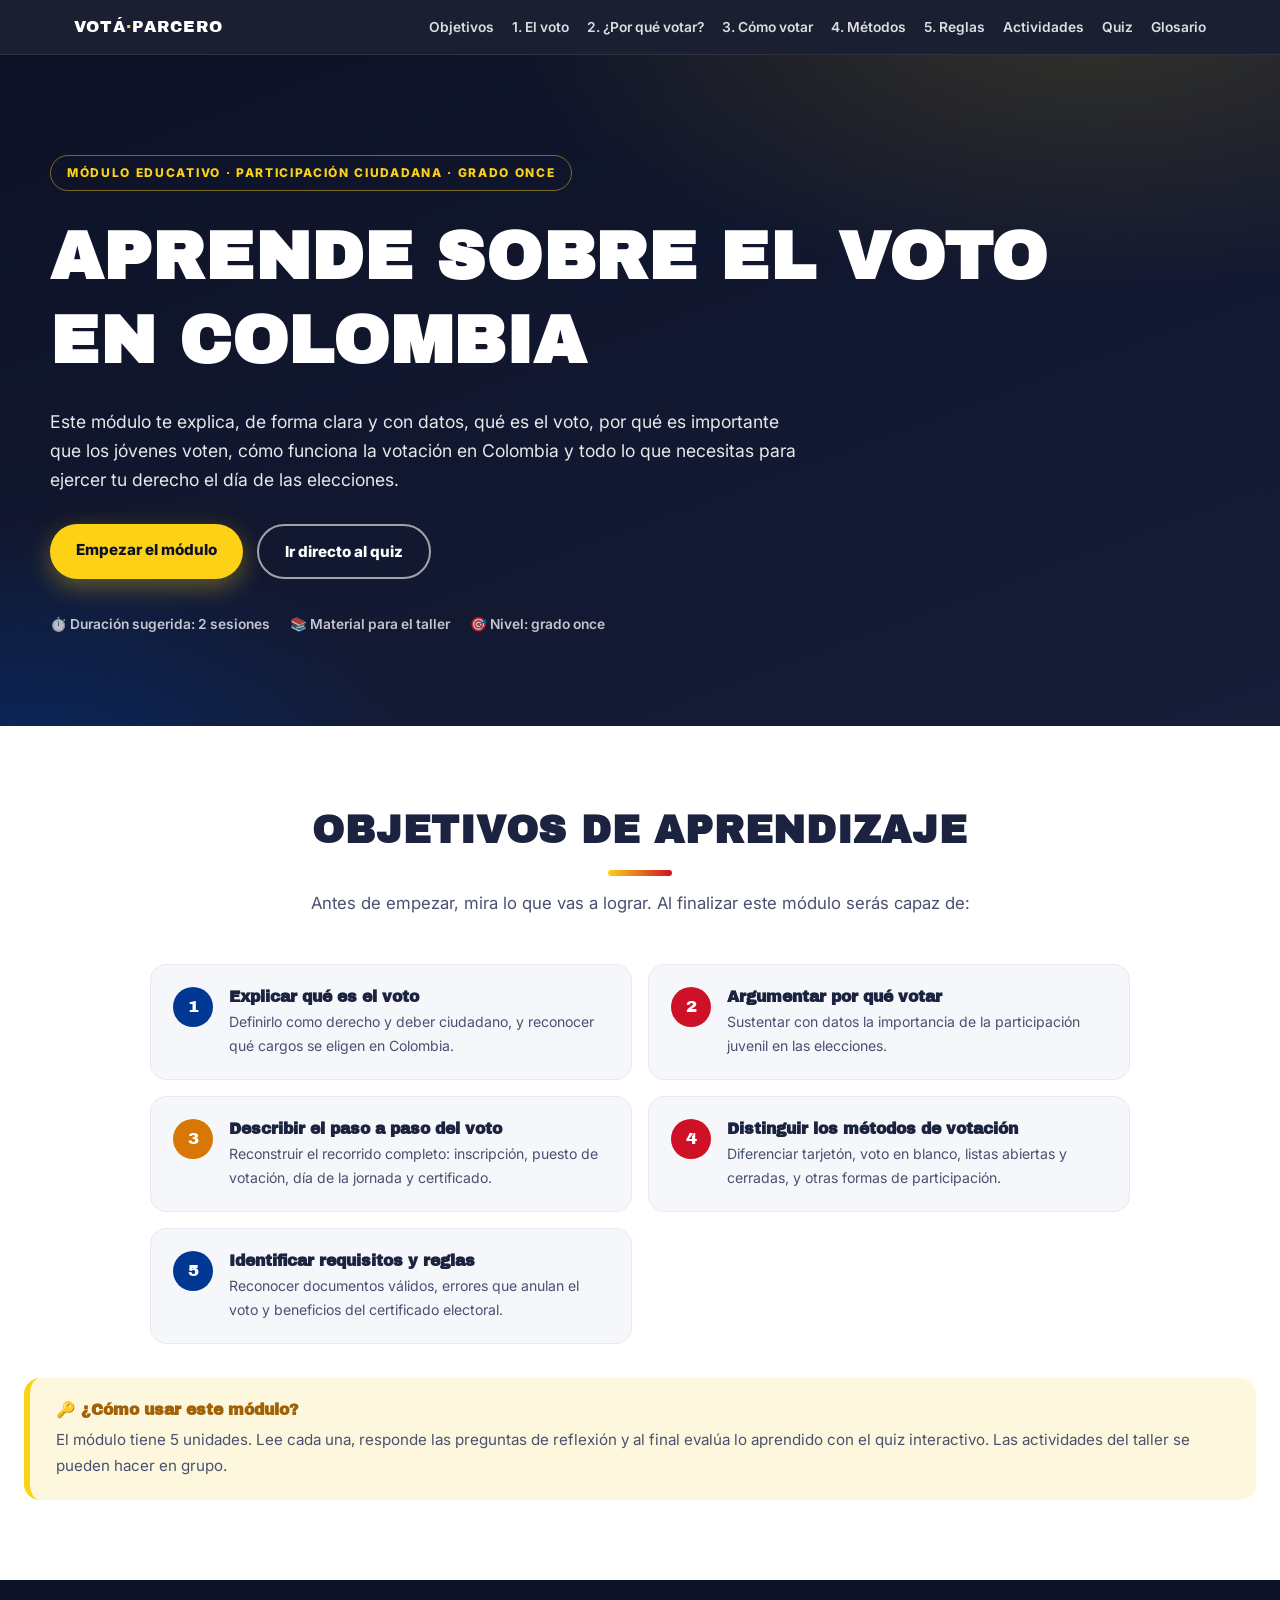
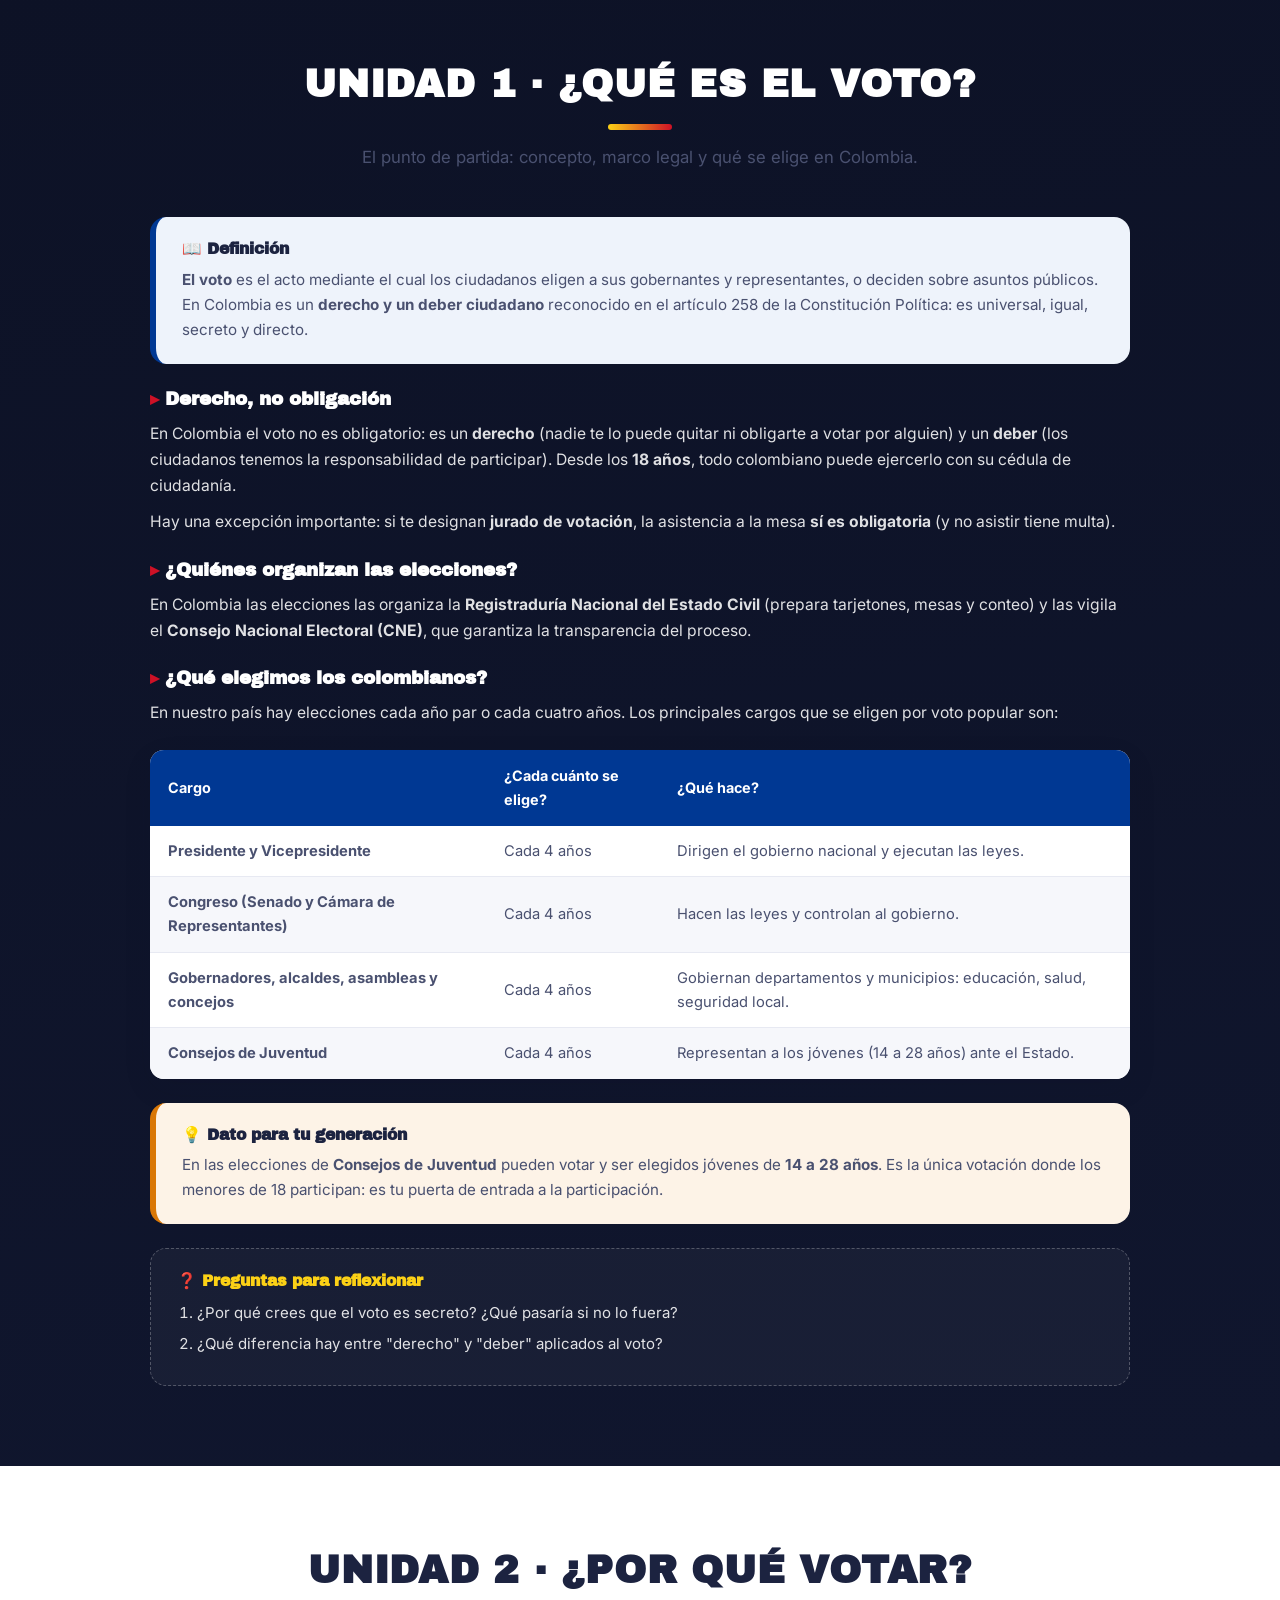
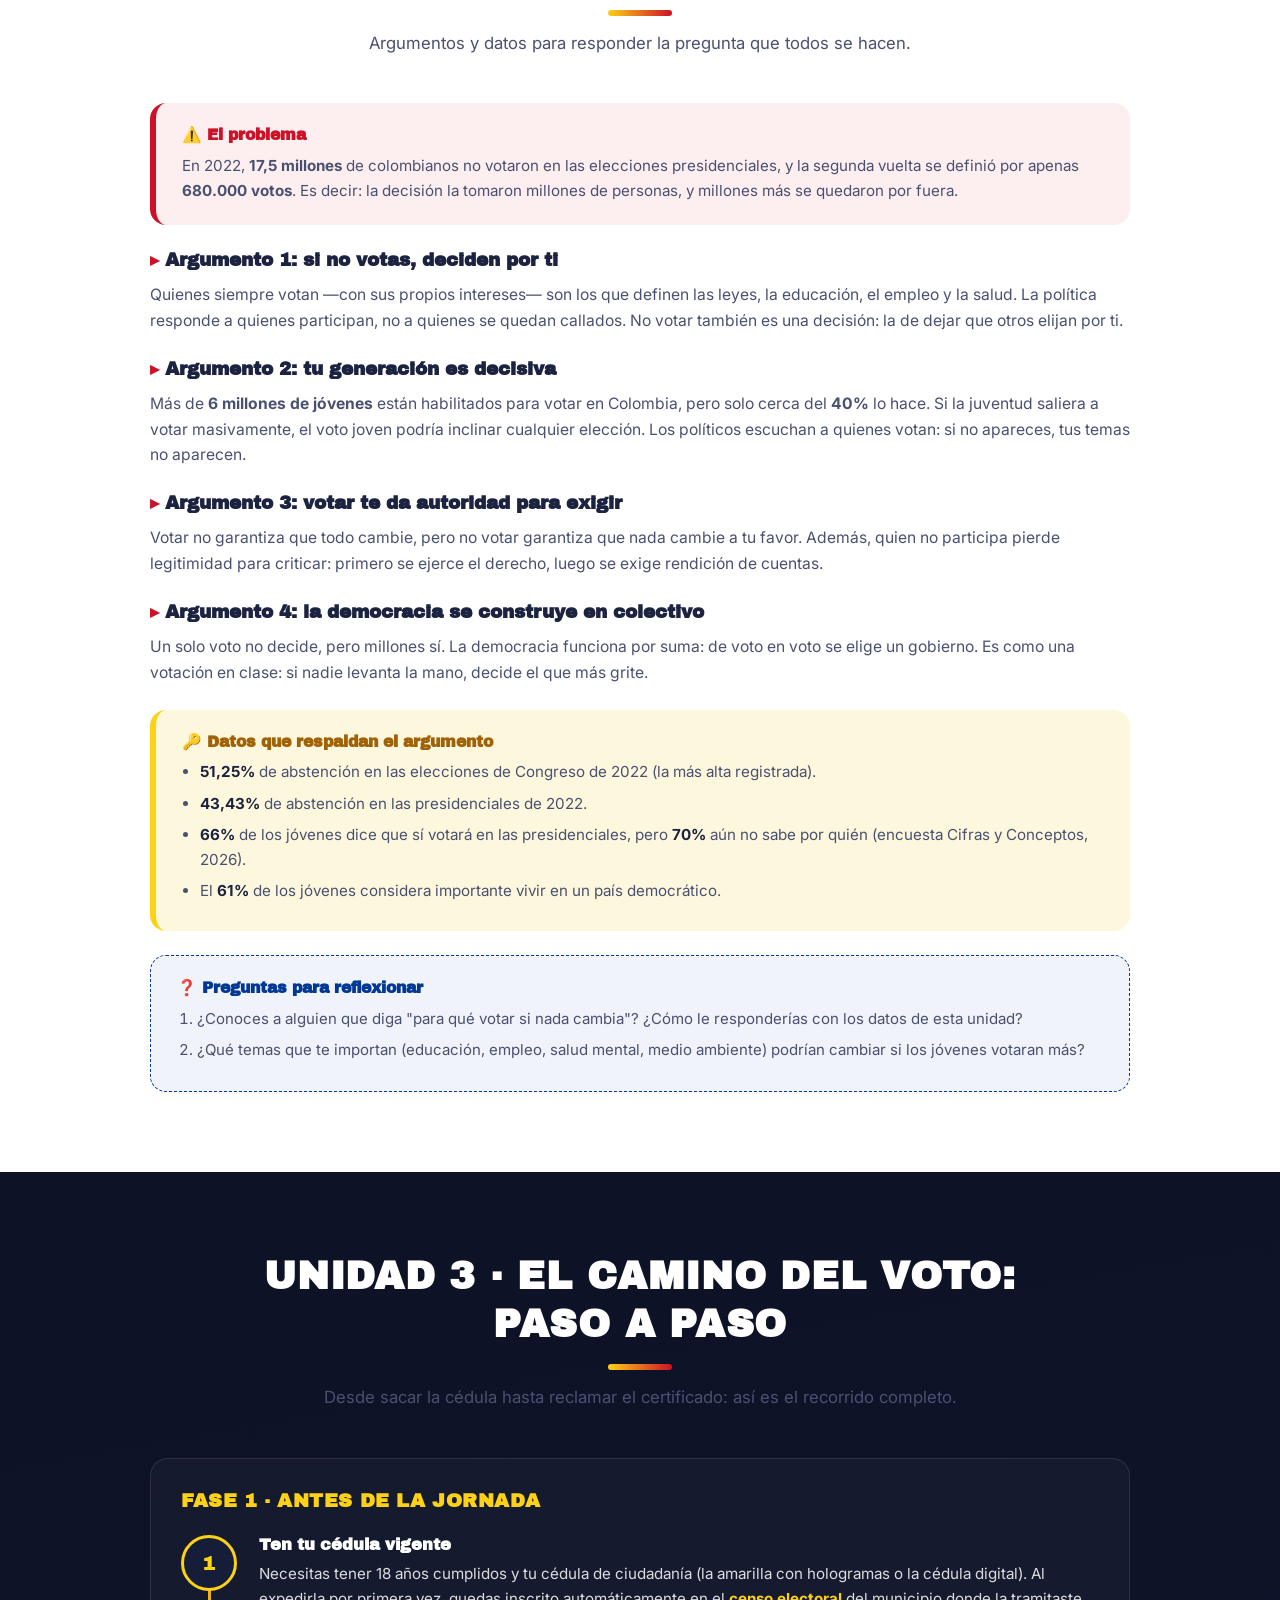
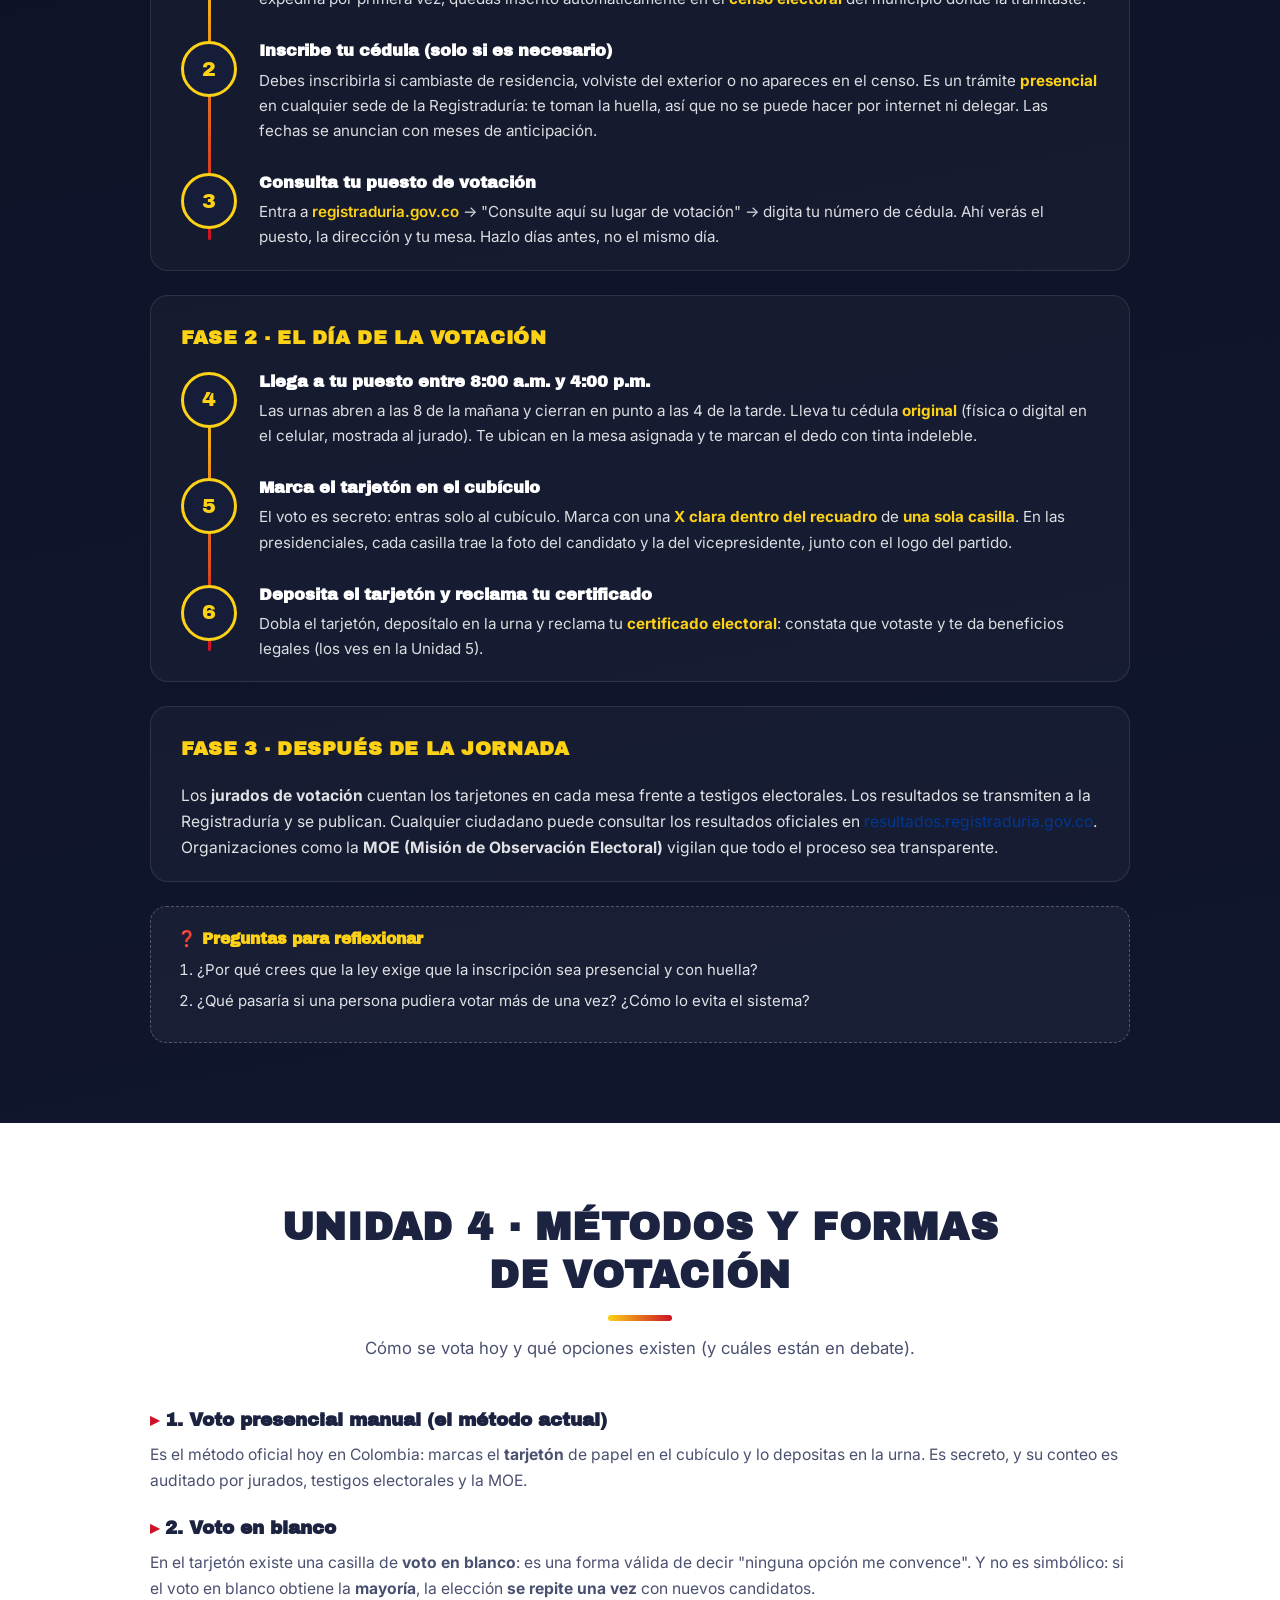
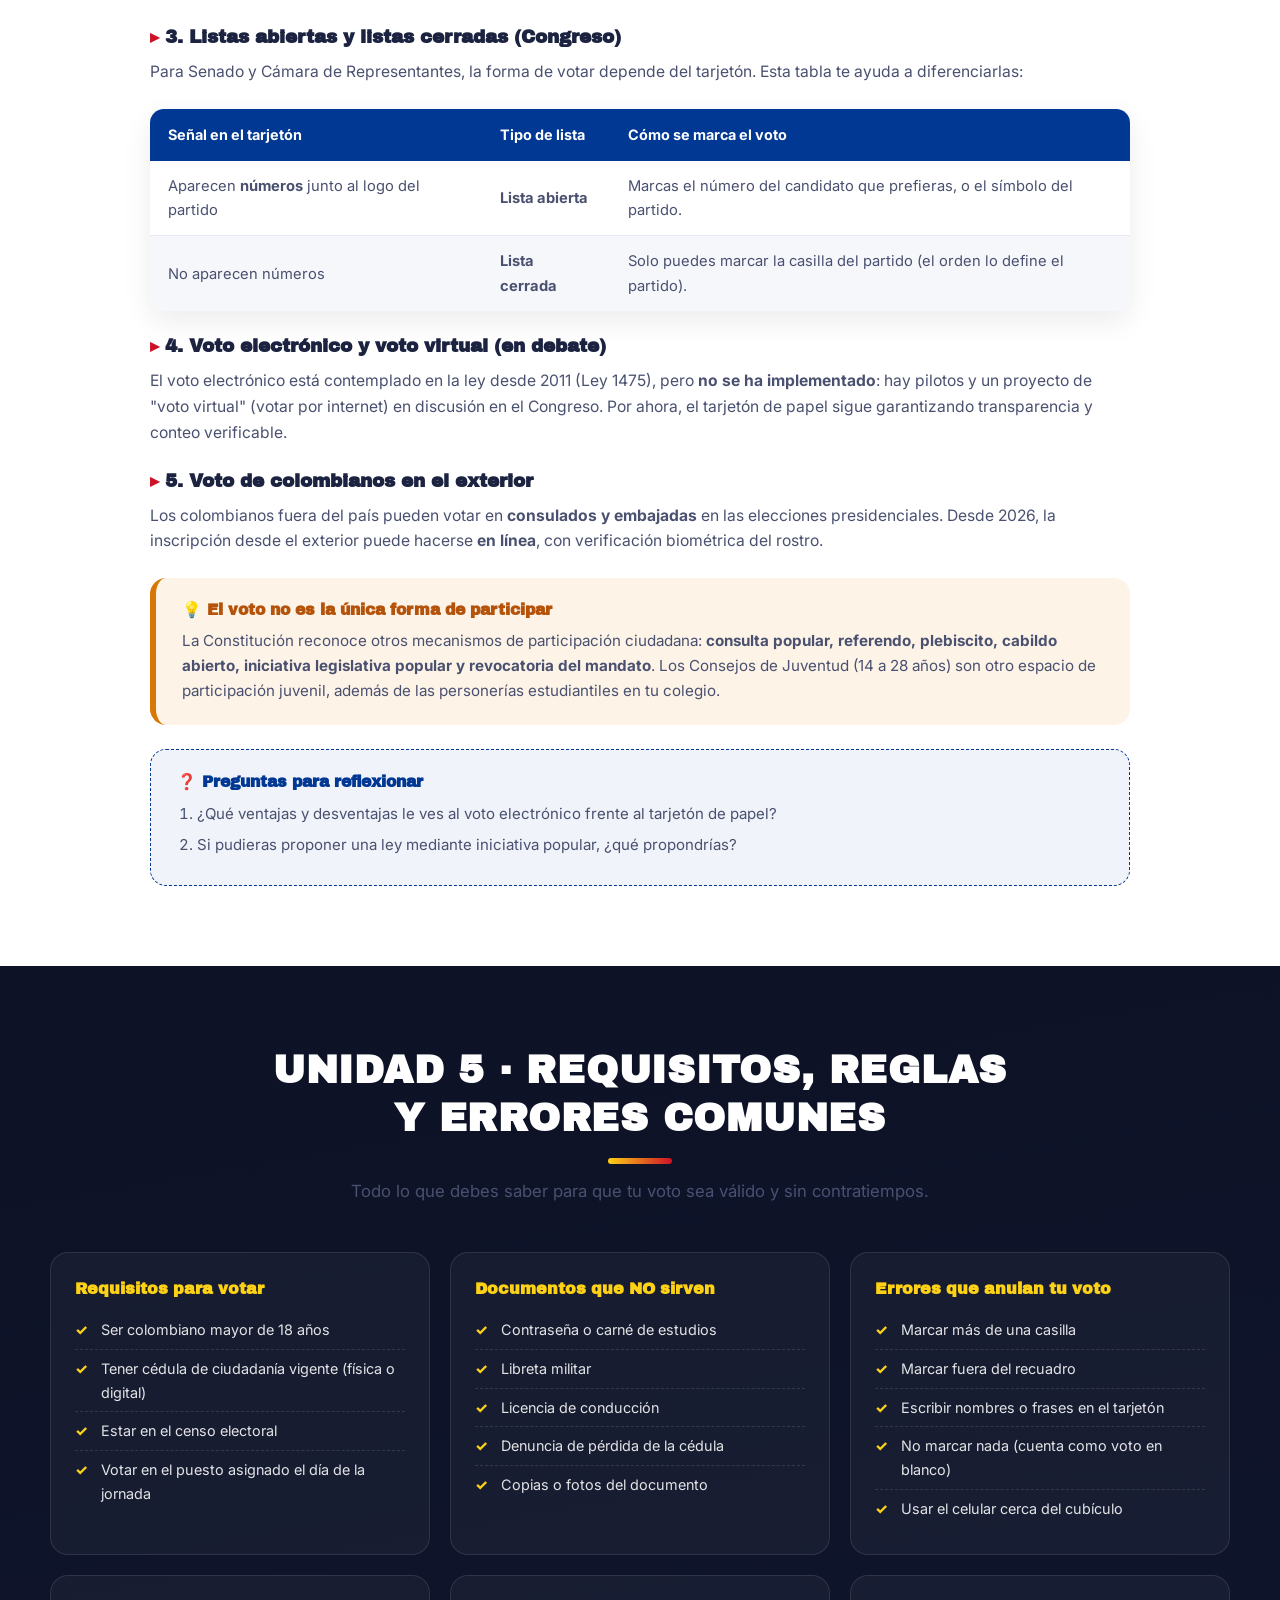
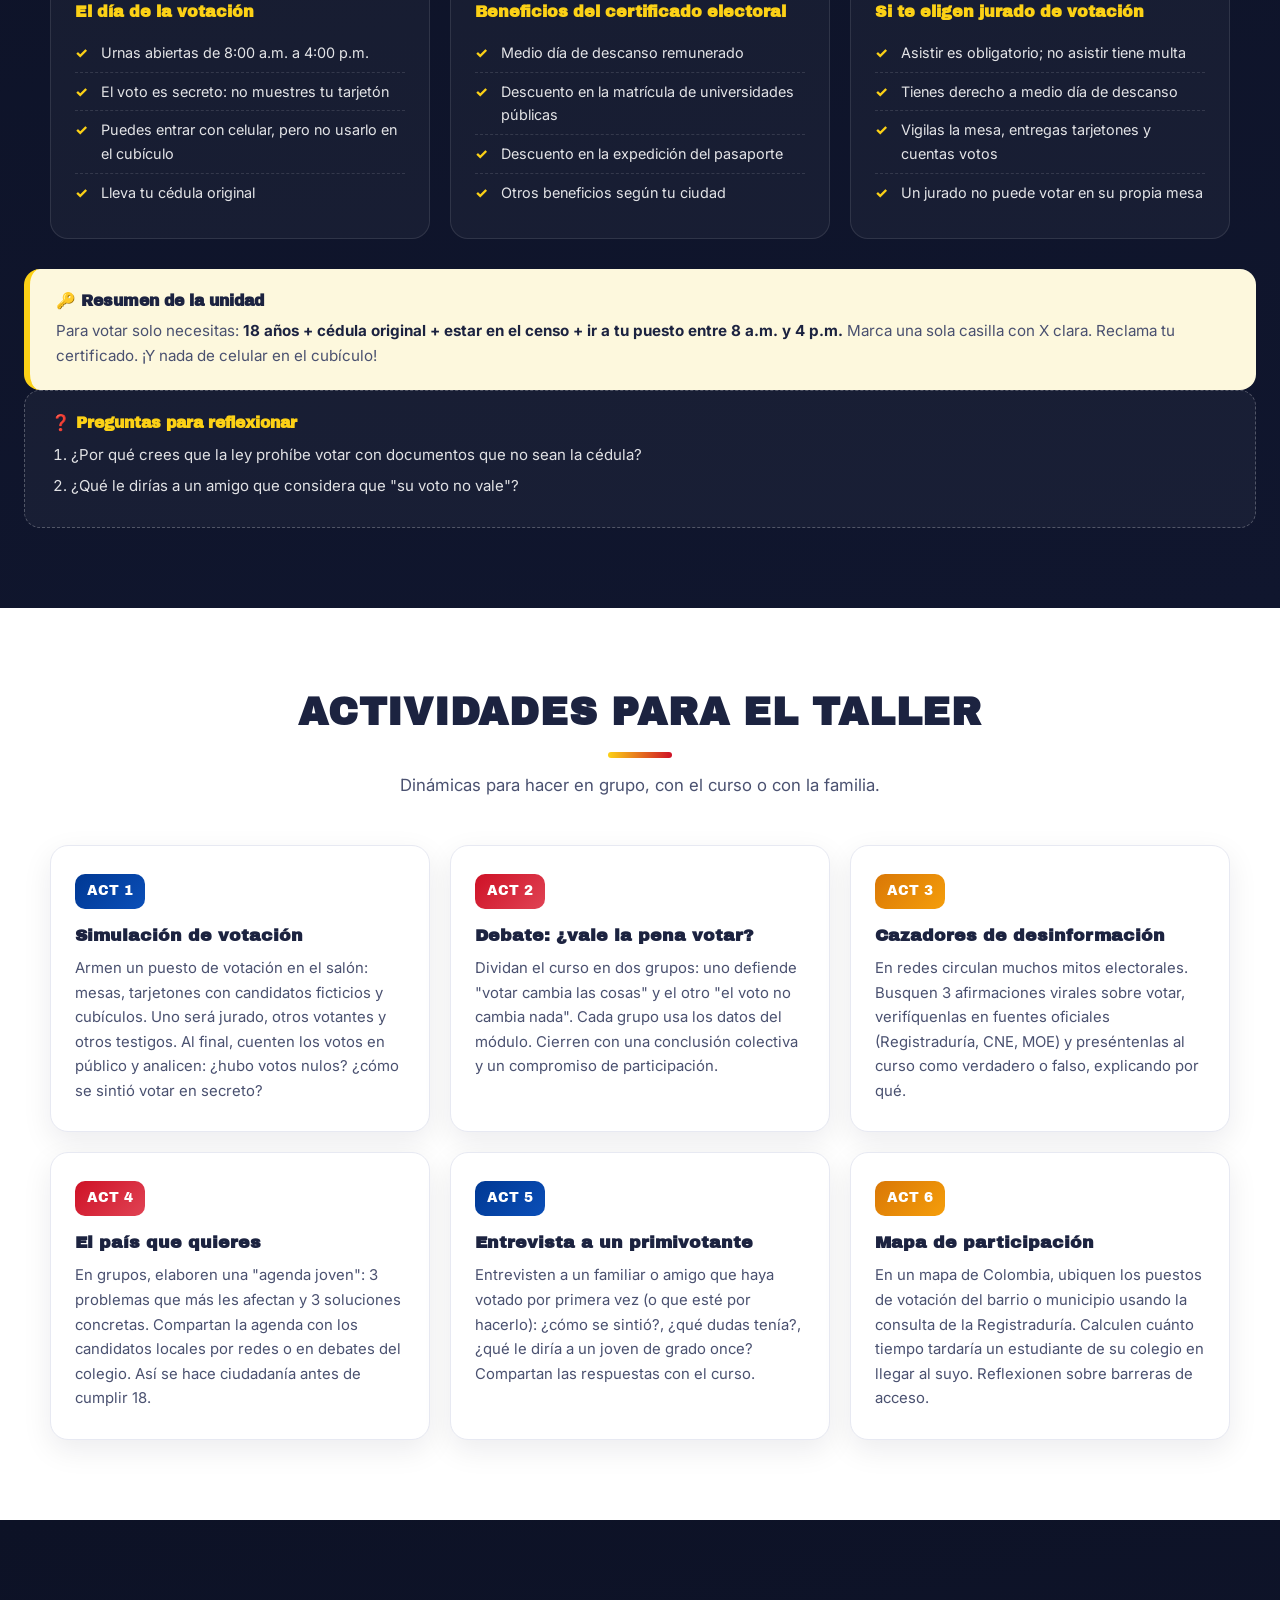
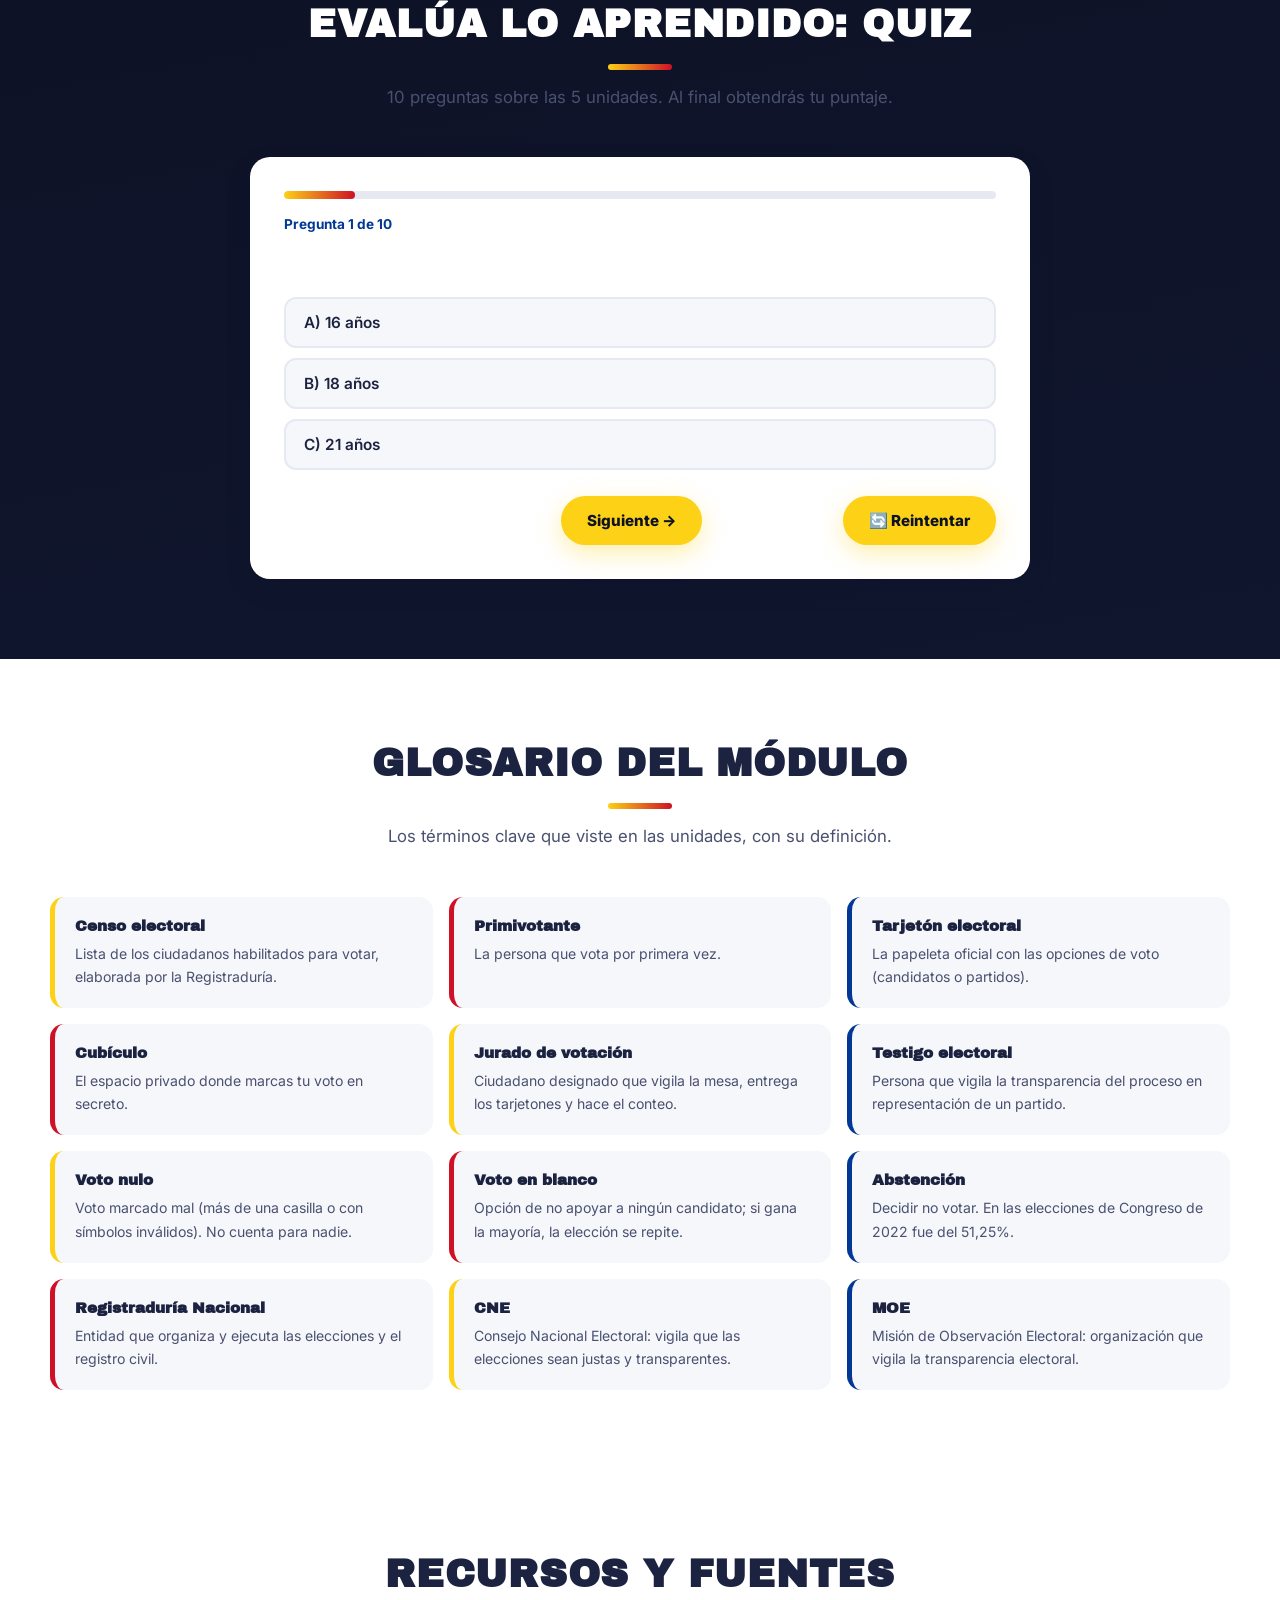
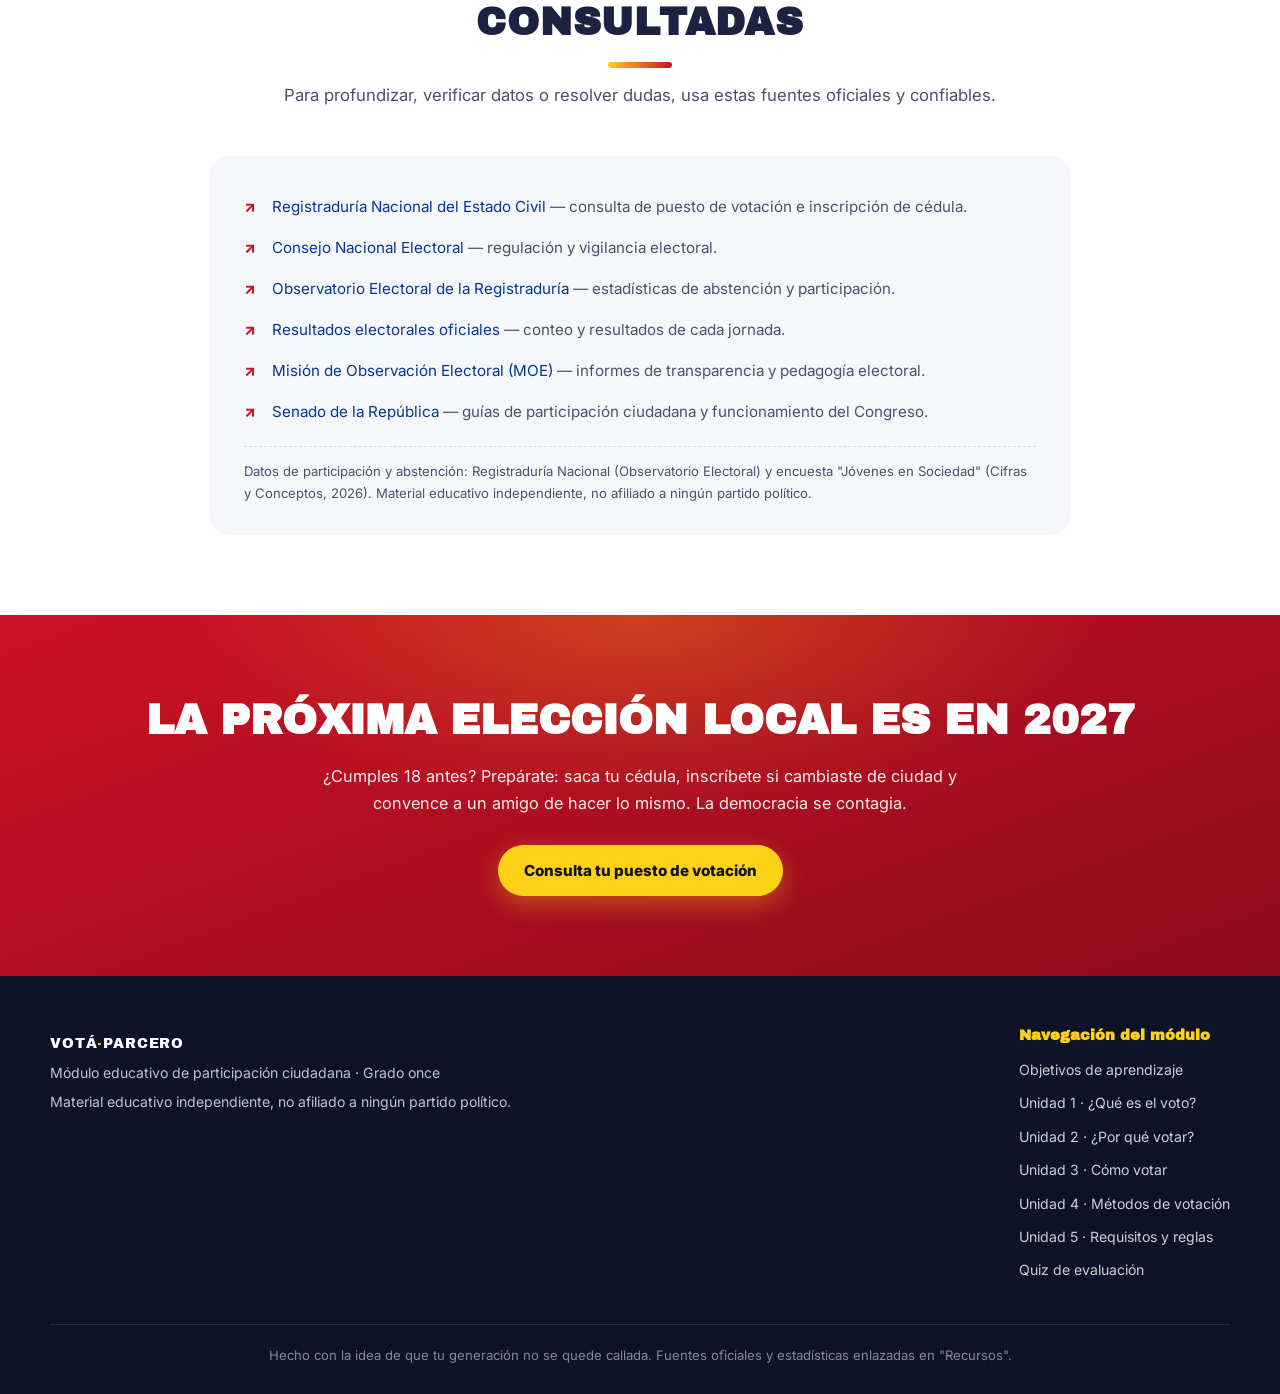
<file: index.html>
<!DOCTYPE html>
<html lang="es">
<head>
  <meta charset="UTF-8">
  <meta name="viewport" content="width=device-width, initial-scale=1.0">
  <title>Votá, Parcero — Módulo educativo: el voto en Colombia</title>
  <meta name="description" content="Módulo educativo para jóvenes: qué es el voto, por qué votar, cómo funciona la votación en Colombia y todo lo que debes saber para ejercer tu derecho. Taller grado once.">
  <link rel="preconnect" href="https://fonts.googleapis.com">
  <link rel="preconnect" href="https://fonts.gstatic.com" crossorigin>
  <link href="https://fonts.googleapis.com/css2?family=Archivo+Black&family=Inter:wght@400;600;800&display=swap" rel="stylesheet">
  <link rel="stylesheet" href="css/styles.css">
</head>
<body>
  <header class="nav">
    <div class="nav-inner">
      <a href="#inicio" class="brand">VOTÁ<span>·</span>PARCERO</a>
      <nav class="nav-links" id="navLinks">
        <a href="#objetivos">Objetivos</a>
        <a href="#unidad1">1. El voto</a>
        <a href="#unidad2">2. ¿Por qué votar?</a>
        <a href="#unidad3">3. Cómo votar</a>
        <a href="#unidad4">4. Métodos</a>
        <a href="#unidad5">5. Reglas</a>
        <a href="#actividades">Actividades</a>
        <a href="#quiz">Quiz</a>
        <a href="#glosario">Glosario</a>
      </nav>
      <button class="nav-toggle" id="navToggle" aria-label="Abrir menú">
        <span></span><span></span><span></span>
      </button>
    </div>
  </header>

  <main>
    <section class="hero" id="inicio">
      <div class="hero-content">
        <p class="hero-tag">MÓDULO EDUCATIVO · PARTICIPACIÓN CIUDADANA · GRADO ONCE</p>
        <h1>Aprende sobre el voto<br>en Colombia</h1>
        <p class="hero-sub">
          Este módulo te explica, de forma clara y con datos, qué es el voto, por qué es importante que los jóvenes voten,
          cómo funciona la votación en Colombia y todo lo que necesitas para ejercer tu derecho el día de las elecciones.
        </p>
        <div class="hero-actions">
          <a href="#objetivos" class="btn btn-yellow">Empezar el módulo</a>
          <a href="#quiz" class="btn btn-outline">Ir directo al quiz</a>
        </div>
        <div class="hero-meta">
          <span>⏱️ Duración sugerida: 2 sesiones</span>
          <span>📚 Material para el taller</span>
          <span>🎯 Nivel: grado once</span>
        </div>
      </div>
    </section>

    <section class="section" id="objetivos">
      <div class="section-head">
        <h2>Objetivos de aprendizaje</h2>
        <p>Antes de empezar, mira lo que vas a lograr. Al finalizar este módulo serás capaz de:</p>
      </div>
      <div class="objectives">
        <div class="objective">
          <span class="obj-num">1</span>
          <div>
            <h3>Explicar qué es el voto</h3>
            <p>Definirlo como derecho y deber ciudadano, y reconocer qué cargos se eligen en Colombia.</p>
          </div>
        </div>
        <div class="objective">
          <span class="obj-num">2</span>
          <div>
            <h3>Argumentar por qué votar</h3>
            <p>Sustentar con datos la importancia de la participación juvenil en las elecciones.</p>
          </div>
        </div>
        <div class="objective">
          <span class="obj-num">3</span>
          <div>
            <h3>Describir el paso a paso del voto</h3>
            <p>Reconstruir el recorrido completo: inscripción, puesto de votación, día de la jornada y certificado.</p>
          </div>
        </div>
        <div class="objective">
          <span class="obj-num">4</span>
          <div>
            <h3>Distinguir los métodos de votación</h3>
            <p>Diferenciar tarjetón, voto en blanco, listas abiertas y cerradas, y otras formas de participación.</p>
          </div>
        </div>
        <div class="objective">
          <span class="obj-num">5</span>
          <div>
            <h3>Identificar requisitos y reglas</h3>
            <p>Reconocer documentos válidos, errores que anulan el voto y beneficios del certificado electoral.</p>
          </div>
        </div>
      </div>
      <div class="callout callout-key">
        <h4>🔑 ¿Cómo usar este módulo?</h4>
        <p>El módulo tiene 5 unidades. Lee cada una, responde las preguntas de reflexión y al final evalúa lo aprendido con el quiz interactivo. Las actividades del taller se pueden hacer en grupo.</p>
      </div>
    </section>

    <section class="section section-dark" id="unidad1">
      <div class="section-head">
        <h2>Unidad 1 · ¿Qué es el voto?</h2>
        <p>El punto de partida: concepto, marco legal y qué se elige en Colombia.</p>
      </div>

      <div class="lesson">
        <div class="callout callout-def">
          <h4>📖 Definición</h4>
          <p><strong>El voto</strong> es el acto mediante el cual los ciudadanos eligen a sus gobernantes y representantes, o deciden sobre asuntos públicos. En Colombia es un <strong>derecho y un deber ciudadano</strong> reconocido en el artículo 258 de la Constitución Política: es universal, igual, secreto y directo.</p>
        </div>

        <div class="lesson-text">
          <h3>Derecho, no obligación</h3>
          <p>En Colombia el voto no es obligatorio: es un <strong>derecho</strong> (nadie te lo puede quitar ni obligarte a votar por alguien) y un <strong>deber</strong> (los ciudadanos tenemos la responsabilidad de participar). Desde los <strong>18 años</strong>, todo colombiano puede ejercerlo con su cédula de ciudadanía.</p>
          <p>Hay una excepción importante: si te designan <strong>jurado de votación</strong>, la asistencia a la mesa <strong>sí es obligatoria</strong> (y no asistir tiene multa).</p>
        </div>

        <div class="lesson-text">
          <h3>¿Quiénes organizan las elecciones?</h3>
          <p>En Colombia las elecciones las organiza la <strong>Registraduría Nacional del Estado Civil</strong> (prepara tarjetones, mesas y conteo) y las vigila el <strong>Consejo Nacional Electoral (CNE)</strong>, que garantiza la transparencia del proceso.</p>
        </div>

        <div class="lesson-text">
          <h3>¿Qué elegimos los colombianos?</h3>
          <p>En nuestro país hay elecciones cada año par o cada cuatro años. Los principales cargos que se eligen por voto popular son:</p>
        </div>

        <div class="table-wrap">
          <table class="table">
            <thead>
              <tr>
                <th>Cargo</th>
                <th>¿Cada cuánto se elige?</th>
                <th>¿Qué hace?</th>
              </tr>
            </thead>
            <tbody>
              <tr>
                <td><strong>Presidente y Vicepresidente</strong></td>
                <td>Cada 4 años</td>
                <td>Dirigen el gobierno nacional y ejecutan las leyes.</td>
              </tr>
              <tr>
                <td><strong>Congreso (Senado y Cámara de Representantes)</strong></td>
                <td>Cada 4 años</td>
                <td>Hacen las leyes y controlan al gobierno.</td>
              </tr>
              <tr>
                <td><strong>Gobernadores, alcaldes, asambleas y concejos</strong></td>
                <td>Cada 4 años</td>
                <td>Gobiernan departamentos y municipios: educación, salud, seguridad local.</td>
              </tr>
              <tr>
                <td><strong>Consejos de Juventud</strong></td>
                <td>Cada 4 años</td>
                <td>Representan a los jóvenes (14 a 28 años) ante el Estado.</td>
              </tr>
            </tbody>
          </table>
        </div>

        <div class="callout callout-tip">
          <h4>💡 Dato para tu generación</h4>
          <p>En las elecciones de <strong>Consejos de Juventud</strong> pueden votar y ser elegidos jóvenes de <strong>14 a 28 años</strong>. Es la única votación donde los menores de 18 participan: es tu puerta de entrada a la participación.</p>
        </div>

        <div class="reflection">
          <h4>❓ Preguntas para reflexionar</h4>
          <ol>
            <li>¿Por qué crees que el voto es secreto? ¿Qué pasaría si no lo fuera?</li>
            <li>¿Qué diferencia hay entre "derecho" y "deber" aplicados al voto?</li>
          </ol>
        </div>
      </div>
    </section>

    <section class="section" id="unidad2">
      <div class="section-head">
        <h2>Unidad 2 · ¿Por qué votar?</h2>
        <p>Argumentos y datos para responder la pregunta que todos se hacen.</p>
      </div>

      <div class="lesson">
        <div class="callout callout-warn">
          <h4>⚠️ El problema</h4>
          <p>En 2022, <strong>17,5 millones</strong> de colombianos no votaron en las elecciones presidenciales, y la segunda vuelta se definió por apenas <strong>680.000 votos</strong>. Es decir: la decisión la tomaron millones de personas, y millones más se quedaron por fuera.</p>
        </div>

        <div class="lesson-text">
          <h3>Argumento 1: si no votas, deciden por ti</h3>
          <p>Quienes siempre votan —con sus propios intereses— son los que definen las leyes, la educación, el empleo y la salud. La política responde a quienes participan, no a quienes se quedan callados. No votar también es una decisión: la de dejar que otros elijan por ti.</p>
        </div>

        <div class="lesson-text">
          <h3>Argumento 2: tu generación es decisiva</h3>
          <p>Más de <strong>6 millones de jóvenes</strong> están habilitados para votar en Colombia, pero solo cerca del <strong>40%</strong> lo hace. Si la juventud saliera a votar masivamente, el voto joven podría inclinar cualquier elección. Los políticos escuchan a quienes votan: si no apareces, tus temas no aparecen.</p>
        </div>

        <div class="lesson-text">
          <h3>Argumento 3: votar te da autoridad para exigir</h3>
          <p>Votar no garantiza que todo cambie, pero no votar garantiza que nada cambie a tu favor. Además, quien no participa pierde legitimidad para criticar: primero se ejerce el derecho, luego se exige rendición de cuentas.</p>
        </div>

        <div class="lesson-text">
          <h3>Argumento 4: la democracia se construye en colectivo</h3>
          <p>Un solo voto no decide, pero millones sí. La democracia funciona por suma: de voto en voto se elige un gobierno. Es como una votación en clase: si nadie levanta la mano, decide el que más grite.</p>
        </div>

        <div class="callout callout-key">
          <h4>🔑 Datos que respaldan el argumento</h4>
          <ul>
            <li><strong>51,25%</strong> de abstención en las elecciones de Congreso de 2022 (la más alta registrada).</li>
            <li><strong>43,43%</strong> de abstención en las presidenciales de 2022.</li>
            <li><strong>66%</strong> de los jóvenes dice que sí votará en las presidenciales, pero <strong>70%</strong> aún no sabe por quién (encuesta Cifras y Conceptos, 2026).</li>
            <li>El <strong>61%</strong> de los jóvenes considera importante vivir en un país democrático.</li>
          </ul>
        </div>

        <div class="reflection">
          <h4>❓ Preguntas para reflexionar</h4>
          <ol>
            <li>¿Conoces a alguien que diga "para qué votar si nada cambia"? ¿Cómo le responderías con los datos de esta unidad?</li>
            <li>¿Qué temas que te importan (educación, empleo, salud mental, medio ambiente) podrían cambiar si los jóvenes votaran más?</li>
          </ol>
        </div>
      </div>
    </section>

    <section class="section section-dark" id="unidad3">
      <div class="section-head">
        <h2>Unidad 3 · El camino del voto: paso a paso</h2>
        <p>Desde sacar la cédula hasta reclamar el certificado: así es el recorrido completo.</p>
      </div>

      <div class="lesson">
        <div class="phase">
          <h3>Fase 1 · Antes de la jornada</h3>
          <ol class="timeline">
            <li>
              <span class="step">1</span>
              <div>
                <h4>Ten tu cédula vigente</h4>
                <p>Necesitas tener 18 años cumplidos y tu cédula de ciudadanía (la amarilla con hologramas o la cédula digital). Al expedirla por primera vez, quedas inscrito automáticamente en el <strong>censo electoral</strong> del municipio donde la tramitaste.</p>
              </div>
            </li>
            <li>
              <span class="step">2</span>
              <div>
                <h4>Inscribe tu cédula (solo si es necesario)</h4>
                <p>Debes inscribirla si cambiaste de residencia, volviste del exterior o no apareces en el censo. Es un trámite <strong>presencial</strong> en cualquier sede de la Registraduría: te toman la huella, así que no se puede hacer por internet ni delegar. Las fechas se anuncian con meses de anticipación.</p>
              </div>
            </li>
            <li>
              <span class="step">3</span>
              <div>
                <h4>Consulta tu puesto de votación</h4>
                <p>Entra a <a href="https://www.registraduria.gov.co" target="_blank" rel="noopener">registraduria.gov.co</a> → "Consulte aquí su lugar de votación" → digita tu número de cédula. Ahí verás el puesto, la dirección y tu mesa. Hazlo días antes, no el mismo día.</p>
              </div>
            </li>
          </ol>
        </div>

        <div class="phase">
          <h3>Fase 2 · El día de la votación</h3>
          <ol class="timeline">
            <li>
              <span class="step">4</span>
              <div>
                <h4>Llega a tu puesto entre 8:00 a.m. y 4:00 p.m.</h4>
                <p>Las urnas abren a las 8 de la mañana y cierran en punto a las 4 de la tarde. Lleva tu cédula <strong>original</strong> (física o digital en el celular, mostrada al jurado). Te ubican en la mesa asignada y te marcan el dedo con tinta indeleble.</p>
              </div>
            </li>
            <li>
              <span class="step">5</span>
              <div>
                <h4>Marca el tarjetón en el cubículo</h4>
                <p>El voto es secreto: entras solo al cubículo. Marca con una <strong>X clara dentro del recuadro</strong> de <strong>una sola casilla</strong>. En las presidenciales, cada casilla trae la foto del candidato y la del vicepresidente, junto con el logo del partido.</p>
              </div>
            </li>
            <li>
              <span class="step">6</span>
              <div>
                <h4>Deposita el tarjetón y reclama tu certificado</h4>
                <p>Dobla el tarjetón, deposítalo en la urna y reclama tu <strong>certificado electoral</strong>: constata que votaste y te da beneficios legales (los ves en la Unidad 5).</p>
              </div>
            </li>
          </ol>
        </div>

        <div class="phase">
          <h3>Fase 3 · Después de la jornada</h3>
          <div class="lesson-text">
            <p>Los <strong>jurados de votación</strong> cuentan los tarjetones en cada mesa frente a testigos electorales. Los resultados se transmiten a la Registraduría y se publican. Cualquier ciudadano puede consultar los resultados oficiales en <a href="https://resultados.registraduria.gov.co" target="_blank" rel="noopener">resultados.registraduria.gov.co</a>. Organizaciones como la <strong>MOE (Misión de Observación Electoral)</strong> vigilan que todo el proceso sea transparente.</p>
          </div>
        </div>

        <div class="reflection">
          <h4>❓ Preguntas para reflexionar</h4>
          <ol>
            <li>¿Por qué crees que la ley exige que la inscripción sea presencial y con huella?</li>
            <li>¿Qué pasaría si una persona pudiera votar más de una vez? ¿Cómo lo evita el sistema?</li>
          </ol>
        </div>
      </div>
    </section>

    <section class="section" id="unidad4">
      <div class="section-head">
        <h2>Unidad 4 · Métodos y formas de votación</h2>
        <p>Cómo se vota hoy y qué opciones existen (y cuáles están en debate).</p>
      </div>

      <div class="lesson">
        <div class="lesson-text">
          <h3>1. Voto presencial manual (el método actual)</h3>
          <p>Es el método oficial hoy en Colombia: marcas el <strong>tarjetón</strong> de papel en el cubículo y lo depositas en la urna. Es secreto, y su conteo es auditado por jurados, testigos electorales y la MOE.</p>
        </div>

        <div class="lesson-text">
          <h3>2. Voto en blanco</h3>
          <p>En el tarjetón existe una casilla de <strong>voto en blanco</strong>: es una forma válida de decir "ninguna opción me convence". Y no es simbólico: si el voto en blanco obtiene la <strong>mayoría</strong>, la elección <strong>se repite una vez</strong> con nuevos candidatos.</p>
        </div>

        <div class="lesson-text">
          <h3>3. Listas abiertas y listas cerradas (Congreso)</h3>
          <p>Para Senado y Cámara de Representantes, la forma de votar depende del tarjetón. Esta tabla te ayuda a diferenciarlas:</p>
        </div>

        <div class="table-wrap">
          <table class="table">
            <thead>
              <tr>
                <th>Señal en el tarjetón</th>
                <th>Tipo de lista</th>
                <th>Cómo se marca el voto</th>
              </tr>
            </thead>
            <tbody>
              <tr>
                <td>Aparecen <strong>números</strong> junto al logo del partido</td>
                <td><strong>Lista abierta</strong></td>
                <td>Marcas el número del candidato que prefieras, o el símbolo del partido.</td>
              </tr>
              <tr>
                <td>No aparecen números</td>
                <td><strong>Lista cerrada</strong></td>
                <td>Solo puedes marcar la casilla del partido (el orden lo define el partido).</td>
              </tr>
            </tbody>
          </table>
        </div>

        <div class="lesson-text">
          <h3>4. Voto electrónico y voto virtual (en debate)</h3>
          <p>El voto electrónico está contemplado en la ley desde 2011 (Ley 1475), pero <strong>no se ha implementado</strong>: hay pilotos y un proyecto de "voto virtual" (votar por internet) en discusión en el Congreso. Por ahora, el tarjetón de papel sigue garantizando transparencia y conteo verificable.</p>
        </div>

        <div class="lesson-text">
          <h3>5. Voto de colombianos en el exterior</h3>
          <p>Los colombianos fuera del país pueden votar en <strong>consulados y embajadas</strong> en las elecciones presidenciales. Desde 2026, la inscripción desde el exterior puede hacerse <strong>en línea</strong>, con verificación biométrica del rostro.</p>
        </div>

        <div class="callout callout-tip">
          <h4>💡 El voto no es la única forma de participar</h4>
          <p>La Constitución reconoce otros mecanismos de participación ciudadana: <strong>consulta popular, referendo, plebiscito, cabildo abierto, iniciativa legislativa popular y revocatoria del mandato</strong>. Los Consejos de Juventud (14 a 28 años) son otro espacio de participación juvenil, además de las personerías estudiantiles en tu colegio.</p>
        </div>

        <div class="reflection">
          <h4>❓ Preguntas para reflexionar</h4>
          <ol>
            <li>¿Qué ventajas y desventajas le ves al voto electrónico frente al tarjetón de papel?</li>
            <li>Si pudieras proponer una ley mediante iniciativa popular, ¿qué propondrías?</li>
          </ol>
        </div>
      </div>
    </section>

    <section class="section section-dark" id="unidad5">
      <div class="section-head">
        <h2>Unidad 5 · Requisitos, reglas y errores comunes</h2>
        <p>Todo lo que debes saber para que tu voto sea válido y sin contratiempos.</p>
      </div>

      <div class="grid">
        <div class="fact">
          <h3>Requisitos para votar</h3>
          <ul>
            <li>Ser colombiano mayor de 18 años</li>
            <li>Tener cédula de ciudadanía vigente (física o digital)</li>
            <li>Estar en el censo electoral</li>
            <li>Votar en el puesto asignado el día de la jornada</li>
          </ul>
        </div>
        <div class="fact">
          <h3>Documentos que NO sirven</h3>
          <ul>
            <li>Contraseña o carné de estudios</li>
            <li>Libreta militar</li>
            <li>Licencia de conducción</li>
            <li>Denuncia de pérdida de la cédula</li>
            <li>Copias o fotos del documento</li>
          </ul>
        </div>
        <div class="fact">
          <h3>Errores que anulan tu voto</h3>
          <ul>
            <li>Marcar más de una casilla</li>
            <li>Marcar fuera del recuadro</li>
            <li>Escribir nombres o frases en el tarjetón</li>
            <li>No marcar nada (cuenta como voto en blanco)</li>
            <li>Usar el celular cerca del cubículo</li>
          </ul>
        </div>
        <div class="fact">
          <h3>El día de la votación</h3>
          <ul>
            <li>Urnas abiertas de 8:00 a.m. a 4:00 p.m.</li>
            <li>El voto es secreto: no muestres tu tarjetón</li>
            <li>Puedes entrar con celular, pero no usarlo en el cubículo</li>
            <li>Lleva tu cédula original</li>
          </ul>
        </div>
        <div class="fact">
          <h3>Beneficios del certificado electoral</h3>
          <ul>
            <li>Medio día de descanso remunerado</li>
            <li>Descuento en la matrícula de universidades públicas</li>
            <li>Descuento en la expedición del pasaporte</li>
            <li>Otros beneficios según tu ciudad</li>
          </ul>
        </div>
        <div class="fact">
          <h3>Si te eligen jurado de votación</h3>
          <ul>
            <li>Asistir es obligatorio; no asistir tiene multa</li>
            <li>Tienes derecho a medio día de descanso</li>
            <li>Vigilas la mesa, entregas tarjetones y cuentas votos</li>
            <li>Un jurado no puede votar en su propia mesa</li>
          </ul>
        </div>
      </div>

      <div class="callout callout-key">
        <h4>🔑 Resumen de la unidad</h4>
        <p>Para votar solo necesitas: <strong>18 años + cédula original + estar en el censo + ir a tu puesto entre 8 a.m. y 4 p.m.</strong> Marca una sola casilla con X clara. Reclama tu certificado. ¡Y nada de celular en el cubículo!</p>
      </div>

      <div class="reflection">
        <h4>❓ Preguntas para reflexionar</h4>
        <ol>
          <li>¿Por qué crees que la ley prohíbe votar con documentos que no sean la cédula?</li>
          <li>¿Qué le dirías a un amigo que considera que "su voto no vale"?</li>
        </ol>
      </div>
    </section>

    <section class="section" id="actividades">
      <div class="section-head">
        <h2>Actividades para el taller</h2>
        <p>Dinámicas para hacer en grupo, con el curso o con la familia.</p>
      </div>
      <div class="cards">
        <article class="card">
          <span class="card-num">ACT 1</span>
          <h3>Simulación de votación</h3>
          <p>Armen un puesto de votación en el salón: mesas, tarjetones con candidatos ficticios y cubículos. Uno será jurado, otros votantes y otros testigos. Al final, cuenten los votos en público y analicen: ¿hubo votos nulos? ¿cómo se sintió votar en secreto?</p>
        </article>
        <article class="card">
          <span class="card-num">ACT 2</span>
          <h3>Debate: ¿vale la pena votar?</h3>
          <p>Dividan el curso en dos grupos: uno defiende "votar cambia las cosas" y el otro "el voto no cambia nada". Cada grupo usa los datos del módulo. Cierren con una conclusión colectiva y un compromiso de participación.</p>
        </article>
        <article class="card">
          <span class="card-num">ACT 3</span>
          <h3>Cazadores de desinformación</h3>
          <p>En redes circulan muchos mitos electorales. Busquen 3 afirmaciones virales sobre votar, verifíquenlas en fuentes oficiales (Registraduría, CNE, MOE) y preséntenlas al curso como verdadero o falso, explicando por qué.</p>
        </article>
        <article class="card">
          <span class="card-num">ACT 4</span>
          <h3>El país que quieres</h3>
          <p>En grupos, elaboren una "agenda joven": 3 problemas que más les afectan y 3 soluciones concretas. Compartan la agenda con los candidatos locales por redes o en debates del colegio. Así se hace ciudadanía antes de cumplir 18.</p>
        </article>
        <article class="card">
          <span class="card-num">ACT 5</span>
          <h3>Entrevista a un primivotante</h3>
          <p>Entrevisten a un familiar o amigo que haya votado por primera vez (o que esté por hacerlo): ¿cómo se sintió?, ¿qué dudas tenía?, ¿qué le diría a un joven de grado once? Compartan las respuestas con el curso.</p>
        </article>
        <article class="card">
          <span class="card-num">ACT 6</span>
          <h3>Mapa de participación</h3>
          <p>En un mapa de Colombia, ubiquen los puestos de votación del barrio o municipio usando la consulta de la Registraduría. Calculen cuánto tiempo tardaría un estudiante de su colegio en llegar al suyo. Reflexionen sobre barreras de acceso.</p>
        </article>
      </div>
    </section>

    <section class="section section-dark" id="quiz">
      <div class="section-head">
        <h2>Evalúa lo aprendido: quiz</h2>
        <p>10 preguntas sobre las 5 unidades. Al final obtendrás tu puntaje.</p>
      </div>
      <div class="quiz" id="quiz">
        <div class="quiz-progress">
          <div class="quiz-progress-bar" id="quizProgress"></div>
        </div>
        <p class="quiz-counter" id="quizCounter">Pregunta 1 de 10</p>
        <div class="quiz-body" id="quizBody"></div>
        <div class="quiz-nav">
          <button class="btn btn-outline quiz-btn" id="quizPrev" hidden>← Anterior</button>
          <button class="btn btn-yellow quiz-btn" id="quizNext">Siguiente →</button>
          <button class="btn btn-yellow quiz-btn" id="quizRestart" hidden>🔄 Reintentar</button>
        </div>
      </div>
    </section>

    <section class="section" id="glosario">
      <div class="section-head">
        <h2>Glosario del módulo</h2>
        <p>Los términos clave que viste en las unidades, con su definición.</p>
      </div>
      <div class="glossary">
        <div class="term"><h3>Censo electoral</h3><p>Lista de los ciudadanos habilitados para votar, elaborada por la Registraduría.</p></div>
        <div class="term"><h3>Primivotante</h3><p>La persona que vota por primera vez.</p></div>
        <div class="term"><h3>Tarjetón electoral</h3><p>La papeleta oficial con las opciones de voto (candidatos o partidos).</p></div>
        <div class="term"><h3>Cubículo</h3><p>El espacio privado donde marcas tu voto en secreto.</p></div>
        <div class="term"><h3>Jurado de votación</h3><p>Ciudadano designado que vigila la mesa, entrega los tarjetones y hace el conteo.</p></div>
        <div class="term"><h3>Testigo electoral</h3><p>Persona que vigila la transparencia del proceso en representación de un partido.</p></div>
        <div class="term"><h3>Voto nulo</h3><p>Voto marcado mal (más de una casilla o con símbolos inválidos). No cuenta para nadie.</p></div>
        <div class="term"><h3>Voto en blanco</h3><p>Opción de no apoyar a ningún candidato; si gana la mayoría, la elección se repite.</p></div>
        <div class="term"><h3>Abstención</h3><p>Decidir no votar. En las elecciones de Congreso de 2022 fue del 51,25%.</p></div>
        <div class="term"><h3>Registraduría Nacional</h3><p>Entidad que organiza y ejecuta las elecciones y el registro civil.</p></div>
        <div class="term"><h3>CNE</h3><p>Consejo Nacional Electoral: vigila que las elecciones sean justas y transparentes.</p></div>
        <div class="term"><h3>MOE</h3><p>Misión de Observación Electoral: organización que vigila la transparencia electoral.</p></div>
      </div>
    </section>

    <section class="section" id="recursos">
      <div class="section-head">
        <h2>Recursos y fuentes consultadas</h2>
        <p>Para profundizar, verificar datos o resolver dudas, usa estas fuentes oficiales y confiables.</p>
      </div>
      <div class="sources">
        <ul>
          <li><a href="https://www.registraduria.gov.co" target="_blank" rel="noopener">Registraduría Nacional del Estado Civil</a> — consulta de puesto de votación e inscripción de cédula.</li>
          <li><a href="https://www.cne.gov.co" target="_blank" rel="noopener">Consejo Nacional Electoral</a> — regulación y vigilancia electoral.</li>
          <li><a href="https://observatorio.registraduria.gov.co" target="_blank" rel="noopener">Observatorio Electoral de la Registraduría</a> — estadísticas de abstención y participación.</li>
          <li><a href="https://resultados.registraduria.gov.co" target="_blank" rel="noopener">Resultados electorales oficiales</a> — conteo y resultados de cada jornada.</li>
          <li><a href="https://moebogota.org" target="_blank" rel="noopener">Misión de Observación Electoral (MOE)</a> — informes de transparencia y pedagogía electoral.</li>
          <li><a href="https://www.senado.gov.co" target="_blank" rel="noopener">Senado de la República</a> — guías de participación ciudadana y funcionamiento del Congreso.</li>
        </ul>
        <p class="sources-note">Datos de participación y abstención: Registraduría Nacional (Observatorio Electoral) y encuesta "Jóvenes en Sociedad" (Cifras y Conceptos, 2026). Material educativo independiente, no afiliado a ningún partido político.</p>
      </div>
    </section>

    <section class="cta">
      <h2>La próxima elección local es en 2027</h2>
      <p>¿Cumples 18 antes? Prepárate: saca tu cédula, inscríbete si cambiaste de ciudad y convence a un amigo de hacer lo mismo. La democracia se contagia.</p>
      <a href="https://www.registraduria.gov.co" target="_blank" rel="noopener" class="btn btn-yellow">Consulta tu puesto de votación</a>
    </section>
  </main>

  <footer class="footer">
    <div class="footer-inner">
      <div>
        <p class="brand">VOTÁ<span>·</span>PARCERO</p>
        <p>Módulo educativo de participación ciudadana · Grado once</p>
        <p>Material educativo independiente, no afiliado a ningún partido político.</p>
      </div>
      <div class="footer-links">
        <h4>Navegación del módulo</h4>
        <ul>
          <li><a href="#objetivos">Objetivos de aprendizaje</a></li>
          <li><a href="#unidad1">Unidad 1 · ¿Qué es el voto?</a></li>
          <li><a href="#unidad2">Unidad 2 · ¿Por qué votar?</a></li>
          <li><a href="#unidad3">Unidad 3 · Cómo votar</a></li>
          <li><a href="#unidad4">Unidad 4 · Métodos de votación</a></li>
          <li><a href="#unidad5">Unidad 5 · Requisitos y reglas</a></li>
          <li><a href="#quiz">Quiz de evaluación</a></li>
        </ul>
      </div>
    </div>
    <p class="footer-note">Hecho con la idea de que tu generación no se quede callada. Fuentes oficiales y estadísticas enlazadas en "Recursos".</p>
  </footer>

  <script src="js/main.js"></script>
</body>
</html>
</file>
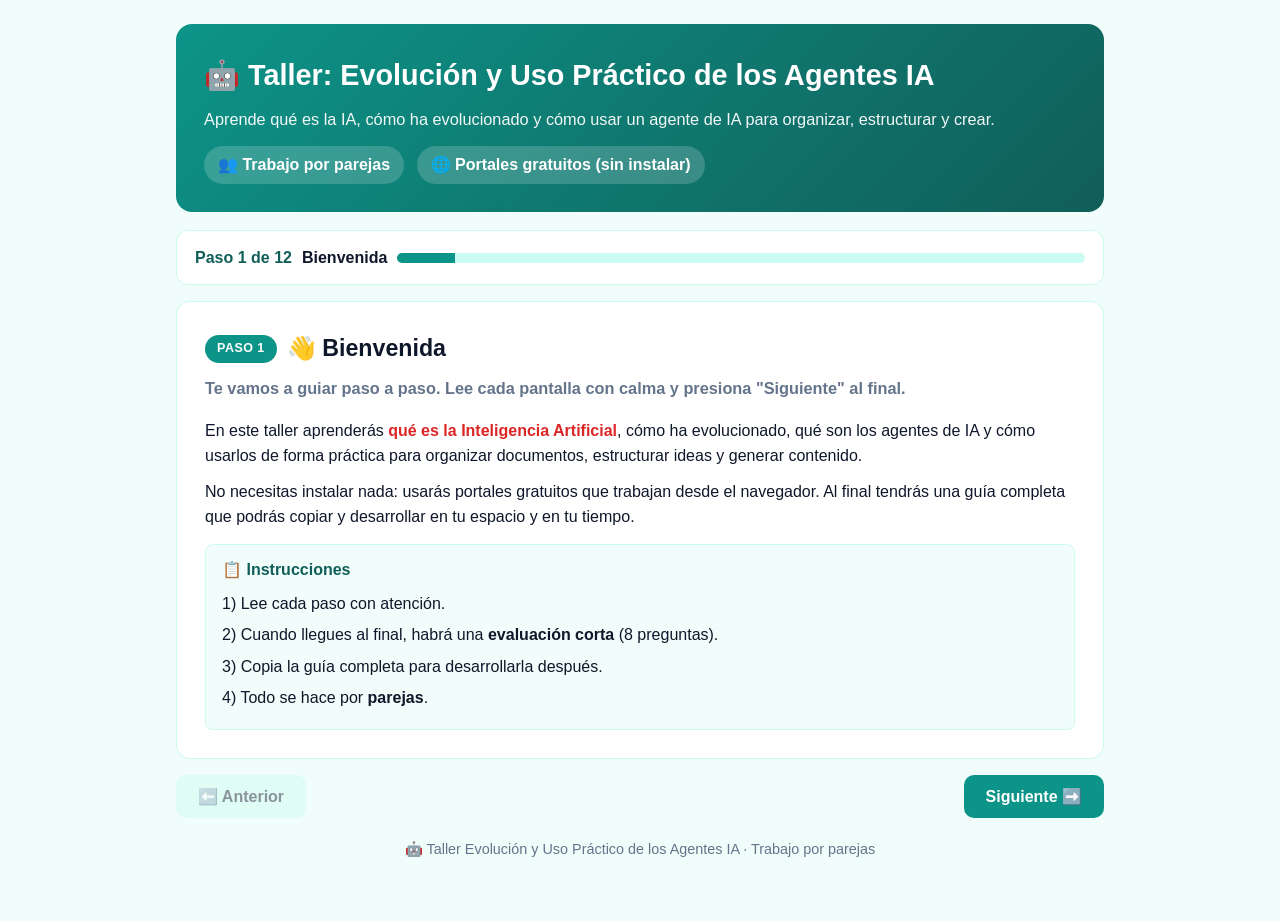
<file: taller_agentes_ia.html>
<!DOCTYPE html>
<html lang="es">
<head>
<meta charset="utf-8"/>
<meta content="width=device-width, initial-scale=1.0" name="viewport"/>
<title>Taller Evolución y Uso Práctico de los Agentes IA</title>
<style>
  :root{
    --azul:#0d9488; --azul-osc:#115e59; --rojo:#dc2626; --oro:#d97706;
    --fondo:#f0fdfa; --blanco:#ffffff; --texto:#0f172a; --gris:#64748b; --borde:#ccfbf1;
  }
  *{box-sizing:border-box; margin:0; padding:0;}
  body{font-family:'Segoe UI',Arial,sans-serif; background:var(--fondo); color:var(--texto); line-height:1.6;}
  .wrap{max-width:960px; margin:0 auto; padding:24px 16px 60px;}
  header{background:linear-gradient(135deg,var(--azul),var(--azul-osc)); color:#fff; border-radius:16px; padding:28px; margin-bottom:18px;}
  header h1{font-size:1.8rem; margin-bottom:8px;}
  header p{font-size:1.02rem; opacity:.95;}
  .chip{display:inline-block; background:rgba(255,255,255,.18); padding:6px 14px; border-radius:999px; margin:14px 8px 0 0; font-weight:600;}
  /* Wizard */
  .progreso{background:var(--blanco); border:1px solid var(--borde); border-radius:12px; padding:14px 18px; margin-bottom:16px; display:flex; align-items:center; justify-content:space-between; flex-wrap:wrap; gap:10px;}
  .progreso .contador{font-weight:700; color:var(--azul-osc);}
  .barra-prog{height:10px; background:#ccfbf1; border-radius:999px; flex:1; min-width:140px; overflow:hidden;}
  .barra-prog .fill{height:100%; width:0%; background:var(--azul); transition:width .3s;}
  .paso{display:none;}
  .paso.activo{display:block; animation:aparecer .35s;}
  @keyframes aparecer{from{opacity:0; transform:translateY(8px);} to{opacity:1; transform:none;}}
  .caja{background:var(--blanco); border:1px solid var(--borde); border-radius:14px; padding:28px; margin-bottom:16px;}
  .caja h2{font-size:1.45rem; margin-bottom:8px; display:flex; align-items:center; gap:10px;}
  h2 .et{background:var(--azul); color:#fff; font-size:.78rem; padding:4px 12px; border-radius:999px; text-transform:uppercase; letter-spacing:.5px;}
  h2 .et.pract{background:var(--oro);}
  .sub{color:var(--gris); font-weight:600; margin-bottom:16px; font-size:1.02rem;}
  .nav{display:flex; justify-content:space-between; gap:12px; margin-top:6px;}
  .btn{background:var(--azul); color:#fff; border:none; padding:12px 22px; border-radius:10px; font-size:1rem; cursor:pointer; font-weight:700;}
  .btn:hover{background:var(--azul-osc);}
  .btn.sec{background:#ccfbf1; color:var(--texto);}
  .btn.sec:hover{background:#99f6e4;}
  .btn:disabled{opacity:.45; cursor:not-allowed;}
  /* Resaltados */
  .res{color:#dc2626;font-weight:800;}
  .res.v{color:#7c3aed;}
  .res.o{color:#ea580c;}
  .res.a{color:#0891b2;}
  .res.g{color:#16a34a;}
  /* Timeline */
  .timeline{position:relative;padding:10px 0 10px 30px;margin:12px 0;}
  .timeline::before{content:'';position:absolute;left:10px;top:0;bottom:0;width:3px;background:var(--azul);border-radius:3px;}
  .timeline .evento{position:relative;margin:14px 0;padding:10px 14px;background:#f0fdfa;border:1px solid var(--borde);border-radius:10px;}
  .timeline .evento::before{content:'';position:absolute;left:-26px;top:14px;width:14px;height:14px;background:var(--azul);border:3px solid var(--blanco);border-radius:50%;}
  .timeline .evento .fecha{font-weight:800;color:var(--azul);font-size:.9rem;}
  /* Info */
  .info{background:#f0fdfa;border:1px solid var(--borde);border-radius:8px;padding:12px 16px;margin-top:14px;}
  .info h5{color:var(--azul-osc);margin-bottom:8px;font-size:1rem;}
  .info p{margin:6px 0;}
  .info .ejemplo{background:#fffbeb;border:1px dashed var(--oro);border-radius:8px;padding:10px 12px;margin-top:8px;font-style:italic;}
  /* Entregable */
  .entregable{border:1px solid var(--borde);border-left:6px solid var(--oro);border-radius:10px;padding:16px;margin:14px 0;background:#fffbeb;}
  .entregable .como{background:#fff7ed;border-radius:8px;padding:10px 12px;margin-top:10px;font-size:.95rem;}
  /* Correo */
  .correo{border:2px dashed var(--azul);border-radius:10px;padding:16px;text-align:center;margin-top:8px;background:#ccfbf1;font-weight:700;font-size:1.1rem;}
  .correo code{color:var(--azul-osc);font-size:1.15rem;}
  /* Rúbrica */
  table{width:100%;border-collapse:collapse;margin-top:12px;}
  th,td{border:1px solid var(--borde);padding:12px;text-align:left;font-size:.97rem;}
  th{background:#ccfbf1;color:var(--azul-osc);}
  td.crit{font-weight:700;}
  .boton-wrap{text-align:center;margin-top:16px;}
  footer{text-align:center;color:var(--gris);font-size:.9rem;margin-top:20px;}
  ul.dest{margin:6px 0 0 18px;}
  ul.dest li{margin:4px 0;}
  .final{text-align:center;}
  .final .grande{font-size:1.6rem;font-weight:800;margin:10px 0;}
  .final .correo{margin-top:18px;}
  /* Quiz */
  .temporizador{font-size:2rem;font-weight:800;color:var(--azul);text-align:center;padding:12px;background:#ccfbf1;border:2px solid var(--azul);border-radius:10px;margin:14px 0;}
  .temporizador.rojo{color:#fff;background:var(--rojo);border-color:var(--rojo);}
  .alerta{background:#fee2e2;border:1px solid var(--rojo);color:var(--rojo);padding:12px 16px;border-radius:10px;font-weight:700;margin:12px 0;}
  #pregunta-actual .num{color:var(--gris);font-weight:600;margin-bottom:8px;}
  #pregunta-actual .q{font-weight:700;font-size:1.15rem;margin-bottom:14px;}
  #pregunta-actual .opcion{display:flex;align-items:center;gap:10px;padding:12px 14px;border:1px solid var(--borde);border-radius:8px;margin:8px 0;cursor:pointer;background:#f0fdfa;}
  #pregunta-actual .opcion:hover{background:#ccfbf1;}
  #pregunta-actual .opcion.sel{background:#99f6e4;border-color:var(--azul);}
  #pregunta-actual .opcion input{margin:0;}
</style>
</head>
<body>
<div class="wrap">
  <header>
    <h1>🤖 Taller: Evolución y Uso Práctico de los Agentes IA</h1>
    <p>Aprende qué es la IA, cómo ha evolucionado y cómo usar un agente de IA para organizar, estructurar y crear.</p>
    <span class="chip">👥 Trabajo por parejas</span>
    <span class="chip">🌐 Portales gratuitos (sin instalar)</span>
  </header>

  <!-- PROGRESO -->
  <div class="progreso">
    <span class="contador" id="contador">Paso 1 de 12</span>
    <span id="titulo-paso" style="font-weight:600;">Bienvenida</span>
    <div class="barra-prog"><div class="fill" id="fill"></div></div>
  </div>

  <!-- PASO 1: BIENVENIDA -->
  <div class="paso activo">
    <div class="caja">
      <h2><span class="et">Paso 1</span> 👋 Bienvenida</h2>
      <p class="sub">Te vamos a guiar paso a paso. Lee cada pantalla con calma y presiona <strong>"Siguiente"</strong> al final.</p>
      <p>En este taller aprenderás <span class="res">qué es la Inteligencia Artificial</span>, cómo ha evolucionado, qué son los <span class="res.v">agentes de IA</span> y cómo usarlos de forma práctica para organizar documentos, estructurar ideas y generar contenido.</p>
      <p style="margin-top:10px;">No necesitas instalar nada: usarás <span class="res.a">portales gratuitos</span> que trabajan desde el navegador. Al final tendrás una guía completa que podrás copiar y desarrollar en tu espacio y en tu tiempo.</p>
      <div class="info">
        <h5>📋 Instrucciones</h5>
        <p>1) Lee cada paso con atención.</p>
        <p>2) Cuando llegues al final, habrá una <strong>evaluación corta</strong> (8 preguntas).</p>
        <p>3) Copia la guía completa para desarrollarla después.</p>
        <p>4) Todo se hace por <strong>parejas</strong>.</p>
      </div>
    </div>
  </div>

  <!-- PASO 2: ¿QUÉ ES LA IA? -->
  <div class="paso">
    <div class="caja">
      <h2><span class="et">Paso 2</span> 🧠 ¿Qué es la Inteligencia Artificial?</h2>
      <p class="sub">La Inteligencia Artificial (IA) es un campo de la computadora que crea programas capaces de <span class="res">aprender, razonar y tomar decisiones</span>, similar a como lo haría un humano.</p>
      <p>En palabras simples: es un software que <span class="res.v">simula capacidades humanas</span> como entender lenguaje, reconocer imágenes, escribir textos o resolver problemas.</p>
      <div class="info">
        <h5>💡 Ejemplos de IA en tu vida diaria</h5>
        <p>📱 <strong>Siri / Google Asistente</strong> — entiende tu voz y responde preguntas.</p>
        <p>🌐 <strong>Google Traductor</strong> — traduce textos de un idioma a otro.</p>
        <p>🎵 <strong>Spotify / YouTube</strong> — te recomienda música o videos según lo que escuchas.</p>
        <p>🚗 <strong>GPS / Waze</strong> — calcula la mejor ruta usando datos en tiempo real.</p>
        <p>💬 <strong>ChatGPT / Gemini</strong> — escribe textos, responde preguntas y genera ideas.</p>
      </div>
      <p style="margin-top:12px;"><span class="res.a">Dato curioso:</span> el término "Inteligencia Artificial" fue creado en <strong>1956</strong> por John McCarthy en una conferencia en Dartmouth, Estados Unidos.</p>
    </div>
  </div>

  <!-- PASO 3: EVOLUCIÓN DE LA IA -->
  <div class="paso">
    <div class="caja">
      <h2><span class="et">Paso 3</span> 📜 Evolución de la IA</h2>
      <p class="sub">La IA no apareció de la noche a la mañana. Ha evolucionado durante décadas hasta llegar a lo que hoy conocemos.</p>
      <div class="timeline">
        <div class="evento"><span class="fecha">🧪 1950s — Los inicios</span><p>Los primeros científicos imaginan máquinas que piensan. Se crea el término "Inteligencia Artificial".</p></div>
        <div class="evento"><span class="fecha">💻 1960s-1980s — IA simbólica</span><p>Los computadores aprenden a seguir reglas lógicas. Son programados manualmente con instrucciones.</p></div>
        <div class="evento"><span class="fecha">📊 1990s — Machine Learning</span><p>Las máquinas empiezan a <strong>aprender de datos</strong> en vez de solo seguir reglas. Se usan en correos spam y recomendaciones.</p></div>
        <div class="evento"><span class="fecha">🧠 2010s — Deep Learning</span><p>Redes neuronales profundas que imitan el cerebro humano. Se usan en reconocimiento facial, autos autónomos y traducción.</p></div>
        <div class="evento"><span class="fecha">💬 2020s — LLMs y Agentes</span><p>Aparecen los <strong>modelos de lenguaje</strong> (ChatGPT, Gemini) y los <strong>agentes de IA</strong> que pueden tomar decisiones y ejecutar tareas de forma autónoma.</p></div>
      </div>
      <p style="margin-top:12px;"><span class="res.g">Hoy estamos en la era de los agentes:</span> IA que no solo responde preguntas, sino que <strong>actúa, organiza y ejecuta</strong> por ti.</p>
    </div>
  </div>

  <!-- PASO 4: ¿QUÉ ES UN AGENTE DE IA? -->
  <div class="paso">
    <div class="caja">
      <h2><span class="et">Paso 4</span> 🤖 ¿Qué es un Agente de IA?</h2>
      <p class="sub">Un agente de IA es un sistema que puede <span class="res">tomar decisiones y realizar tareas de forma autónoma</span>, sin que tú le digas exactamente qué hacer en cada paso.</p>
      <p>La diferencia con una IA normal:</p>
      <div class="entregable">
        <h4>IA normal vs. Agente de IA</h4>
        <p><strong>IA normal (ChatGPT básico):</strong> Le haces una pregunta → responde. Tú decides qué hacer después.</p>
        <p><strong>Agente de IA:</strong> Le dices "organiza mis documentos" → el agente <span class="res">decide qué hacer</span>: revisa los archivos, los clasifica, los renombra y te entrega el resultado.</p>
      </div>
      <div class="info">
        <h5>💡 Analogía sencilla</h5>
        <p><strong>IA normal</strong> = un asistente que responde cuando le preguntas.</p>
        <p><strong>Agente de IA</strong> = un asistente que <span class="res.v">toma la iniciativa</span>, organiza, ejecuta y te entrega el resultado terminado.</p>
      </div>
    </div>
  </div>

  <!-- PASO 5: PORTALES GRATUITOS DE IA -->
  <div class="paso">
    <div class="caja">
      <h2><span class="et pract">Paso 5</span> 🌐 Portales gratuitos de IA</h2>
      <p class="sub">No necesitas instalar nada. Existen <span class="res">portales gratuitos</span> que puedes usar desde el navegador de tu computador o celular.</p>
      <div class="entregable">
        <h4>🆓 Portales gratuitos recomendados</h4>
        <ul class="dest">
          <li><span class="res">OpenCode</span> — portal que conecta con modelos gratuitos y permite trabajar con agentes.</li>
          <li><span class="res.a">ChatGPT (gratis)</span> — chat.openai.com — modelo GPT-3.5 gratuito.</li>
          <li><span class="res.v">Gemini (gratis)</span> — gemini.google.com — modelo de Google, gratuito.</li>
          <li><span class="res.o">Claude (gratis)</span> — claude.ai — modelo de Anthropic, gratuito.</li>
          <li><span class="res.g">HuggingChat</span> — huggingface.co/chat — modelos open-source gratuitos.</li>
        </ul>
      </div>
      <div class="info">
        <h5>🔑 Cómo empezar</h5>
        <p>1) Elige uno de los portales.</p>
        <p>2) Crea una cuenta gratuita (o úsalo sin cuenta si lo permite).</p>
        <p>3) Escribe tu primera instrucción en el cuadro de texto.</p>
        <p>4) ¡Listo! Ya estás usando un agente de IA.</p>
      </div>
    </div>
  </div>

  <!-- PASO 6: ORGANIZAR DOCUMENTOS -->
  <div class="paso">
    <div class="caja">
      <h2><span class="et pract">Paso 6</span> 📁 Organizar documentos con el agente</h2>
      <p class="sub">Puedes usar el agente para <span class="res">clasificar, renombrar, resumir y ordenar</span> tus archivos y documentos.</p>
      <p>¿Cómo hacerlo? Le escribes instrucciones claras como estas:</p>
      <div class="info">
        <h5>📋 Ejemplos de instrucciones</h5>
        <p>"Organiza estos 10 archivos en carpetas: uno para tareas de matemáticas, otro de ciencias y otro de inglés."</p>
        <p>"Resume este documento de 5 páginas en 10 puntos clave."</p>
        <p>"Renombra estos archivos con el formato: Materia – Nombre del tema – Fecha."</p>
        <p>"Crea una tabla donde compares los temas de las tres materias."</p>
      </div>
      <p style="margin-top:12px;"><span class="res.g">Consejo:</span> cuanto más <span class="res">clara y específica</span> sea tu instrucción, mejor resultado obtendrás.</p>
    </div>
  </div>

  <!-- PASO 7: ESTRUCTURAR IDEAS -->
  <div class="paso">
    <div class="caja">
      <h2><span class="et pract">Paso 7</span> 💡 Estructurar ideas con el agente</h2>
      <p class="sub">El agente te puede ayudar a <span class="res">ordenar y presentar tus ideas</span> de forma clara y lógica.</p>
      <p>Si tienes una idea de negocio, un proyecto o un tema para exponer, el agente puede estructurarla paso a paso.</p>
      <div class="info">
        <h5>📋 Ejemplos de instrucciones</h5>
        <p>"Tengo una idea de negocio: vender camisetas personalizadas. Ayúdame a estructurar: qué necesito, cuánto cuesta, a quién se la vendo y cómo la promociono."</p>
        <p>"Quiero exponer sobre el cambio climático. Organiza mi presentación: introducción, problema, causas, soluciones y conclusión."</p>
        <p>"Dame un plan de 5 pasos para organizar una feria en el colegio."</p>
      </div>
      <div class="ejemplo">💡 <strong>Ejemplo:</strong> Le pides al agente: "Organiza mi idea de negocio de dulces artesanales". Él te entrega: 1) Descripción del producto, 2) Ingredientes y costos, 3) Público objetivo, 4) Dónde vender, 5) Cómo promocionar en redes sociales.</div>
    </div>
  </div>

  <!-- PASO 8: GENERAR CONTENIDO -->
  <div class="paso">
    <div class="caja">
      <h2><span class="et pract">Paso 8</span> 📄 Generar contenido con el agente</h2>
      <p class="sub">El agente puede <span class="res">crear textos, planes, guiones, presentaciones y más</span> a partir de tus instrucciones.</p>
      <div class="info">
        <h5>📋 Ejemplos de contenido que puedes generar</h5>
        <p>📝 <strong>Textos:</strong> ensayos, correos, cartas, resúmenes.</p>
        <p>📊 <strong>Planes:</strong> plan de negocio, plan de proyecto, cronograma.</p>
        <p>🎬 <strong>Guiones:</strong> para videos, podcasts, presentaciones.</p>
        <p>📋 <strong>Listas:</strong> checklist, tabla comparativa, esquemas.</p>
        <p>💡 <strong>Ideas:</strong> nombres para tu negocio, eslogan, estrategias de marketing.</p>
      </div>
      <div class="info">
        <h5>🔑 Clave para buen contenido</h5>
        <p><strong>Sé específico:</strong> no le digas "escríbeme algo". Dile: "Escríbeme un correo formal dirigido al director del colegio pidiendo autorización para usar el salón de computadores el viernes."</p>
      </div>
    </div>
  </div>

  <!-- PASO 9: EL AGENTE COMO HERRAMIENTA -->
  <div class="paso">
    <div class="caja">
      <h2><span class="et pract">Paso 9</span> 🔧 El agente como herramienta de trabajo</h2>
      <p class="sub">El agente no es solo para tareas del colegio: es una <span class="res">herramienta que te acompaña en tu vida diaria</span>.</p>
      <div class="info">
        <h5>💡 ¿Para qué puedes usar el agente?</h5>
        <p>📚 <strong>Estudio:</strong> resumir apuntes, explicar temas difíciles, crear flashcards.</p>
        <p>💼 <strong>Emprendimiento:</strong> crear plan de negocio, investigar mercado, diseñar estrategias.</p>
        <p>🎨 <strong>Creatividad:</strong> escribir historias, diseñar ideas, crear contenido para redes.</p>
        <p>📋 <strong>Organización:</strong> crear listas de tareas, cronogramas, presupuestos.</p>
        <p>🗣️ <strong>Comunicación:</strong> redactar correos, preparar discursos, traducir textos.</p>
      </div>
      <p style="margin-top:12px;"><span class="res.a">Recuerda:</span> el agente es una <strong>herramienta</strong>. Tú decides qué hacer con ella. Él te ayuda, pero <span class="res">tú eres quien piensa y toma las decisiones finales</span>.</p>
    </div>
  </div>

  <!-- PASO 10: LÍMITES Y BUENAS PRÁCTICAS -->
  <div class="paso">
    <div class="caja">
      <h2><span class="et">Paso 10</span> ⚠️ Límites y buenas prácticas</h2>
      <p class="sub">Los agentes de IA son muy útiles, pero tienen <span class="res">límites</span> que debes conocer.</p>
      <div class="entregable">
        <h4>🚫 Lo que un agente de IA NO puede hacer</h4>
        <ul class="dest">
          <li><strong>No tiene sentido común:</strong> puede dar respuestas absurdas si la instrucción no es clara.</li>
          <li><strong>No verifica hechos:</strong> puede inventar datos o fuentes que no existen.</li>
          <li><strong>No reemplaza tu criterio:</strong> tú debes revisar lo que el agente genera.</li>
          <li><strong>No conoce tu realidad:</strong> no sabe lo que pasa en tu salón o en tu vida a menos que se lo cuentes.</li>
        </ul>
      </div>
      <div class="info">
        <h5>✅ Buenas prácticas</h5>
        <p>✔️ <strong>Verifica siempre</strong> la información que el agente te dé.</p>
        <p>✔️ <strong>Sé específico</strong> en tus instrucciones.</p>
        <p>✔️ <strong>No dependas ciegamente:</strong> usa el agente como apoyo, no como sustituto de tu pensamiento.</p>
        <p>✔️ <strong>Dale crédito:</strong> si usas contenido generado por IA, reconócelo.</p>
      </div>
    </div>
  </div>

  <!-- PASO 11: EVALUACIÓN -->
  <div class="paso">
    <div class="caja">
      <h2><span class="et">Paso 11</span> 📝 Evaluación</h2>
      <p class="sub">Responde las <strong>8 preguntas</strong> sobre lo que aprendiste. Tiempo: <span class="res">10 minutos</span>.</p>

      <div id="quiz-ui">
        <div id="quiz-intro">
          <div class="temporizador" id="temporizador-intro">⏱️ 10:00</div>
          <p><strong>Instrucciones:</strong> responderás <strong>8 preguntas</strong>, una a la vez. Tienes <strong>10 minutos</strong>. Una vez la inicies <strong>no podrás repetirla</strong>.</p>
          <div class="boton-wrap"><button class="btn" id="btn-iniciar">▶️ Comenzar evaluación</button></div>
        </div>
        <div id="quiz-run" hidden>
          <div class="temporizador" id="temporizador"></div>
          <div id="quiz-alerta" class="alerta" hidden></div>
          <div id="pregunta-actual"></div>
          <div class="boton-wrap"><button class="btn" id="btn-siguiente" hidden>➡️ Siguiente</button></div>
        </div>
        <div id="quiz-result" hidden></div>
        <div id="quiz-lock" hidden>
          <div class="alerta">🔒 Esta evaluación <strong>ya fue realizada</strong> en este equipo y <strong>no se puede repetir</strong>.</div>
          <div id="quiz-lock-score"></div>
        </div>
      </div>

      <!-- BANCO OCULTO (8 preguntas) -->
      <div id="banco" hidden>
        <div class="pregunta" data-resp="b"><div class="q">1. ¿Qué es la Inteligencia Artificial?</div><div class="opciones"><div class="opcion"><span class="letra">A)</span>Un tipo de computadora muy rápida</div><div class="opcion correcta"><span class="letra">B)</span>Un programa que simula capacidades humanas como aprender y resolver problemas</div><div class="opcion"><span class="letra">C)</span>Un robot que camina como un humano</div></div></div>

        <div class="pregunta" data-resp="b"><div class="q">2. ¿En qué década nació la Inteligencia Artificial como campo de estudio?</div><div class="opciones"><div class="opcion"><span class="letra">A)</span>En los años 1980</div><div class="opcion correcta"><span class="letra">B)</span>En los años 1950</div><div class="opcion"><span class="letra">C)</span>En los años 2000</div></div></div>

        <div class="pregunta" data-resp="b"><div class="q">3. ¿Qué es un Agente de IA?</div><div class="opciones"><div class="opcion"><span class="letra">A)</span>Un programa que solo responde preguntas</div><div class="opcion correcta"><span class="letra">B)</span>Un sistema que puede tomar decisiones y realizar tareas de forma autónoma</div><div class="opcion"><span class="letra">C)</span>Un virus de computadora</div></div></div>

        <div class="pregunta" data-resp="b"><div class="q">4. ¿Cuál de estos es un portal gratuito de IA?</div><div class="opciones"><div class="opcion"><span class="letra">A)</span>Microsoft Word</div><div class="opcion correcta"><span class="letra">B)</span>OpenCode / ChatGPT (gratis) / Gemini</div><div class="opcion"><span class="letra">C)</span>Excel</div></div></div>

        <div class="pregunta" data-resp="a"><div class="q">5. ¿Cómo puedes usar un agente de IA para organizar documentos?</div><div class="opciones"><div class="opcion correcta"><span class="letra">A)</span>Le pides que clasifique, renombre y ordene tus archivos</div><div class="opcion"><span class="letra">B)</span>Solo puedes usarlo para escribir textos</div><div class="opcion"><span class="letra">C)</span>No se puede usar para documentos</div></div></div>

        <div class="pregunta" data-resp="a"><div class="q">6. ¿Qué significa "estructurar ideas" con un agente de IA?</div><div class="opciones"><div class="opcion correcta"><span class="letra">A)</span>Pedirle que ordene y presente tu idea de forma clara y lógica</div><div class="opcion"><span class="letra">B)</span>Dejar que el agente piense por ti</div><div class="opcion"><span class="letra">C)</span>Copiar todo lo que el agente diga sin modificar</div></div></div>

        <div class="pregunta" data-resp="b"><div class="q">7. ¿Cuál es una limitación de los agentes de IA?</div><div class="opciones"><div class="opcion"><span class="letra">A)</span>No pueden ayudarte con nada</div><div class="opcion correcta"><span class="letra">B)</span>Pueden cometer errores, no tienen sentido común y dependen de lo que les pidas</div><div class="opcion"><span class="letra">C)</span>Solo funcionan en inglés</div></div></div>

        <div class="pregunta" data-resp="b"><div class="q">8. ¿Por qué es importante usar la IA de forma responsable?</div><div class="opciones"><div class="opcion"><span class="letra">A)</span>Porque la IA es peligrosa y no se debe usar</div><div class="opcion correcta"><span class="letra">B)</span>Porque debes verificar la información, dar crédito y no depender ciegamente</div><div class="opcion"><span class="letra">C)</span>Porque la IA cuesta mucho dinero</div></div></div>
      </div>
    </div>
  </div>

  <!-- PASO 12: FINAL -->
  <div class="paso">
    <div class="caja final">
      <h2><span class="et">Paso 12</span> 🏁 ¡Listo!</h2>
      <div class="grande">🎉 Ya sabes qué es un agente de IA y cómo usarlo.</div>
      <p>Ahora <span class="res">copia la guía completa</span> y <span class="res.g">desarróllala en tu tiempo y en tu espacio</span>. Usa el agente para organizar tus documentos, estructurar tus ideas y generar contenido para tus proyectos.</p>
      <p style="margin-top:12px;"><strong>Recuerda:</strong> el agente es una herramienta. Tú eres quien piensa, decide y ejecuta.</p>
      <p style="margin-top:10px;">Portales gratuitos: <span class="res">OpenCode</span> · <span class="res.a">ChatGPT</span> · <span class="res.v">Gemini</span> · <span class="res.o">Claude</span></p>
      <p style="margin-top:14px;">¡Mucho éxito! 🌟</p>
    </div>
  </div>

  <!-- NAVEGACIÓN -->
  <div class="nav">
    <button class="btn sec" id="btn-anterior">⬅️ Anterior</button>
    <button class="btn" id="btn-siguiente-paso">Siguiente ➡️</button>
  </div>

  <footer>🤖 Taller Evolución y Uso Práctico de los Agentes IA · Trabajo por parejas</footer>
</div>

<script>
  (function(){
    var STORAGE='eval_agentes_ia_estado';
    var LIMITE=10*60; // 10 minutos
    var banco=document.getElementById('banco');
    var preguntas=[];

    banco.querySelectorAll('.pregunta').forEach(function(p){
      var texto=p.querySelector('.q').textContent.trim();
      var opts=[];
      p.querySelectorAll('.opcion').forEach(function(o){
        opts.push({texto:o.childNodes[o.childNodes.length-1].textContent.trim(), correcta:o.classList.contains('correcta')});
      });
      var correctaIdx=opts.findIndex(function(o){return o.correcta;});
      preguntas.push({q:texto, opts:opts, correctaIdx:correctaIdx});
    });
    var TOTAL=preguntas.length;

    var intro=document.getElementById('quiz-intro');
    var run=document.getElementById('quiz-run');
    var resultEl=document.getElementById('quiz-result');
    var lockEl=document.getElementById('quiz-lock');
    var temporizador=document.getElementById('temporizador');
    var alerta=document.getElementById('quiz-alerta');
    var preguntaEl=document.getElementById('pregunta-actual');
    var btnSiguiente=document.getElementById('btn-siguiente');
    var btnIniciar=document.getElementById('btn-iniciar');

    var estado=null;
    try{ estado=localStorage.getItem(STORAGE); }catch(e){}

    if(estado){
      intro.hidden=true; run.hidden=true; resultEl.hidden=true; lockEl.hidden=false;
      var res=null; try{ res=JSON.parse(localStorage.getItem('eval_agentes_ia_resultado')); }catch(e){}
      var scoreEl=document.getElementById('quiz-lock-score');
      if(res && scoreEl){
        scoreEl.innerHTML='<div class="alerta" style="background:#dcfce7;border-color:#22c55e;color:#166534;">🏆 Resultado registrado: <strong>'+res.aciertos+' de '+res.total+'</strong> ('+res.pct+'%).</div>';
      }
    }

    var idx=0, respuestas=[], seleccion=null, segRestantes=LIMITE, timer=null;

    function fmt(s){
      var m=Math.floor(s/60), ss=s%60;
      return (m<10?'0':'')+m+':'+(ss<10?'0':'')+ss;
    }
    function alertaMsj(msg, ms){
      alerta.hidden=false; alerta.textContent=msg;
      setTimeout(function(){ alerta.hidden=true; }, ms||4000);
    }
    function actualizarTemporizador(){
      temporizador.textContent='⏱️ '+fmt(segRestantes);
      if(segRestantes<=60) temporizador.classList.add('rojo');
    }
    function renderPregunta(){
      var p=preguntas[idx];
      preguntaEl.innerHTML='';
      var num=document.createElement('div'); num.className='num';
      num.textContent='Pregunta '+(idx+1)+' de '+TOTAL;
      var q=document.createElement('div'); q.className='q'; q.textContent=p.q;
      var opc=document.createElement('div');
      var letras=['A','B','C'];
      p.opts.forEach(function(o,i){
        var label=document.createElement('label'); label.className='opcion'+(seleccion===i?' sel':'');
        var inp=document.createElement('input'); inp.type='radio'; inp.name='resp'; inp.value=i;
        if(seleccion===i) inp.checked=true;
        var span=document.createElement('span'); span.style.fontWeight='800'; span.style.color='var(--azul)'; span.textContent=letras[i]+')';
        var txt=document.createElement('span'); txt.textContent=o.texto;
        label.appendChild(inp); label.appendChild(span); label.appendChild(txt);
        label.addEventListener('click', function(){ seleccion=i; renderPregunta(); });
        opc.appendChild(label);
      });
      preguntaEl.appendChild(num); preguntaEl.appendChild(q); preguntaEl.appendChild(opc);
      btnSiguiente.hidden=(seleccion===null);
      btnSiguiente.textContent=(idx===TOTAL-1)?'🏁 Finalizar':'➡️ Siguiente';
    }
    function finalizar(){
      clearInterval(timer);
      var aciertos=0;
      for(var i=0;i<TOTAL;i++){ if(respuestas[i]===preguntas[i].correctaIdx) aciertos++; }
      var pct=Math.round(aciertos/TOTAL*100);
      resultEl.innerHTML='<div class="alerta" style="background:#dcfce7;border-color:#22c55e;color:#166534;">'
        +'🏆 ¡Evaluación terminada! Tu resultado: <strong>'+aciertos+' de '+TOTAL+'</strong> correctas ('+pct+'%).</div>';
      intro.hidden=true; run.hidden=true; resultEl.hidden=false; lockEl.hidden=true;
      try{
        localStorage.setItem(STORAGE,'completado');
        localStorage.setItem('eval_agentes_ia_resultado', JSON.stringify({aciertos:aciertos,total:TOTAL,pct:pct}));
      }catch(e){}
    }
    function iniciarTimer(){
      timer=setInterval(function(){
        segRestantes--;
        actualizarTemporizador();
        if(segRestantes===120) alertaMsj('⏳ Quedan 2 minutos.');
        if(segRestantes===60) alertaMsj('⚠️ Queda 1 minuto.');
        if(segRestantes<=0){ clearInterval(timer); finalizar(); }
      },1000);
    }

    btnIniciar.addEventListener('click', function(){
      try{ localStorage.setItem(STORAGE,'iniciado'); }catch(e){}
      idx=0; respuestas=[]; seleccion=null; segRestantes=LIMITE;
      aleatorizar();
      intro.hidden=true; run.hidden=false; resultEl.hidden=true; lockEl.hidden=true;
      actualizarTemporizador(); renderPregunta(); iniciarTimer();
    });

    btnSiguiente.addEventListener('click', function(){
      if(seleccion===null) return;
      respuestas[idx]=seleccion; seleccion=null;
      if(idx<TOTAL-1){ idx++; renderPregunta(); } else { finalizar(); }
    });

    function aleatorizar(){
      var i,j,t;
      for(i=preguntas.length-1;i>0;i--){ j=Math.floor(Math.random()*(i+1)); t=preguntas[i]; preguntas[i]=preguntas[j]; preguntas[j]=t; }
      preguntas.forEach(function(p){
        for(i=p.opts.length-1;i>0;i--){ j=Math.floor(Math.random()*(i+1)); t=p.opts[i]; p.opts[i]=p.opts[j]; p.opts[j]=t; }
        p.correctaIdx=p.opts.findIndex(function(o){return o.correcta;});
      });
    }

    // Reinicio: Ctrl + Shift + R
    function resetEvaluacion(){
      if(confirm('⚠️ ¿Reiniciar la evaluación? Se borrará el bloqueo y el resultado.')){
        try{ localStorage.removeItem(STORAGE); localStorage.removeItem('eval_agentes_ia_resultado'); }catch(e){}
        location.reload();
      }
    }
    document.addEventListener('keydown', function(e){
      if(e.ctrlKey && e.shiftKey && (e.key==='R'||e.key==='r')){
        e.preventDefault();
        resetEvaluacion();
      }
    });

    // ===== GUÍA PASO A PASO =====
    var pasos=document.querySelectorAll('.paso');
    var total=pasos.length;
    var actual=0;
    var contador=document.getElementById('contador');
    var tituloPaso=document.getElementById('titulo-paso');
    var fill=document.getElementById('fill');
    var btnAnt=document.getElementById('btn-anterior');
    var btnSig=document.getElementById('btn-siguiente-paso');
    var titulos=['Bienvenida','¿Qué es la IA?','Evolución de la IA','¿Qué es un Agente?','Portales gratuitos','Organizar documentos','Estructurar ideas','Generar contenido','El agente como herramienta','Límites y buenas prácticas','Evaluación','¡Listo!'];

    function mostrarPaso(n){
      pasos.forEach(function(p,i){ p.classList.toggle('activo', i===n); });
      actual=n;
      contador.textContent='Paso '+(n+1)+' de '+total;
      tituloPaso.textContent=titulos[n]||'';
      fill.style.width=((n+1)/total*100)+'%';
      btnAnt.disabled=(n===0);
      btnSig.hidden=(n===total-1);
      btnSig.textContent=(n===total-2)?'🏁 Ver final':'Siguiente ➡️';
      window.scrollTo({top:0, behavior:'smooth'});
    }
    btnSig.addEventListener('click', function(){ if(actual<total-1) mostrarPaso(actual+1); });
    btnAnt.addEventListener('click', function(){ if(actual>0) mostrarPaso(actual-1); });
    mostrarPaso(0);
  })();
</script>
</body>
</html>
</file>
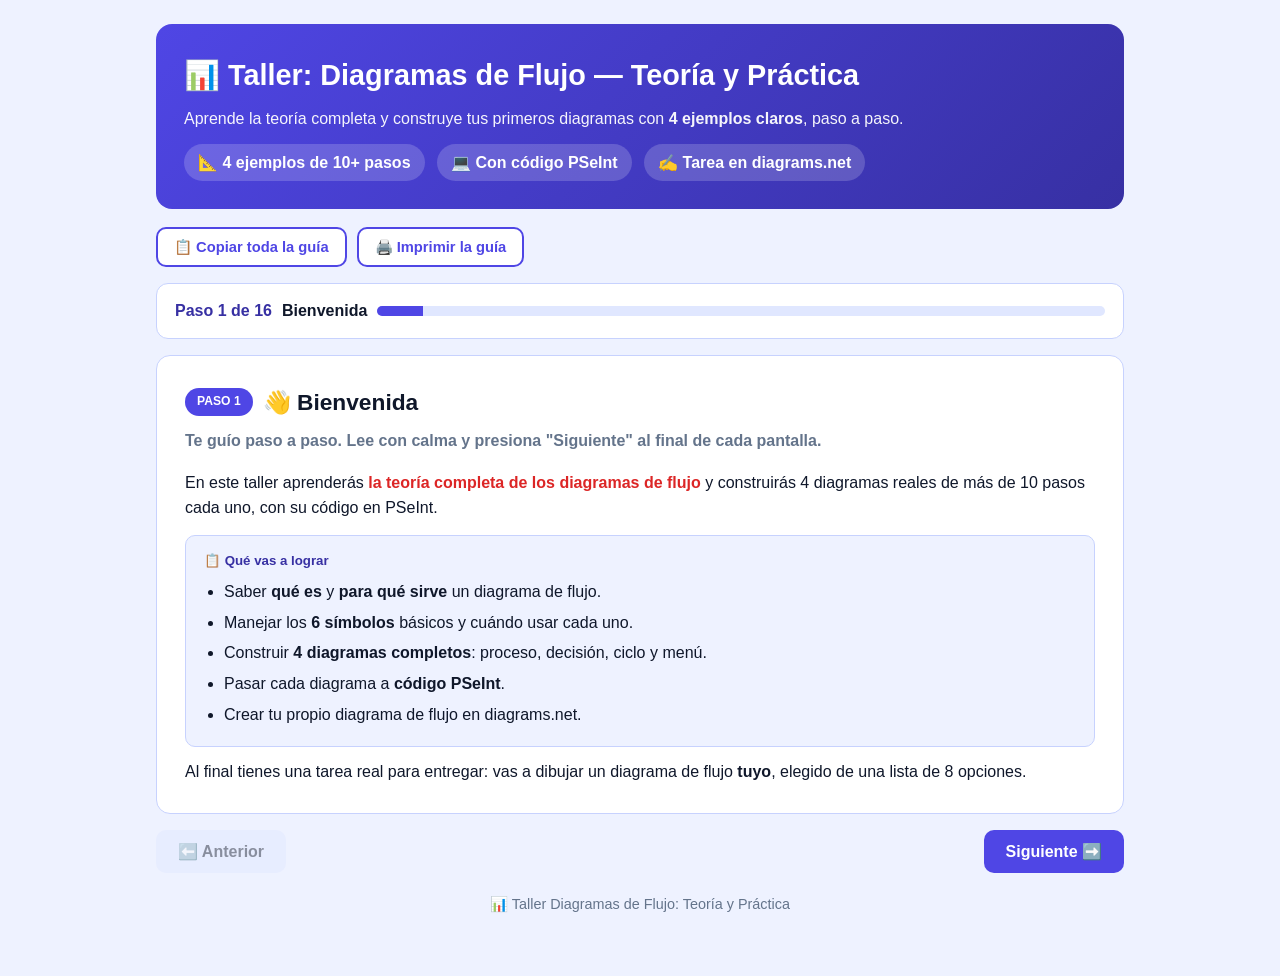
<file: taller_diagramas_flujo.html>
<!DOCTYPE html>
<html lang="es">
<head>
<meta charset="utf-8"/>
<meta content="width=device-width, initial-scale=1.0" name="viewport"/>
<title>Taller Diagramas de Flujo: Teoria y Practica</title>
<style>
  :root{
    --azul:#4f46e5; --azul-osc:#3730a3; --verde:#16a34a; --rojo:#dc2626;
    --oro:#d97706; --fondo:#eef2ff; --blanco:#fff; --texto:#0f172a;
    --gris:#64748b; --borde:#c7d2fe;
  }
  *{box-sizing:border-box;margin:0;padding:0;}
  body{font-family:'Segoe UI',Arial,sans-serif;background:var(--fondo);color:var(--texto);line-height:1.6;}
  .wrap{max-width:1000px;margin:0 auto;padding:24px 16px 60px;}
  header{background:linear-gradient(135deg,var(--azul),var(--azul-osc));color:#fff;border-radius:16px;padding:28px;margin-bottom:18px;}
  header h1{font-size:1.8rem;margin-bottom:8px;}
  header p{opacity:.95;}
  .chip{display:inline-block;background:rgba(255,255,255,.18);padding:6px 14px;border-radius:999px;margin:12px 8px 0 0;font-weight:600;}
  .barra-acciones{display:flex;gap:10px;flex-wrap:wrap;margin-bottom:16px;}
  .btn-mini{background:var(--blanco);border:2px solid var(--azul);color:var(--azul);padding:9px 16px;border-radius:10px;font-size:.92rem;cursor:pointer;font-weight:700;}
  .btn-mini:hover{background:var(--azul);color:#fff;}
  .progreso{background:var(--blanco);border:1px solid var(--borde);border-radius:12px;padding:14px 18px;margin-bottom:16px;display:flex;align-items:center;justify-content:space-between;flex-wrap:wrap;gap:10px;}
  .progreso .contador{font-weight:700;color:var(--azul-osc);}
  .barra-prog{height:10px;background:#e0e7ff;border-radius:999px;flex:1;min-width:140px;overflow:hidden;}
  .barra-prog .fill{height:100%;width:0;background:var(--azul);transition:width .3s;}
  .paso{display:none;}
  .paso.activo{display:block;animation:ap .35s;}
  @keyframes ap{from{opacity:0;transform:translateY(8px);}to{opacity:1;transform:none;}}
  .caja{background:var(--blanco);border:1px solid var(--borde);border-radius:14px;padding:28px;margin-bottom:16px;}
  .caja h2{font-size:1.42rem;margin-bottom:8px;display:flex;align-items:center;gap:10px;flex-wrap:wrap;}
  h2 .et{background:var(--azul);color:#fff;font-size:.76rem;padding:4px 12px;border-radius:999px;text-transform:uppercase;}
  h2 .et.prac{background:var(--oro);}
  .sub{color:var(--gris);font-weight:600;margin-bottom:16px;}
  .nav{display:flex;justify-content:space-between;gap:12px;}
  .btn{background:var(--azul);color:#fff;border:none;padding:12px 22px;border-radius:10px;font-size:1rem;cursor:pointer;font-weight:700;}
  .btn:hover{background:var(--azul-osc);}
  .btn.sec{background:#e0e7ff;color:var(--texto);}
  .btn.sec:hover{background:#c7d2fe;}
  .btn:disabled{opacity:.45;cursor:not-allowed;}
  .res{color:#dc2626;font-weight:800;}
  .res.v{color:#7c3aed;}
  .res.o{color:#ea580c;}
  .res.a{color:#0891b2;}
  .res.g{color:#16a34a;}
  .info{background:#eef2ff;border:1px solid var(--borde);border-radius:10px;padding:14px 18px;margin-top:14px;}
  .info h5{color:var(--azul-osc);margin-bottom:8px;}
  .info p{margin:6px 0;}
  ul.d{margin:6px 0 0 20px;}
  ul.d li{margin:5px 0;}
  table.simbolos{width:100%;border-collapse:collapse;margin-top:12px;}
  table.simbolos th,table.simbolos td{border:1px solid var(--borde);padding:10px;text-align:left;vertical-align:middle;font-size:.95rem;}
  table.simbolos th{background:#e0e7ff;color:var(--azul-osc);}
  pre.cod{background:#0f172a;color:#e2e8f0;padding:16px;border-radius:10px;overflow-x:auto;font-family:Consolas,'Courier New',monospace;font-size:.86rem;line-height:1.55;margin-top:10px;}
  pre.cod b{color:#7dd3fc;font-weight:700;}
  .diag-caja{background:#fff;border:2px solid var(--borde);border-radius:12px;padding:14px;margin:14px 0;overflow-x:auto;}
  .diag-caja svg{display:block;min-width:100%;height:auto;margin:0 auto;}
  .diag-ctrl{display:flex;justify-content:center;gap:10px;flex-wrap:wrap;margin-bottom:10px;}
  .diag-ctrl button{background:#e0e7ff;border:2px solid var(--azul);color:var(--azul-osc);padding:7px 14px;border-radius:8px;font-weight:700;cursor:pointer;font-size:.88rem;}
  .diag-ctrl button:hover{background:var(--azul);color:#fff;}
  .contador-pasos{background:#fff7ed;border:2px dashed var(--oro);border-radius:10px;padding:10px 16px;display:inline-block;font-weight:800;color:#9a3412;margin:10px 0;}
  ol.pasos-lista{margin:10px 0 0 22px;}
  ol.pasos-lista li{margin:5px 0;padding-left:4px;}
  .temporizador{font-size:2rem;font-weight:800;color:var(--azul);text-align:center;padding:12px;background:#e0e7ff;border:2px solid var(--azul);border-radius:10px;margin:14px 0;}
  .temporizador.rojo{color:#fff;background:var(--rojo);border-color:var(--rojo);}
  .alerta{background:#fee2e2;border:1px solid var(--rojo);color:var(--rojo);padding:12px 16px;border-radius:10px;font-weight:700;margin:12px 0;}
  footer{text-align:center;color:var(--gris);font-size:.9rem;margin-top:20px;}
  .final{text-align:center;}
  .final .grande{font-size:1.6rem;font-weight:800;margin:10px 0;}
  .tarjetas{display:grid;grid-template-columns:repeat(auto-fill,minmax(290px,1fr));gap:14px;margin-top:14px;}
  .tarjeta{background:#fff;border:2px solid var(--borde);border-radius:12px;padding:16px;border-left:6px solid var(--oro);}
  .tarjeta h4{font-size:1.05rem;margin-bottom:6px;color:var(--azul-osc);}
  .tarjeta .meta{display:inline-block;font-size:.8rem;font-weight:800;color:#9a3412;background:#fff7ed;border:1px dashed var(--oro);border-radius:999px;padding:3px 11px;margin-bottom:8px;}
  .tarjeta p{font-size:.93rem;margin:4px 0;}
  .tarjeta ul{margin:8px 0 0 18px;font-size:.9rem;}
  .tarjeta li{margin:3px 0;}
  .check{background:#f0fdf4;border:2px solid #86efac;border-radius:10px;padding:14px 18px;margin-top:12px;}
  .check ul{margin:6px 0 0 22px;}
  .check li{margin:6px 0;font-size:.96rem;}
  .entrega{background:#ede9fe;border:2px dashed var(--azul);border-radius:12px;padding:16px 18px;margin-top:14px;text-align:center;}
  .entrega .big{font-size:1.15rem;font-weight:800;color:var(--azul-osc);}
  .btn-web{display:inline-block;background:var(--azul);color:#fff!important;padding:15px 30px;border-radius:12px;font-size:1.12rem;font-weight:800;text-decoration:none;margin:10px 0;box-shadow:0 5px 14px rgba(79,70,229,.35);}
  .btn-web:hover{background:var(--azul-osc);transform:translateY(-2px);}
  .url-web{font-family:Consolas,monospace;font-size:1.05rem;background:#fff;border:2px dashed var(--azul);border-radius:10px;padding:10px 16px;display:inline-block;margin:8px 0;word-break:break-all;font-weight:700;color:var(--azul-osc);}
  .ventajas{display:grid;grid-template-columns:repeat(auto-fill,minmax(200px,1fr));gap:12px;margin-top:12px;}
  .ventaja{background:#fff;border:2px solid var(--borde);border-radius:10px;padding:12px 14px;text-align:center;}
  .ventaja .ic{font-size:1.7rem;}
  .ventaja p{font-size:.9rem;margin-top:4px;}
  .paso-a-paso{counter-reset:ap;list-style:none;margin:12px 0 0 0;padding:0;}
  .paso-a-paso li{counter-increment:ap;position:relative;padding:10px 12px 10px 46px;margin:7px 0;background:#fff;border:2px solid var(--borde);border-radius:10px;font-size:.96rem;}
  .paso-a-paso li::before{content:counter(ap);position:absolute;left:10px;top:9px;width:26px;height:26px;background:var(--azul);color:#fff;border-radius:50%;display:flex;align-items:center;justify-content:center;font-weight:800;font-size:.9rem;}
  .paso-a-paso li b{color:var(--azul-osc);}
  @keyframes nd{from{opacity:0}to{opacity:1}}
  .nodo{opacity:0;animation:nd .45s forwards;}
  @keyframes cn{from{stroke-dashoffset:1}to{stroke-dashoffset:0}}
  .con{stroke-dasharray:1;stroke-dashoffset:1;animation:cn .5s forwards;}
  @media print{
    .nav,.barra-acciones,.progreso,.diag-ctrl,.btn-mini,footer{display:none !important;}
    .paso{display:block !important;page-break-after:always;}
    body{background:#fff;}
    .nodo,.con{opacity:1;stroke-dashoffset:0;}
  }
</style>
</head>
<body>
<div class="wrap">
  <header>
    <h1>📊 Taller: Diagramas de Flujo — Teoría y Práctica</h1>
    <p>Aprende la teoría completa y construye tus primeros diagramas con <strong>4 ejemplos claros</strong>, paso a paso.</p>
    <span class="chip">📐 4 ejemplos de 10+ pasos</span>
    <span class="chip">💻 Con código PSeInt</span>
    <span class="chip">✍️ Tarea en diagrams.net</span>
  </header>

  <div class="barra-acciones">
    <button class="btn-mini" id="btn-copiar">📋 Copiar toda la guía</button>
    <button class="btn-mini" id="btn-imprimir">🖨️ Imprimir la guía</button>
  </div>

  <div class="progreso">
    <span class="contador" id="contador">Paso 1 de 16</span>
    <span id="titulo-paso" style="font-weight:600;">Bienvenida</span>
    <div class="barra-prog"><div class="fill" id="fill"></div></div>
  </div>

  <!-- PASO 1 -->
  <div class="paso activo">
    <div class="caja">
      <h2><span class="et">Paso 1</span> 👋 Bienvenida</h2>
      <p class="sub">Te guío paso a paso. Lee con calma y presiona <strong>"Siguiente"</strong> al final de cada pantalla.</p>
      <p>En este taller aprenderás <span class="res">la teoría completa de los diagramas de flujo</span> y construirás <span class="res.v">4 diagramas reales</span> de más de 10 pasos cada uno, con su código en PSeInt.</p>
      <div class="info">
        <h5>📋 Qué vas a lograr</h5>
        <ul class="d">
          <li>Saber <strong>qué es</strong> y <strong>para qué sirve</strong> un diagrama de flujo.</li>
          <li>Manejar los <strong>6 símbolos</strong> básicos y cuándo usar cada uno.</li>
          <li>Construir <strong>4 diagramas completos</strong>: proceso, decisión, ciclo y menú.</li>
          <li>Pasar cada diagrama a <strong>código PSeInt</strong>.</li>
          <li><span class="res.g">Crear tu propio diagrama de flujo</span> en <span class="res.a">diagrams.net</span>.</li>
        </ul>
      </div>
      <p style="margin-top:12px;">Al final tienes una <span class="res.g">tarea real para entregar</span>: vas a dibujar un diagrama de flujo <strong>tuyo</strong>, elegido de una lista de 8 opciones.</p>
    </div>
  </div>

  <!-- PASO 2 -->
  <div class="paso">
    <div class="caja">
      <h2><span class="et">Paso 2</span> 📊 ¿Qué es un diagrama de flujo?</h2>
      <p class="sub">Es una <span class="res">representación gráfica</span> de un algoritmo o proceso, donde cada paso se dibuja con un símbolo y se conectan con flechas.</p>
      <p>Sirve para mostrar <span class="res.v">qué pasos se hacen, en qué orden y qué decisiones se toman</span>, sin necesidad de leer todo un programa en código.</p>
      <div class="info">
        <h5>🔑 Tres palabras clave</h5>
        <ul class="d">
          <li><strong>Símbolo</strong>: cada figura representa una acción específica.</li>
          <li><strong>Flecha</strong>: indica el orden en que se ejecutan los pasos.</li>
          <li><strong>Sentido</strong>: se lee <strong>de arriba hacia abajo</strong> (y de izquierda a derecha).</li>
        </ul>
      </div>
      <p style="margin-top:12px;"><span class="res.o">Importante:</span> el diagrama de flujo se dibuja <strong>antes</strong> de programar. Primero piensas el proceso, luego lo dibujas y por último lo conviertes en código.</p>
    </div>
  </div>

  <!-- PASO 3 -->
  <div class="paso">
    <div class="caja">
      <h2><span class="et">Paso 3</span> 🎯 ¿Para qué sirve?</h2>
      <p class="sub">Un diagrama de flujo sirve para <span class="res">explicar, ordenar y comunicar</span> cualquier proceso.</p>
      <div class="info">
        <h5>💼 4 usos concretos</h5>
        <ul class="d">
          <li><strong>1. Enfatizar procesos 📋</strong> — describe un procedimiento paso a paso de forma clara.</li>
          <li><strong>2. Representar algoritmos 💻</strong> — es la base para programar en cualquier lenguaje.</li>
          <li><strong>3. Documentar sistemas 📚</strong> — explica cómo funciona un sistema a quien no lo programó.</li>
          <li><strong>4. Detectar errores 🔍</strong> — si falta una flecha o un símbolo, el error queda visible.</li>
        </ul>
      </div>
      <p style="margin-top:12px;">Un diagrama bien hecho evita confusiones: cualquier persona puede leerlo y entender el proceso aunque no sepa de programación.</p>
    </div>
  </div>

  <!-- PASO 4 -->
  <div class="paso">
    <div class="caja">
      <h2><span class="et">Paso 4</span> 🔷 Los símbolos básicos</h2>
      <p class="sub">Cada figura tiene un <span class="res">significado fijo</span>. Estos son los 6 que vas a usar siempre.</p>
      <table class="simbolos">
        <thead><tr><th>Símbolo</th><th>Nombre</th><th>¿Cuándo se usa?</th></tr></thead>
        <tbody>
          <tr>
            <td style="width:110px;"><svg width="100" height="46" viewBox="0 0 100 46"><ellipse cx="50" cy="23" rx="38" ry="15" fill="#dcfce7" stroke="#16a34a" stroke-width="2.5"/></svg></td>
            <td><strong>Elipse / Óvalo</strong></td>
            <td><strong>Inicio</strong> y <strong>Fin</strong>. Solo hay uno de cada. Todo diagrama empieza y termina aquí.</td>
          </tr>
          <tr>
            <td><svg width="100" height="46" viewBox="0 0 100 46"><rect x="12" y="9" width="76" height="28" rx="3" fill="#e0f2fe" stroke="#0284c7" stroke-width="2.5"/></svg></td>
            <td><strong>Rectángulo</strong></td>
            <td><strong>Proceso</strong>: cualquier operación, cálculo o asignación. Es el símbolo que más se usa.</td>
          </tr>
          <tr>
            <td><svg width="100" height="46" viewBox="0 0 100 46"><polygon points="50,3 97,23 50,43 3,23" fill="#ede9fe" stroke="#7c3aed" stroke-width="2.5"/></svg></td>
            <td><strong>Rombo / Diamante</strong></td>
            <td><strong>Decisión</strong>: una pregunta que solo puede ser <strong>Sí/No</strong>. Siempre tiene <strong>dos salidas</strong>.</td>
          </tr>
          <tr>
            <td><svg width="100" height="46" viewBox="0 0 100 46"><polygon points="22,9 98,9 86,37 10,37" fill="#fef3c7" stroke="#d97706" stroke-width="2.5"/></svg></td>
            <td><strong>Paralelogramo</strong></td>
            <td><strong>Entrada o Salida</strong>: leer datos del usuario o mostrar un resultado en pantalla.</td>
          </tr>
          <tr>
            <td><svg width="100" height="46" viewBox="0 0 100 46"><rect x="12" y="7" width="76" height="26" fill="#fce7f3" stroke="#db2777" stroke-width="2.5"/><path d="M12 33 q9 -7 19 0 t19 0 t19 0 t19 0" fill="none" stroke="#db2777" stroke-width="2.5"/></svg></td>
            <td><strong>Documento</strong></td>
            <td>Imprimir o guardar un documento: una factura, un acta, un informe.</td>
          </tr>
          <tr>
            <td><svg width="100" height="46" viewBox="0 0 100 46"><circle cx="50" cy="23" r="14" fill="#e2e8f0" stroke="#475569" stroke-width="2.5"/></svg></td>
            <td><strong>Conector</strong></td>
            <td>Une dos partes lejanas del diagrama para que no se cruce con líneas.</td>
          </tr>
        </tbody>
      </table>
      <div class="info">
        <h5>⚡ Regla rápida para recordarlos</h5>
        <p><strong>Óvalo</strong> = principio y fin · <strong>Rectángulo</strong> = hacer algo · <strong>Rombo</strong> = decidir · <strong>Paralelogramo</strong> = leer o mostrar · <strong>Documento</strong> = imprimir · <strong>Círculo</strong> = conectar.</p>
      </div>
    </div>
  </div>

  <!-- PASO 5 -->
  <div class="paso">
    <div class="caja">
      <h2><span class="et">Paso 5</span> ➡️ Reglas para dibujar bien</h2>
      <p class="sub">Un diagrama correcto sigue estas <span class="res">8 reglas</span>. Si las cumples, tu diagrama se entiende.</p>
      <div class="info">
        <h5>✅ Las 8 reglas</h5>
        <ul class="d">
          <li><strong>1.</strong> Todo diagrama tiene <strong>un solo Inicio y un solo Fin</strong>.</li>
          <li><strong>2.</strong> El flujo va <strong>de arriba hacia abajo</strong>; las flechas nunca apuntan hacia atrás, salvo en un <span class="res.o">ciclo</span>.</li>
          <li><strong>3.</strong> El rombo (decisión) tiene <strong>exactamente dos salidas</strong>: <em>Sí/No</em> o <em>Verdadero/Falso</em>.</li>
          <li><strong>4.</strong> Las dos salidas de una decisión se <strong>etiquetan</strong> (Sí, No) para saber cuál es cuál.</li>
          <li><strong>5.</strong> No se dibujan <strong>líneas cruzadas</strong>; si se cruzan, usa un conector.</li>
          <li><strong>6.</strong> Cada símbolo debe tener <strong>una sola entrada y una sola salida</strong> (salvo el Inicio y el Fin).</li>
          <li><strong>7.</strong> Los textos van dentro del símbolo, <strong>corto y sin punto final</strong>.</li>
          <li><strong>8.</strong> Un <strong>ciclo</strong> (flecha que vuelve hacia atrás) significa que el proceso <strong>se repite</strong>.</li>
        </ul>
      </div>
      <p style="margin-top:12px;"><span class="res.a">Truco:</span> si tu diagrama no tiene ningún rombo, es un proceso <strong>secuencial</strong> (los pasos siempre son iguales).</p>
    </div>
  </div>

  <!-- PASO 6 -->
  <div class="paso">
    <div class="caja">
      <h2><span class="et">Paso 6</span> 🔍 Errores comunes</h2>
      <p class="sub">Estos son los errores que más se cometen al hacer un diagrama. <span class="res">Evítalos.</span></p>
      <table class="simbolos">
        <thead><tr><th>❌ Error</th><th>✅ Cómo corregirlo</th></tr></thead>
        <tbody>
          <tr><td>Dos o más rombos con más de 2 salidas</td><td>Divide la decisión en <strong>dos rombos</strong>, uno después del otro.</td></tr>
          <tr><td>Flechas cruzadas por todo el diagrama</td><td>Usa <strong>conectores</strong> (círculos con letras o números).</td></tr>
          <tr><td>Un rombo que dice "si el número es par o impar"</td><td>Una decisión solo puede ser Sí/No. Deja la decisión para <strong>una sola condición</strong>.</td></tr>
          <tr><td>Sin símbolo de Inicio o sin Fin</td><td>Todo diagrama <strong>siempre</strong> empieza en un óvalo y termina en otro.</td></tr>
          <tr><td>Ciclo sin flecha de regreso</td><td>Si algo se repite, dibuja la <strong>flecha de vuelta</strong> hacia la condición.</td></tr>
          <tr><td>Textos larguísimos dentro del símbolo</td><td>Divide la idea en <strong>dos rectángulos</strong> o acórtala.</td></tr>
        </tbody>
      </table>
      <div class="info">
        <h5>🧪 Antes de entregar, pregúntate</h5>
        <p>1) ¿Tiene Inicio y Fin? · 2) ¿Los rombos tienen 2 salidas etiquetadas? · 3) ¿Las flechas se leen de arriba hacia abajo? · 4) ¿Hay líneas cruzadas?</p>
      </div>
    </div>
  </div>

  <!-- PASO 7 -->
  <div class="paso">
    <div class="caja">
      <h2><span class="et prac">Paso 7</span> 📝 Ejemplo 1 — Matricularse en el colegio</h2>
      <p class="sub">Un proceso <span class="res">secuencial</span>: los pasos siempre son iguales, no hay decisiones. <span class="res.g">12 pasos.</span></p>
      <div class="contador-pasos">📐 Tipo: SECUENCIAL · Símbolos: óvalo, rectángulo, paralelogramo · 12 pasos</div>
      <div class="diag-caja">
        <div class="diag-ctrl"><button id="btn-dg1">▶️ Ver cómo se dibuja</button></div>
        <div id="dg1"></div>
      </div>
      <div class="info">
        <h5>📖 Cómo se lee</h5>
        <ol class="pasos-lista">
          <li>Se <strong>inicia</strong> el proceso.</li>
          <li>Se lee la convocatoria para saber qué se debe hacer.</li>
          <li>Se reúnen los documentos (cédula, partidas, certificado).</li>
          <li>Se llena el formulario.</li>
          <li>Se adjuntan los documentos al formulario.</li>
          <li>Se firma la declaración.</li>
          <li>Se paga la matrícula.</li>
          <li>Se entrega el comprobante de pago.</li>
          <li>Se espera la confirmación de la secretaría.</li>
          <li>Se recibe el carné de estudiante.</li>
          <li>Se registra la matrícula en el sistema.</li>
          <li>El proceso <strong>finaliza</strong>.</li>
        </ol>
      </div>
      <h4 style="margin-top:18px;color:var(--azul-osc);">📝 Pseudocódigo</h4>
      <pre class="cod">PROCESO MatricularseEnElColegio
  1. Leer la convocatoria de matrícula
  2. Reunir los documentos requeridos
  3. Llenar el formulario de matrícula
  4. Adjuntar los documentos al formulario
  5. Firmar la declaración
  6. Pagar el valor de la matrícula
  7. Entregar el comprobante de pago
  8. Esperar la confirmación de la secretaría
  9. Recibir el carné de estudiante
 10. Registrar la matrícula en el sistema
FIN</pre>
      <h4 style="margin-top:16px;color:var(--azul-osc);">💻 Código PSeInt</h4>
      <pre class="cod"><b>Algoritmo</b> matricula
    <b>//</b> Proceso secuencial: no hay decisiones ni ciclos
    <b>Escribir</b> "1. Leer la convocatoria de matricula"
    <b>Escribir</b> "2. Reunir los documentos requeridos"
    <b>Escribir</b> "3. Llenar el formulario de matricula"
    <b>Escribir</b> "4. Adjuntar los documentos al formulario"
    <b>Escribir</b> "5. Firmar la declaracion"
    <b>Escribir</b> "6. Pagar el valor de la matricula"
    <b>Escribir</b> "7. Entregar el comprobante de pago"
    <b>Escribir</b> "8. Esperar la confirmacion"
    <b>Escribir</b> "9. Recibir el carne de estudiante"
    <b>Escribir</b> "10. Registrar la matricula en el sistema"
    <b>Escribir</b> "Proceso de matricula completado"
<b>Fin</b></pre>
    </div>
  </div>

  <!-- PASO 8 -->
  <div class="paso">
    <div class="caja">
      <h2><span class="et prac">Paso 8</span> 🔢 Ejemplo 2 — ¿Par o impar? (10 números)</h2>
      <p class="sub">Introduce el <span class="res.o">ciclo</span>: la flecha que vuelve hacia atrás hace que el proceso se repita. <span class="res.g">11 pasos.</span></p>
      <div class="contador-pasos">🔄 Tipo: CICLO (repetir) · Símbolos: óvalo, rombo, paralelogramo · 11 pasos</div>
      <div class="diag-caja">
        <div class="diag-ctrl"><button id="btn-dg2">▶️ Ver cómo se dibuja</button></div>
        <div id="dg2"></div>
      </div>
      <div class="info">
        <h5>📖 Cómo se lee</h5>
        <ol class="pasos-lista">
          <li><strong>Inicio</strong> del programa.</li>
          <li>Se declara el total de números a procesar (10) y el contador en 1.</li>
          <li>Se pregunta: ¿el contador es menor o igual al total? Si es <strong>No</strong>, se termina.</li>
          <li>Se <strong>lee</strong> un número del usuario.</li>
          <li>Se calcula el <strong>residuo</strong> de dividirlo entre 2.</li>
          <li>Se pregunta: ¿el residuo es 0? <strong>Sí</strong> → es PAR. <strong>No</strong> → es IMPAR.</li>
          <li>Se <strong>muestra</strong> el número con su resultado.</li>
          <li>Se aumenta el contador en 1.</li>
          <li>La flecha <strong>vuelve</strong> a la pregunta del paso 3: el ciclo se repite.</li>
          <li>Cuando el contador supera el total, el proceso <strong>finaliza</strong>.</li>
        </ol>
      </div>
      <div class="info">
        <h5>💡 Lección clave del ciclo</h5>
        <p>La <span class="res.o">flecha que sube hacia atrás</span> es la que convierte un proceso en repetitivo. Si la quitas, el algoritmo solo haría <strong>una vuelta</strong>. Recuerda: <strong>condición → proceso → volver a la condición</strong>.</p>
      </div>
      <h4 style="margin-top:18px;color:var(--azul-osc);">📝 Pseudocódigo</h4>
      <pre class="cod">PROCESO ParOImpar
  Declarar total ← 10
  Declarar contador ← 1

  MIENTRAS contador &lt;= total HACER
    Leer número
    residuo ← número mod 2
    SI residuo = 0 ENTONCES
      Mostrar "es PAR"
    SINO
      Mostrar "es IMPAR"
    FIN_SI
    contador ← contador + 1
  FIN_MIENTRAS
FIN</pre>
      <h4 style="margin-top:16px;color:var(--azul-osc);">💻 Código PSeInt</h4>
      <pre class="cod"><b>Algoritmo</b> par_impar
    <b>Definir</b> total <b>Como</b> Entero
    <b>Definir</b> contador <b>Como</b> Entero
    <b>Definir</b> numero <b>Como</b> Entero
    <b>Definir</b> residuo <b>Como</b> Entero

    total &lt;- 10
    contador &lt;- 1

    <b>Mientras</b> contador &lt;= total <b>Hacer</b>
        <b>Escribir</b> "Numero ", contador, ": "
        <b>Leer</b> numero
        residuo &lt;- numero <b>mod</b> 2
        <b>Si</b> residuo == 0 <b>Entonces</b>
            <b>Escribir</b> numero, " es PAR"
        <b>SiNo</b>
            <b>Escribir</b> numero, " es IMPAR"
        <b>FinSi</b>
        contador &lt;- contador + 1
    <b>FinMientras</b>
<b>Fin</b></pre>
    </div>
  </div>

  <!-- PASO 9 -->
  <div class="paso">
    <div class="caja">
      <h2><span class="et prac">Paso 9</span> 📊 Ejemplo 3 — Promedio de 5 notas</h2>
      <p class="sub">El más completo: <span class="res">ciclo + dos decisiones + validación de datos</span>. <span class="res.g">14 pasos.</span></p>
      <div class="contador-pasos">🔄 Tipo: CICLO + DECISIÓN · Símbolos: todos · 14 pasos</div>
      <div class="diag-caja">
        <div class="diag-ctrl"><button id="btn-dg3">▶️ Ver cómo se dibuja</button></div>
        <div id="dg3"></div>
      </div>
      <div class="info">
        <h5>📖 Cómo se lee</h5>
        <ol class="pasos-lista">
          <li><strong>Inicio</strong> del programa.</li>
          <li>Se declaran las variables: <strong>notas = 5</strong> y <strong>contador = 1</strong>.</li>
          <li>Se inicializa la <strong>sumatoria en 0</strong>.</li>
          <li>Se pregunta: ¿el contador es menor o igual a 5? Si <strong>No</strong>, se sale del ciclo y se pasa al cálculo del promedio.</li>
          <li>Se <strong>lee</strong> una nota.</li>
          <li>Se pregunta: ¿la nota está entre 0 y 5? Si <strong>No</strong>, se asigna 0 a esa nota.</li>
          <li>Se <strong>acumula</strong> la nota en la sumatoria.</li>
          <li>Se aumenta el contador en 1.</li>
          <li>La flecha <strong>vuelve</strong> al paso 4: se repite por cada nota.</li>
          <li>Cuando terminan las 5 notas, se calcula el <strong>promedio</strong> (sumatoria ÷ 5).</li>
          <li>Se pregunta: ¿el promedio es mayor o igual a 3.0?</li>
          <li><strong>Sí</strong> → se muestra "APROBÓ". <strong>No</strong> → se muestra "REPROBÓ".</li>
          <li>Se <strong>termina</strong> el programa.</li>
        </ol>
      </div>
      <div class="info">
        <h5>💡 Fíjate en esto</h5>
        <p>La <span class="res.v">validación</span> (paso 6) protege al programa de datos inválidos. Y el <span class="res.a">ciclo</span> es lo que le permite leer <strong>5 notas</strong> sin escribir 5 veces las mismas instrucciones. Esa es la <strong>ventaja real</strong> del ciclo.</p>
      </div>
      <h4 style="margin-top:18px;color:var(--azul-osc);">📝 Pseudocódigo</h4>
      <pre class="cod">PROCESO PromedioDeNotas
  Declarar notas ← 5, contador ← 1, sumatoria ← 0

  MIENTRAS contador &lt;= notas HACER
    Leer nota
    SI nota &lt; 0 O nota &gt; 5 ENTONCES
      nota ← 0
    FIN_SI
    sumatoria ← sumatoria + nota
    contador ← contador + 1
  FIN_MIENTRAS

  promedio ← sumatoria / notas

  SI promedio &gt;= 3.0 ENTONCES
    Mostrar "APROBÓ con promedio ", promedio
  SINO
    Mostrar "REPROBÓ con promedio ", promedio
  FIN_SI
FIN</pre>
      <h4 style="margin-top:16px;color:var(--azul-osc);">💻 Código PSeInt</h4>
      <pre class="cod"><b>Algoritmo</b> promedio_notas
    <b>Definir</b> notas <b>Como</b> Entero
    <b>Definir</b> contador <b>Como</b> Entero
    <b>Definir</b> nota <b>Como</b> Real
    <b>Definir</b> sumatoria <b>Como</b> Real
    <b>Definir</b> promedio <b>Como</b> Real

    notas &lt;- 5
    contador &lt;- 1
    sumatoria &lt;- 0

    <b>Mientras</b> contador &lt;= notas <b>Hacer</b>
        <b>Escribir</b> "Nota ", contador, ": "
        <b>Leer</b> nota
        <b>Si</b> nota &lt; 0 <b>o</b> nota &gt; 5 <b>Entonces</b>
            <b>Escribir</b> "Nota invalida, se toma como 0"
            nota &lt;- 0
        <b>FinSi</b>
        sumatoria &lt;- sumatoria + nota
        contador &lt;- contador + 1
    <b>FinMientras</b>

    promedio &lt;- sumatoria / notas

    <b>Si</b> promedio &gt;= 3.0 <b>Entonces</b>
        <b>Escribir</b> "APROBO con promedio ", promedio
    <b>SiNo</b>
        <b>Escribir</b> "REPROBO con promedio ", promedio
    <b>FinSi</b>
<b>Fin</b></pre>
    </div>
  </div>

  <!-- PASO 10 -->
  <div class="paso">
    <div class="caja">
      <h2><span class="et prac">Paso 10</span> 🔣 Ejemplo 4 — Calculadora de áreas</h2>
      <p class="sub">El más avanzado: <span class="res">menú interactivo</span> con 3 opciones y regreso al menú. <span class="res.g">18 pasos.</span></p>
      <div class="contador-pasos">🔣 Tipo: MENÚ / CICLO · 4 decisiones · 18 pasos</div>
      <div class="diag-caja">
        <div class="diag-ctrl"><button id="btn-dg4">▶️ Ver cómo se dibuja</button></div>
        <div id="dg4"></div>
      </div>
      <div class="info">
        <h5>📖 Cómo se lee</h5>
        <ol class="pasos-lista">
          <li><strong>Inicio</strong> del programa.</li>
          <li>Se <strong>muestra el menú</strong> con las 4 opciones.</li>
          <li>Se <strong>lee la opción</strong> que elige el usuario.</li>
          <li>Se pregunta: ¿la opción es 4 (salir)? <strong>Sí</strong> → el programa termina.</li>
          <li>Se pregunta: ¿la opción es 1? <strong>Sí</strong> → se calcula el área del cuadrado.</li>
          <li>Se lee el lado → área = lado × lado → se muestra el resultado.</li>
          <li><span class="res.o">Flecha de regreso</span>: vuelve al menú para pedir otra opción.</li>
          <li>Se pregunta: ¿la opción es 2? <strong>Sí</strong> → se calcula el área del triángulo.</li>
          <li>Se lee base y altura → área = (base × altura) / 2 → se muestra.</li>
          <li><span class="res.o">Flecha de regreso</span>: vuelve al menú.</li>
          <li>Se pregunta: ¿la opción es 3? <strong>Sí</strong> → se calcula el área del círculo.</li>
          <li>Se lee el radio → área = 3.1416 × radio² → se muestra.</li>
          <li><span class="res.o">Flecha de regreso</span>: vuelve al menú.</li>
          <li>Si ninguna condición se cumplió, se muestra <strong>"Opción no válida"</strong> y vuelve al menú.</li>
          <li>Se <strong>termina</strong> el programa.</li>
        </ol>
      </div>
      <div class="info">
        <h5>💡 Dos trucos que ahorran trabajo</h5>
        <ul class="d">
          <li>El <strong>ciclo</strong> (flechas de regreso) evita repetir "mostrar menú" y "leer opción" tres veces.</li>
          <li>La <span class="res.v">decisión en cascada</span> (preguntar 1, luego 2, luego 3) evita escribir 4 rombos separados.</li>
        </ul>
      </div>
      <h4 style="margin-top:18px;color:var(--azul-osc);">📝 Pseudocódigo</h4>
      <pre class="cod">PROCESO CalculadoraDeAreas
  REPETIR
    Mostrar "1. Cuadrado  2. Triángulo  3. Círculo  4. Salir"
    Leer opción
    SI opción = 1 ENTONCES
      Leer lado
      área ← lado * lado
      Mostrar "Área del cuadrado: ", área
    SINO
      SI opción = 2 ENTONCES
        Leer base, altura
        área ← (base * altura) / 2
        Mostrar "Área del triángulo: ", área
      SINO
        SI opción = 3 ENTONCES
          Leer radio
          área ← 3.1416 * radio^2
          Mostrar "Área del círculo: ", área
        SINO
          SI opción = 4 ENTONCES
            Mostrar "Saliendo"
          SINO
            Mostrar "Opción no válida"
          FIN_SI
        FIN_SI
      FIN_SI
    FIN_SI
  HASTA QUE opción = 4
FIN</pre>
      <h4 style="margin-top:16px;color:var(--azul-osc);">💻 Código PSeInt</h4>
      <pre class="cod"><b>Algoritmo</b> areas
    <b>Definir</b> opcion <b>Como</b> Entero
    <b>Definir</b> lado, base, altura, radio <b>Como</b> Real
    <b>Definir</b> area <b>Como</b> Real

    <b>Repetir</b>
        <b>Escribir</b> "=== MENU ==="
        <b>Escribir</b> "1. Area del cuadrado"
        <b>Escribir</b> "2. Area del triangulo"
        <b>Escribir</b> "3. Area del circulo"
        <b>Escribir</b> "4. Salir"
        <b>Leer</b> opcion

        <b>Segun</b> opcion <b>Hacer</b>
            <b>Caso</b> 1:
                <b>Escribir</b> "Lado: "
                <b>Leer</b> lado
                area &lt;- lado * lado
                <b>Escribir</b> "Area del cuadrado: ", area
            <b>Caso</b> 2:
                <b>Escribir</b> "Base: "
                <b>Leer</b> base
                <b>Escribir</b> "Altura: "
                <b>Leer</b> altura
                area &lt;- (base * altura) / 2
                <b>Escribir</b> "Area del triangulo: ", area
            <b>Caso</b> 3:
                <b>Escribir</b> "Radio: "
                <b>Leer</b> radio
                area &lt;- 3.1416 * radio^2
                <b>Escribir</b> "Area del circulo: ", area
            <b>Caso</b> 4:
                <b>Escribir</b> "Saliendo del programa"
            <b>De Otro</b>
                <b>Escribir</b> "Opcion no valida"
        <b>FinSegun</b>
    <b>Hasta Que</b> opcion == 4
<b>Fin</b></pre>
    </div>
  </div>

  <!-- PASO 11 -->
  <div class="paso">
    <div class="caja">
      <h2><span class="et prac">Paso 11</span> 🛠️ Cómo hacer tu propio diagrama</h2>
      <p class="sub">El método exacto en <span class="res">6 pasos</span>, para cuando te pidan dibujar uno.</p>
      <div class="info">
        <h5>🧭 Método de los 6 pasos</h5>
        <ol class="pasos-lista">
          <li><strong>1. Lee el problema.</strong> Escribe con tus palabras qué debes lograr.</li>
          <li><strong>2. Identifica la entrada.</strong> ¿Qué datos te da el usuario? (lecturas / paralelogramos)</li>
          <li><strong>3. Identifica la salida.</strong> ¿Qué debes mostrar al final? (paralelogramos)</li>
          <li><strong>4. Lista las operaciones.</strong> Escribe los pasos intermedios como rectángulos, en orden.</li>
          <li><strong>5. Marca las decisiones.</strong> ¿Hay algo que sea Sí/No? → rombos. ¿Algo se repite? → ciclo.</li>
          <li><strong>6. Conecta y revisa.</strong> Une con flechas de arriba hacia abajo, pon Inicio y Fin, y verifica las 8 reglas.</li>
        </ol>
      </div>
      <div class="info">
        <h5>🧪 Ejercicio rápido para practicar</h5>
        <p>Dibuja el diagrama de: <em>"Pedir una pizza por teléfono"</em>. Usa al menos <strong>8 pasos</strong> y <strong>2 decisiones</strong> (tamaño y bebida).</p>
        <p>Dibuja el diagrama de: <em>"Calcular el total de una compra con descuento"</em>. Usa al menos <strong>10 pasos</strong> y <strong>1 decisión</strong> (si el total supera $50.000).</p>
      </div>
      <div class="info">
        <h5>💻 Herramientas para dibujarlos</h5>
        <p>Puedes dibujarlos a mano en tu cuaderno, o con herramientas digitales. La <strong>oficial de este taller es <a href="https://app.diagrams.net" target="_blank" rel="noopener" style="color:var(--azul);font-weight:800;">diagrams.net</a></strong> → tienes el tutorial completo en el <strong>paso 14</strong>. Si prefieres un programa de computador, el propio <strong>PSeInt</strong> también genera diagramas automáticamente.</p>
      </div>
    </div>
  </div>

  <!-- PASO 12 -->
  <div class="paso">
    <div class="caja">
      <h2><span class="et prac">Paso 12</span> ✍️ Tu trabajo — crea tu propio diagrama</h2>
      <p class="sub">Ahora te toca a ti. Elige <span class="res">1 de los 8 temas</span> del paso siguiente y dibuja su diagrama de flujo.</p>
      <div class="info">
        <h5>📌 Las reglas del trabajo</h5>
        <ul class="d">
          <li><strong>1.</strong> Es <span class="res.o">individual</span>: cada persona hace el suyo.</li>
          <li><strong>2.</strong> Lo haces en <span class="res.g"><strong>diagrams.net</strong></span> (gratis y sin registro). Si no tienes internet, usa PowerPoint o Paint.</li>
          <li><strong>3.</strong> El tema lo <strong>eliges tú</strong> de la lista del paso 13.</li>
          <li><strong>4.</strong> Debe tener <strong>mínimo 10 pasos</strong>.</li>
          <li><strong>5.</strong> Debe incluir <strong>al menos 2 decisiones</strong> (rombos con Sí/No).</li>
          <li><strong>6.</strong> Si algo se repite, <strong>incluye el ciclo</strong> (la flecha que vuelve).</li>
          <li><strong>7.</strong> Usa los <strong>símbolos correctos</strong>: óvalo, rectángulo, rombo y paralelogramo.</li>
          <li><strong>8.</strong> Entrega el archivo <strong>PDF o PNG</strong> (o una foto de tu diagrama).</li>
        </ul>
      </div>
      <div class="entrega">
        <div class="big">📤 ¿Qué entregas?</div>
        <p style="margin-top:8px;">Un solo archivo con tu diagrama de flujo terminado.<br>
        <strong>Nombre del archivo:</strong> <code>Diagrama_TuNombre</code><br>
        <strong>Formato:</strong> <strong>PDF</strong> o <strong>PNG</strong> (lo exportas desde diagrams.net)<br>
        <strong>Herramienta:</strong> diagrams.net <span style="color:var(--gris);font-weight:400">(paso 14)</span></p>
      </div>
      <div class="info">
        <h5>💡 Consejo antes de empezar</h5>
        <p>Primero escribe la lista de pasos en el cuaderno o en una hoja, <strong>sin dibujar</strong>. Cuando tengas tus 10 o más pasos en orden, recién ahí pásalos a símbolos. Así tu diagrama sale limpio y no te queda a medias.</p>
      </div>
      <div class="info" style="background:#f0fdf4;border-color:#86efac;">
        <h5 style="color:#166534;">🚀 ¿Listo para empezar? Ve al paso 14</h5>
        <p>Allí te enseño <strong>paso a paso</strong> cómo usar <strong>diagrams.net</strong>, la página donde vas a dibujar tu diagrama. Es gratis, no pide registro y ya tiene todos los símbolos.</p>
      </div>
    </div>
  </div>

  <!-- PASO 13 -->
  <div class="paso">
    <div class="caja">
      <h2><span class="et prac">Paso 13</span> 📋 Los 8 diagramas que puedes hacer</h2>
      <p class="sub">Elige <span class="res">uno</span>. Cada uno trae indicados los pasos y las decisiones que debe tener.</p>
      <div class="tarjetas">

        <div class="tarjeta">
          <h4>🍕 Pedir una pizza por teléfono</h4>
          <span class="meta">Decisión · 12 pasos</span>
          <p>Debe incluir decisiones sobre:</p>
          <ul>
            <li>¿Qué tamaño de pizza?</li>
            <li>¿Lleva ingredientes extra?</li>
            <li>¿Paga con efectivo o tarjeta?</li>
            <li>¿A qué dirección la envían?</li>
          </ul>
        </div>

        <div class="tarjeta">
          <h4>🚶 Cómo llegar al colegio sin llegar tarde</h4>
          <span class="meta">Ciclo + Decisión · 12 pasos</span>
          <p>Debe incluir el ciclo de <strong>despertarse</strong> y decisiones sobre:</p>
          <ul>
            <li>¿Son las 5:30? (ciclo de volver a dormir)</li>
            <li>¿Está lloviendo? (llevar paraguas)</li>
            <li>¿Hay bus disponible? (si no, caminar)</li>
          </ul>
        </div>

        <div class="tarjeta">
          <h4>📅 Plan de estudio para un examen</h4>
          <span class="meta">Ciclo + Decisión · 13 pasos</span>
          <p>Debe incluir el ciclo de <strong>estudiar los 5 temas</strong> y la decisión:</p>
          <ul>
            <li>¿Entendí el tema? → si no, volver a estudiarlo</li>
            <li>¿Ya estudié todos los temas? → si no, volver al paso 2</li>
          </ul>
        </div>

        <div class="tarjeta">
          <h4>💼 De mi idea a mi Startup</h4>
          <span class="meta">Ciclo + Decisión · 14 pasos</span>
          <p>El diagrama del emprendimiento. Decisiones sobre:</p>
          <ul>
            <li>¿Mi idea le sirve a alguien?</li>
            <li>¿Tengo el dinero para producirlo?</li>
            <li>¿Ya vendí mi producto?</li>
            <li>(con ciclo: volver a ajustar si no vendió)</li>
          </ul>
        </div>

        <div class="tarjeta">
          <h4>🍳 Cocinar mi plato favorito</h4>
          <span class="meta">Secuencial + Decisión · 10 pasos</span>
          <p>El más sencillo. Usa un paralelogramo al inicio (recolectar ingredientes) y la decisión:</p>
          <ul>
            <li>¿Quedó bien de sabor?</li>
            <li>Si no → ajustar (repetir un paso)</li>
          </ul>
        </div>

        <div class="tarjeta">
          <h4>📱 Publicar un proyecto en redes sociales</h4>
          <span class="meta">Decisión + Ciclo · 12 pasos</span>
          <p>Decisiones sobre:</p>
          <ul>
            <li>¿Tiene buena iluminación?</li>
            <li>¿Cuántos “me gusta” tiene?</li>
            <li>Si pocos → cambiar la hora y volver a publicar (ciclo)</li>
          </ul>
        </div>

        <div class="tarjeta">
          <h4>💰 Calcular el presupuesto de un evento</h4>
          <span class="meta">Ciclo + Decisión · 11 pasos</span>
          <p>Debe incluir el ciclo de <strong>sumar el costo de cada invitado</strong> y la decisión:</p>
          <ul>
            <li>¿El total supera el presupuesto? → reducir gastos</li>
            <li>Si no → cerrar el evento</li>
          </ul>
        </div>

        <div class="tarjeta">
          <h4>🔍 Buscar mi primer trabajo</h4>
          <span class="meta">Decisión + Ciclo · 13 pasos</span>
          <p>Decisiones sobre:</p>
          <ul>
            <li>¿Me respondieron el correo?</li>
            <li>¿Me contrataron? → si no, pedir orientación y volver a intentar (ciclo)</li>
          </ul>
        </div>

      </div>
      <div class="info">
        <h5>🎯 ¿Cuál elijo?</h5>
        <p>Si no sabes cuál escoger, toma el <span class="res">número 4 (De mi idea a mi Startup)</span>: es el más completo y combina <strong>ciclo, decisiones y salida de datos</strong>. Igual puedes inventar tu propio tema si se te ocurre uno mejor.</p>
      </div>
    </div>
  </div>

  <!-- PASO 14 -->
  <div class="paso">
    <div class="caja">
      <h2><span class="et prac">Paso 14</span> 🎨 La página donde vas a hacerlo: diagrams.net</h2>
      <p class="sub">Esta es la <span class="res.g">herramienta oficial</span> del taller. Es <strong>gratis, no pide registro</strong> y ya tiene todos los símbolos.</p>

      <div style="text-align:center;">
        <a class="btn-web" href="https://app.diagrams.net" target="_blank" rel="noopener">🚀 Abrir diagrams.net</a><br>
        <span class="url-web">https://app.diagrams.net</span>
      </div>

      <div class="ventajas">
        <div class="ventaja"><div class="ic">💸</div><p><strong>Gratis</strong> y sin límites</p></div>
        <div class="ventaja"><div class="ic">🚫</div><p><strong>Sin registro</strong> ni contraseña</p></div>
        <div class="ventaja"><div class="ic">🔷</div><p>Trae la biblioteca <strong>Flowchart</strong> completa</p></div>
        <div class="ventaja"><div class="ic">📱</div><p>Funciona en <strong>celular y computador</strong></p></div>
        <div class="ventaja"><div class="ic">📄</div><p>Exporta a <strong>PDF, PNG, JPG y SVG</strong></p></div>
        <div class="ventaja"><div class="ic">🔒</div><p>Tu trabajo <strong>no se sube</strong> a ningún servidor</p></div>
      </div>

      <div class="info">
        <h5>🖱️ Cómo se usa — sigue estos 9 pasos</h5>
        <ol class="paso-a-paso">
          <li><b>Abre el enlace.</b> Entra a <strong>app.diagrams.net</strong> (te lo dejo arriba, solo dale clic).</li>
          <li><b>Pulsa "Start now"</b> en la esquina superior derecha.</li>
          <li><b>Te pregunta dónde guardar.</b> Elige la opción <strong>"Decide later"</strong> (decidir después). Así <b>no necesitas cuenta ni correo</b>.</li>
          <li><b>Busca la sección "Flowchart"</b> en el panel de la izquierda. Ahí están todos los símbolos. Si no la ves, baja hasta el final de la lista de formas.</li>
          <li><b>Arrastra el óvalo</b> al lienzo y haz <b>doble clic</b> encima para escribir <strong>INICIO</strong>.</li>
          <li><b>Arrastra los demás símbolos</b> (rectángulos, rombos y paralelogramos) y várelos poner <b>de arriba hacia abajo</b>.</li>
          <li><b>Une los pasos:</b> pasa el mouse encima de una figura y aparecerá una <strong>flechita azul</strong>. Arrástrala hasta la siguiente figura para crear la flecha.</li>
          <li><b>Escribe el texto</b> de cada símbolo con <b>doble clic</b> dentro. Usa textos cortos.</li>
          <li><b>Exporta tu trabajo:</b> ve a <strong>File → Export as → PDF</strong> (o PNG). Se descarga directo a tu computador.</li>
        </ol>
      </div>

      <div class="info">
        <h5>⚡ Atajos que te van a servir</h5>
        <table class="simbolos">
          <thead><tr><th>Atajo</th><th>Para qué sirve</th></tr></thead>
          <tbody>
            <tr><td><strong>Ctrl + C / Ctrl + V</strong></td><td>Copiar y pegar una figura (y todo el texto que lleva dentro)</td></tr>
            <tr><td><strong>Ctrl + D</strong></td><td><strong>Duplicar</strong> la figura seleccionada → ideal para los 5–10 procesos iguales</td></tr>
            <tr><td><strong>Ctrl + Z</strong></td><td>Deshacer lo último que hiciste</td></tr>
            <tr><td><strong>Ctrl + S</strong></td><td>Guardar tu archivo .drawio para seguir editando después</td></tr>
            <tr><td>Clic derecho → <strong>Edit Style</strong></td><td>Cambiar el color, el borde y la letra del símbolo</td></tr>
            <tr><td><strong>Ctrl + rueda</strong></td><td>Acercar o alejar el diagrama</td></tr>
          </tbody>
        </table>
      </div>

      <div class="info">
        <h5>🔁 ¿Cómo dibujo el ciclo (la flecha que vuelve)?</h5>
        <p>En diagrams.net no sale automático, pero es fácil: usa la <strong>herramienta de línea o flecha</strong> del panel izquierdo y dibuja la flecha <strong>desde el último paso hacia arriba</strong>, hasta la condición. Después ponle el texto <strong>"Sí"</strong> o <strong>"Volver"</strong> con doble clic.</p>
      </div>

      <div class="info" style="background:#fff7ed;border-color:var(--oro);">
        <h5 style="color:#9a3412;">🔄 ¿Se te felló esa página? Usa una de estas igual de gratis</h5>
        <ul class="d">
          <li><strong>Canva</strong> — <span style="word-break:break-all;">canva.com</span> · busca "diagrama de flujo". Muy bonito, pide cuenta.</li>
          <li><strong>Whimsical</strong> — <span style="word-break:break-all;">whimsical.co/create/flowchart</span> · el más fácil de todos.</li>
          <li><strong>ProcessOn</strong> — <span style="word-break:break-all;">processon.io</span> · <strong>interfaz en español</strong>, 9 archivos gratis.</li>
          <li><strong>Sin internet</strong> → ve al paso 15 y hazlo en PowerPoint o Paint.</li>
        </ul>
      </div>
    </div>
  </div>

  <!-- PASO 15 -->
  <div class="paso">
    <div class="caja">
      <h2><span class="et prac">Paso 15</span> 🖥️ Plan B — en PowerPoint o Paint</h2>
      <p class="sub">Si no tienes internet en el aula, haz tu diagrama con estos programas. <span class="res">El resultado es el mismo.</span></p>

      <div class="info">
        <h5>🖥️ En PowerPoint (recomendado)</h5>
        <ol class="pasos-lista">
          <li>Abre PowerPoint y crea una <strong>diapositiva en blanco</strong>.</li>
          <li>Ve a <strong>Insertar → Formas</strong>. Ahí están todas las figuras.</li>
          <li>Elige <strong>Óvalo</strong> para el Inicio y el Fin.</li>
          <li>Elige <strong>Rectángulo</strong> para cada proceso.</li>
          <li>Elige <strong>Rombo</strong> (diamante) para cada decisión.</li>
          <li>Elige <strong>Paralelogramo</strong> para leer datos o mostrar resultados.</li>
          <li>Elige <strong>Forma de flecha</strong> y úsala para unir los pasos, siempre hacia abajo.</li>
          <li>Haz clic dentro de cada figura y <strong>escribe el texto</strong>.</li>
          <li>Cambia el color del borde: clic derecho sobre la forma → <strong>Contorno de forma</strong>.</li>
          <li>Guarda como <strong>.pptx</strong> y también expórtalo a <strong>PDF</strong> o imagen.</li>
        </ol>
      </div>

      <div class="info">
        <h5>🎨 En Paint</h5>
        <ol class="pasos-lista">
          <li>Abre <strong>Paint</strong> y crea un lienzo <strong>vertical (tamaño completo)</strong>, no cuadrado.</li>
          <li>En <strong>Herramientas de formas</strong>, elige la figura y dibújala arrastrando.</li>
          <li>Para el <strong>texto dentro</strong>, usa la herramienta <strong>A</strong> o <strong>Texto</strong>.</li>
          <li>Para las <strong>flechas</strong>, usa el lápiz con grosor grueso y pon la punta de la flecha con la mano al final.</li>
          <li>Si te equivocas, usa <strong>Ctrl + Z</strong> para deshacer.</li>
          <li>Guarda como <strong>.png</strong> desde <strong>Archivo → Guardar como</strong>.</li>
        </ol>
      </div>

      <div class="check">
        <h5 style="color:#166534;margin-bottom:4px;">✅ Lista de chequeo — revisa antes de entregar</h5>
        <ul>
          <li>☐ Tiene <strong>Inicio</strong> y <strong>Fin</strong> (dos óvalos).</li>
          <li>☐ Tiene <strong>mínimo 10 pasos</strong>.</li>
          <li>☐ Tiene <strong>al menos 2 rombos</strong> de decisión con sus dos salidas (Sí/No).</li>
          <li>☐ Las dos salidas de cada rombo están <strong>etiquetadas</strong>.</li>
          <li>☐ Si algo se repite, tiene la <strong>flecha de regreso</strong> (ciclo).</li>
          <li>☐ Las flechas se leen <strong>de arriba hacia abajo</strong>.</li>
          <li>☐ <strong>No hay líneas cruzadas</strong>.</li>
          <li>☐ Usé paralelogramo para leer datos o mostrar resultados.</li>
          <li>☐ El texto está <strong>dentro</strong> de cada figura y es corto.</li>
          <li>☐ Se entiende el proceso <strong>sin que nadie te lo explique</strong>.</li>
        </ul>
      </div>

      <div class="info">
        <h5>🏆 Criterios para que tu diagrama quede bien</h5>
        <ul class="d">
          <li><strong>Ordenado:</strong> los símbolos alineados y con el mismo tamaño.</li>
          <li><strong>Claro:</strong> el texto se lee sin esfuerzo.</li>
          <li><strong>Completo:</strong> no le falta ningún paso del proceso real.</li>
          <li><strong>Correcto:</strong> cada símbolo usado para lo que corresponde.</li>
        </ul>
      </div>
    </div>
  </div>

  <!-- PASO 16 -->
  <div class="paso">
    <div class="caja final">
      <h2><span class="et">Paso 16</span> 🏁 ¡Listo!</h2>
      <div class="grande">🎉 Ya sabes hacer diagramas de flujo.</div>
      <p>Aprendiste los <span class="res">6 símbolos</span>, las <span class="res.v">8 reglas</span>, y estudiaste <span class="res.a">4 diagramas completos</span>: uno secuencial, uno con ciclo, uno con validación y uno con menú.</p>
      <div class="entrega">
        <div class="big">✍️ Tu misión ahora</div>
        <p style="margin-top:8px;">Abre <a href="https://app.diagrams.net" target="_blank" rel="noopener" style="color:var(--azul);font-weight:800;">app.diagrams.net</a>, elige <strong>1 de los 8 temas</strong> del paso 13 y crea tu diagrama de flujo.<br>
        <strong>Mínimo 10 pasos · al menos 2 decisiones · hecho en diagrams.net</strong></p>
      </div>
      <p style="margin-top:12px;">Usa el botón <span class="res.g">"Copiar toda la guía"</span> para llevarte los 16 pasos y trabajar con calma.</p>
      <p style="margin-top:12px;"><strong>Recuerda:</strong> piensa el proceso → dibújalo → prográmalo.</p>
      <p style="margin-top:14px;">¡Mucho éxito! 🌟</p>
    </div>
  </div>

  <div class="nav">
    <button class="btn sec" id="btn-ant">⬅️ Anterior</button>
    <button class="btn" id="btn-sig-paso">Siguiente ➡️</button>
  </div>
  <footer>📊 Taller Diagramas de Flujo: Teoría y Práctica</footer>
</div>

<script>
/* ══════════ RENDERIZADOR DE DIAGRAMAS DE FLUJO (SVG animado) ══════════ */
var PAL={
  inicio:{f:'#dcfce7',s:'#16a34a'}, fin:{f:'#dcfce7',s:'#16a34a'},
  proceso:{f:'#e0f2fe',s:'#0284c7'}, entrada:{f:'#fef3c7',s:'#d97706'},
  salida:{f:'#fef3c7',s:'#d97706'}, decision:{f:'#ede9fe',s:'#7c3aed'}
};
var CX=300, GAPV=48, AL=20, FLECHA='#334155', FUENTE='Segoe UI,Arial';

function medir(ns){
  var y=22;
  ns.forEach(function(n){
    var ls=String(n.t).split('\n'); n._ls=ls;
    var ml=ls.reduce(function(a,l){return Math.max(a,l.length);},0);
    if(n.xr!=null)n._cx=CX+n.xr; else if(n.xl!=null)n._cx=CX+n.xl; else n._cx=CX;
    if(n.type==='decision'){ n._w=Math.max(300, ml*8+150); n._h=Math.max(78, 28+ls.length*AL); }
    else if(n.type==='inicio'||n.type==='fin'){ n._w=Math.max(150, ml*8+56); n._h=26+ls.length*AL; }
    else { n._w=Math.max(270, ml*8+70); n._h=26+ls.length*AL; }
    n._x=n._cx-n._w/2; n._y=y; n._cy=y+n._h/2;
    y+=n._h+GAPV;
  });
  return y-GAPV+24;
}
function pt(n,l){
  if(l==='top')return[n._cx,n._y];
  if(l==='bottom')return[n._cx,n._y+n._h];
  if(l==='left')return[n._x,n._cy];
  if(l==='right')return[n._x+n._w,n._cy];
  return[n._cx,n._cy];
}
function corredor(ns,a,b,lado){
  var y0=Math.min(a._cy,b._cy), y1=Math.max(a._cy,b._cy), c;
  if(lado==='right'){
    c=-1e9; ns.forEach(function(n){if(n._cy>=y0-2&&n._cy<=y1+2)c=Math.max(c,n._x+n._w);});
    return Math.max(c,a._x+a._w,b._x+b._w)+42;
  }
  c=1e9; ns.forEach(function(n){if(n._cy>=y0-2&&n._cy<=y1+2)c=Math.min(c,n._x);});
  return Math.min(c,a._x,b._x)-42;
}
function str(pts){ return pts.map(function(p){return p[0]+','+p[1];}).join(' '); }

function svgDe(d,mid){
  var ns=d.nodes, es=d.edges, H=medir(ns);
  var minL=1e9,maxR=-1e9;
  ns.forEach(function(n){minL=Math.min(minL,n._x);maxR=Math.max(maxR,n._x+n._w);});
  var nB=es.filter(function(e){return e.ty==='back';}).length;
  var backBase=minL-96;
  var bx0=backBase-Math.max(0,nB-1)*34;
  var vx=bx0-44;
  var defs='<defs><marker id="fh-'+mid+'" viewBox="0 0 10 10" refX="9.2" refY="5" markerWidth="6.5" markerHeight="6.5" orient="auto"><path d="M0 0 L10 5 L0 10 Z" fill="'+FLECHA+'"/></marker></defs>';

  var se='', nb=0;
  es.forEach(function(e,i){
    var A=ns[e.f], B=ns[e.to], pts=[], lx=0, ly=0, delay=i*0.26;
    if(e.ty==='right'||e.ty==='left'){
      var der=(e.ty==='right');
      var p1=pt(A,der?'right':'left'), p2=pt(B,der?'right':'left');
      var cx=corredor(ns,A,B,e.ty);
      pts=[p1,[cx,p1[1]],[cx,p2[1]],p2];
      lx=cx; ly=p1[1];
    } else if(e.ty==='back'){
      var bx=backBase-(nb++)*34;
      var q1=pt(A,'left'), q2=pt(B,'left');
      pts=[q1,[bx,q1[1]],[bx,q2[1]],q2];
      lx=bx; ly=q2[1];
    } else {
      var a=pt(A,'bottom'), b=pt(B,'top'), m=a[1]+(b[1]-a[1])/2;
      pts=[a,[a[0],m],[b[0],m],b];
      lx=(a[0]+b[0])/2; ly=m;
    }
    var lab=e.l?('<text x="'+lx+'" y="'+(ly-8)+'" text-anchor="middle" font-size="13" font-weight="800" fill="#dc2626" font-family="'+FUENTE+'">'+e.l+'</text>'):'';
    se+='<g style="animation-delay:'+delay+'s"><polyline class="con" pathLength="1" points="'+str(pts)+'" fill="none" stroke="'+FLECHA+'" stroke-width="2.2" marker-end="url(#fh-'+mid+')"/>'+lab+'</g>';
  });

  var sn='';
  ns.forEach(function(n,i){
    var p=PAL[n.type]||PAL.proceso, dl=(i+1)*0.26, shape='', tx=n._cx, ty=n._cy;
    if(n.type==='inicio'||n.type==='fin'){
      shape='<ellipse cx="'+n._cx+'" cy="'+n._cy+'" rx="'+(n._w/2)+'" ry="'+(n._h/2)+'" fill="'+p.f+'" stroke="'+p.s+'" stroke-width="2.6"/>';
    } else if(n.type==='decision'){
      var rx=n._w/2, ry=n._h/2;
      shape='<polygon points="'+n._cx+','+(n._cy-ry)+' '+(n._cx+rx)+','+n._cy+' '+n._cx+','+(n._cy+ry)+' '+(n._cx-rx)+','+n._cy+'" fill="'+p.f+'" stroke="'+p.s+'" stroke-width="2.6"/>';
    } else if(n.type==='entrada'||n.type==='salida'){
      var sk=Math.min(22,n._w*0.09);
      shape='<polygon points="'+(n._x+sk)+','+n._y+' '+(n._x+n._w)+','+n._y+' '+(n._x+n._w-sk)+','+(n._y+n._h)+' '+n._x+','+(n._y+n._h)+'" fill="'+p.f+'" stroke="'+p.s+'" stroke-width="2.6"/>';
    } else {
      shape='<rect x="'+n._x+'" y="'+n._y+'" width="'+n._w+'" height="'+n._h+'" rx="4" fill="'+p.f+'" stroke="'+p.s+'" stroke-width="2.6"/>';
    }
    var st=(n._cy-(n._ls.length-1)*AL/2)+5, tsp='';
    n._ls.forEach(function(l,k){tsp+='<tspan x="'+tx+'" y="'+(st+k*AL)+'">'+l+'</tspan>';});
    sn+='<g class="nodo" style="animation-delay:'+dl+'s">'+shape+'<text text-anchor="middle" font-size="14.5" font-weight="600" fill="#0f172a" font-family="'+FUENTE+'">'+tsp+'</text></g>';
  });

  return '<svg viewBox="'+vx+' 0 '+(maxR+92-vx)+' '+H+'" xmlns="http://www.w3.org/2000/svg">'+defs+se+sn+'</svg>';
}

/* ══════════ LOS 4 DIAGRAMAS ══════════ */
var DIAGRAMAS={
  dg1:{nodes:[
    {type:'inicio',t:'INICIO'},
    {type:'proceso',t:'Leer la convocatoria de matrícula'},
    {type:'entrada',t:'Reunir los documentos (cédula, partidas, certificado)'},
    {type:'proceso',t:'Llenar el formulario de matrícula'},
    {type:'entrada',t:'Adjuntar los documentos al formulario'},
    {type:'proceso',t:'Firmar la declaración'},
    {type:'proceso',t:'Pagar el valor de la matrícula'},
    {type:'salida',t:'Entregar el comprobante de pago'},
    {type:'proceso',t:'Esperar la confirmación de la secretaría'},
    {type:'proceso',t:'Recibir el carné de estudiante'},
    {type:'entrada',t:'Registrar la matrícula en el sistema'},
    {type:'fin',t:'FIN'}],
   edges:[{f:0,to:1},{f:1,to:2},{f:2,to:3},{f:3,to:4},{f:4,to:5},{f:5,to:6},{f:6,to:7},{f:7,to:8},{f:8,to:9},{f:9,to:10},{f:10,to:11}]},

  dg2:{nodes:[
    {type:'inicio',t:'INICIO'},
    {type:'proceso',t:'Declarar: total = 10, contador = 1'},
    {type:'decision',t:'(contador <= total)?'},
    {type:'entrada',t:'Leer el número'},
    {type:'proceso',t:'Calcular residuo = número mod 2'},
    {type:'decision',t:'(residuo = 0)?'},
    {type:'proceso',t:'Es PAR',xl:-185},
    {type:'proceso',t:'Es IMPAR',xr:185},
    {type:'salida',t:'Mostrar: número y paridad'},
    {type:'proceso',t:'contador = contador + 1'},
    {type:'fin',t:'FIN',xr:270}],
   edges:[{f:0,to:1},{f:1,to:2},{f:2,to:3,l:'Sí'},{f:2,to:10,l:'No',ty:'right'},{f:3,to:4},{f:4,to:5},
          {f:5,to:6,l:'Sí',ty:'left'},{f:5,to:7,l:'No',ty:'right'},{f:6,to:8},{f:7,to:8},{f:8,to:9},{f:9,to:2,ty:'back'}]},

  dg3:{nodes:[
    {type:'inicio',t:'INICIO'},
    {type:'proceso',t:'Declarar: notas = 5, contador = 1'},
    {type:'proceso',t:'sumatoria = 0'},
    {type:'decision',t:'(contador <= notas)?'},
    {type:'entrada',t:'Leer la nota'},
    {type:'decision',t:'(nota está entre 0 y 5)?'},
    {type:'proceso',t:'Asignar nota = 0',xl:-190},
    {type:'proceso',t:'sumatoria = sumatoria + nota'},
    {type:'proceso',t:'contador = contador + 1'},
    {type:'proceso',t:'promedio = sumatoria / 5'},
    {type:'decision',t:'(promedio >= 3.0)?'},
    {type:'salida',t:'Mostrar "APROBÓ" con el promedio',xr:190},
    {type:'salida',t:'Mostrar "REPROBÓ" con el promedio',xl:-190},
    {type:'fin',t:'FIN'}],
   edges:[{f:0,to:1},{f:1,to:2},{f:2,to:3},{f:3,to:4,l:'Sí'},{f:3,to:9,l:'No',ty:'right'},{f:4,to:5},
          {f:5,to:6,l:'No',ty:'left'},{f:6,to:7},{f:7,to:8},{f:8,to:3,ty:'back'},
          {f:9,to:10},{f:10,to:11,l:'Sí',ty:'right'},{f:10,to:12,l:'No',ty:'left'},{f:11,to:13},{f:12,to:13}]},

  dg4:{nodes:[
    {type:'inicio',t:'INICIO'},
    {type:'salida',t:'Mostrar el menú de opciones'},
    {type:'entrada',t:'Leer la opción del usuario'},
    {type:'decision',t:'(opción = 4)?  salir'},
    {type:'decision',t:'(opción = 1)?  cuadrado'},
    {type:'proceso',t:'Leer el lado',xl:-190},
    {type:'proceso',t:'Área = lado × lado',xl:-190},
    {type:'salida',t:'Mostrar área del cuadrado',xl:-190},
    {type:'decision',t:'(opción = 2)?  triángulo'},
    {type:'proceso',t:'Leer base y altura',xl:-190},
    {type:'proceso',t:'Área = (base × altura) / 2',xl:-190},
    {type:'salida',t:'Mostrar área del triángulo',xl:-190},
    {type:'decision',t:'(opción = 3)?  círculo'},
    {type:'proceso',t:'Leer el radio',xr:190},
    {type:'proceso',t:'Área = 3.1416 × radio²',xr:190},
    {type:'salida',t:'Mostrar área del círculo',xr:190},
    {type:'proceso',t:'Mostrar "Opción no válida"'},
    {type:'fin',t:'FIN'}],
   edges:[{f:0,to:1},{f:1,to:2},{f:2,to:3},
          {f:3,to:17,l:'Sí',ty:'right'},{f:3,to:4,l:'No'},
          {f:4,to:5,l:'Sí',ty:'left'},{f:5,to:6},{f:6,to:7},{f:7,to:1,ty:'back'},
          {f:4,to:8,l:'No'},
          {f:8,to:9,l:'Sí',ty:'left'},{f:9,to:10},{f:10,to:11},{f:11,to:1,ty:'back'},
          {f:8,to:12,l:'No'},
          {f:12,to:13,l:'Sí',ty:'right'},{f:13,to:14},{f:14,to:15},{f:15,to:1,ty:'back'},
          {f:12,to:16,l:'No'},{f:16,to:1,ty:'back'}]}
};

function pintar(id){
  var el=document.getElementById(id);
  if(el) el.innerHTML=svgDe(DIAGRAMAS[id],id);
}
function animar(id){ pintar(id); }
['dg1','dg2','dg3','dg4'].forEach(function(id){
  pintar(id);
  var b=document.getElementById('btn-'+id);
  if(b) b.addEventListener('click',function(){ animar(id); });
});

/* ══════════ COPIAR GUÍA ══════════ */
function textoDe(el){
  var out='';
  el.childNodes.forEach(function(nd){
    if(nd.nodeType===3){ out+=nd.nodeValue; return; }
    if(nd.nodeType!==1) return;
    var tg=nd.tagName.toLowerCase();
    if(tg==='svg'||tg==='button') return;
    if(nd.id==='banco') return;
    var disp=getComputedStyle(nd).display;
    if(disp==='none') return;
    if(tg==='pre'){ out+='\n'+textoDe(nd).replace(/\s+$/,'')+'\n'; return; }
    if(tg==='tr'){ out+='\n| '+textoDe(nd).replace(/\s+/g,' ').trim()+' |'; return; }
    var salto=['div','p','li','h1','h2','h3','h4','h5','table','ol','ul','section'].indexOf(tg)>=0?'\n':'';
    out+=salto+textoDe(nd);
  });
  return out;
}
document.getElementById('btn-copiar').addEventListener('click',function(){
  var pasos=document.querySelectorAll('.paso'), partes=[];
  pasos.forEach(function(p){ p.style.display='block'; });
  pasos.forEach(function(p,i){
    var cab='';
    var h=p.querySelector('h2');
    if(h) cab=h.textContent.replace(/\s+/g,' ').trim();
    partes.push('\n\n══════════════════════════\nPASO '+(i+1)+' DE '+pasos.length+' — '+cab+'\n══════════════════════════\n'+textoDe(p).replace(/[ \t]+\n/g,'\n').replace(/\n{3,}/g,'\n\n').trim());
  });
  pasos.forEach(function(p){ p.style.display=''; });
  var txt='TALLER: DIAGRAMAS DE FLUJO — TEORÍA Y PRÁCTICA\nColegio · Grado Once\n\n'+partes.join('\n');
  var b=document.getElementById('btn-copiar'), t=b.textContent;
  function ok(){ b.textContent='✅ ¡Guía copiada!'; setTimeout(function(){b.textContent=t;},2600); }
  function fail(){ b.textContent='⚠️ Copia manual'; setTimeout(function(){b.textContent=t;},2600); }
  if(navigator.clipboard&&navigator.clipboard.writeText){
    navigator.clipboard.writeText(txt).then(ok).catch(function(){ legacy(); });
  } else legacy();
  function legacy(){
    var ta=document.createElement('textarea');
    ta.value=txt; ta.style.position='fixed'; ta.style.left='-9999px';
    document.body.appendChild(ta); ta.select();
    try{ document.execCommand('copy') ? ok() : fail(); }catch(e){ fail(); }
    document.body.removeChild(ta);
  }
});
document.getElementById('btn-imprimir').addEventListener('click',function(){ window.print(); });

/* ══════════ NAVEGACIÓN GUIADA ══════════ */
(function(){
  var pasos=document.querySelectorAll('.paso'), T=pasos.length, act=0;
  var c=document.getElementById('contador'), tp=document.getElementById('titulo-paso'),
      fl=document.getElementById('fill'), ba=document.getElementById('btn-ant'),
      bs=document.getElementById('btn-sig-paso');
  var tit=['Bienvenida','¿Qué es un diagrama de flujo?','¿Para qué sirve?','Los símbolos básicos',
           'Reglas para dibujar bien','Errores comunes','Ejemplo 1: Matricularse',
           'Ejemplo 2: Par o impar','Ejemplo 3: Promedio de notas','Ejemplo 4: Calculadora de áreas',
           'Cómo hacer tu propio diagrama','Tu trabajo (la tarea)','Los 8 temas para elegir',
           'La página: diagrams.net','Plan B: PowerPoint o Paint','¡Listo!'];
  function ver(n){
    pasos.forEach(function(p,i){ p.classList.toggle('activo', i===n); });
    act=n;
    c.textContent='Paso '+(n+1)+' de '+T;
    tp.textContent=tit[n]||'';
    fl.style.width=((n+1)/T*100)+'%';
    ba.disabled=(n===0);
    bs.hidden=(n===T-1);
    bs.textContent=(n===T-2)?'🏁 Ver el final':'Siguiente ➡️';
    window.scrollTo({top:0,behavior:'smooth'});
    var dg=pasos[n].querySelector('.diag-caja div[id^=dg]');
    if(dg) pintar(dg.id);
  }
  bs.addEventListener('click',function(){ if(act<T-1) ver(act+1); });
  ba.addEventListener('click',function(){ if(act>0) ver(act-1); });
  ver(0);
})();

</script>
</body>
</html>
</file>
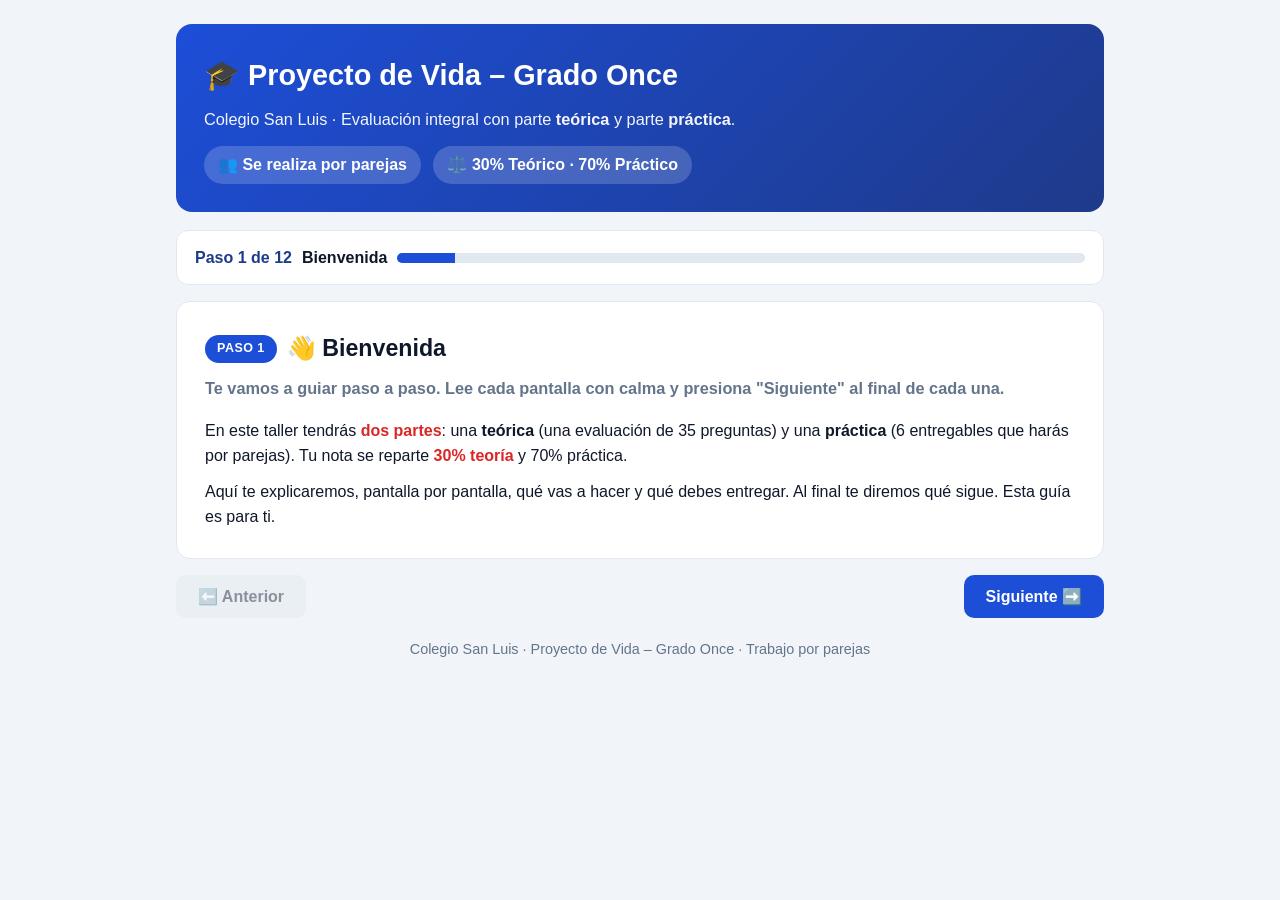
<file: taller_grado_once.html>
<!DOCTYPE html>
<html lang="es">
<head>
<meta charset="utf-8"/>
<meta content="width=device-width, initial-scale=1.0" name="viewport"/>
<title>Taller de Evaluación – Grado Once | Colegio San Luis</title>
<style>
  :root{
    --azul:#1d4ed8; --azul-osc:#1e3a8a; --rojo:#dc2626; --oro:#d97706;
    --fondo:#f1f5f9; --blanco:#ffffff; --texto:#0f172a; --gris:#64748b; --borde:#e2e8f0;
  }
  *{box-sizing:border-box; margin:0; padding:0;}
  body{font-family:'Segoe UI',Arial,sans-serif; background:var(--fondo); color:var(--texto); line-height:1.6;}
  .wrap{max-width:960px; margin:0 auto; padding:24px 16px 60px;}
  header{background:linear-gradient(135deg,var(--azul),var(--azul-osc)); color:#fff; border-radius:16px; padding:28px; margin-bottom:18px;}
  header h1{font-size:1.8rem; margin-bottom:8px;}
  header p{font-size:1.02rem; opacity:.95;}
  .chip{display:inline-block; background:rgba(255,255,255,.18); padding:6px 14px; border-radius:999px; margin:14px 8px 0 0; font-weight:600;}
  /* Wizard */
  .progreso{background:var(--blanco); border:1px solid var(--borde); border-radius:12px; padding:14px 18px; margin-bottom:16px; display:flex; align-items:center; justify-content:space-between; flex-wrap:wrap; gap:10px;}
  .progreso .contador{font-weight:700; color:var(--azul-osc);}
  .barra-prog{height:10px; background:#e2e8f0; border-radius:999px; flex:1; min-width:140px; overflow:hidden;}
  .barra-prog .fill{height:100%; width:0%; background:var(--azul); transition:width .3s;}
  .paso{display:none;}
  .paso.activo{display:block; animation:aparecer .35s;}
  @keyframes aparecer{from{opacity:0; transform:translateY(8px);} to{opacity:1; transform:none;}}
  .caja{background:var(--blanco); border:1px solid var(--borde); border-radius:14px; padding:28px; margin-bottom:16px;}
  .caja h2{font-size:1.45rem; margin-bottom:8px; display:flex; align-items:center; gap:10px;}
  h2 .et{background:var(--azul); color:#fff; font-size:.78rem; padding:4px 12px; border-radius:999px; text-transform:uppercase; letter-spacing:.5px;}
  h2 .et.pract{background:var(--oro);}
  .sub{color:var(--gris); font-weight:600; margin-bottom:16px; font-size:1.02rem;}
  .nav{display:flex; justify-content:space-between; gap:12px; margin-top:6px;}
  .btn{background:var(--azul); color:#fff; border:none; padding:12px 22px; border-radius:10px; font-size:1rem; cursor:pointer; font-weight:700;}
  .btn:hover{background:var(--azul-osc);}
  .btn.sec{background:#e2e8f0; color:var(--texto);}
  .btn.sec:hover{background:#cbd5e1;}
  .btn:disabled{opacity:.45; cursor:not-allowed;}
  /* Ponderación */
  .ponderacion{display:flex; gap:18px; flex-wrap:wrap; margin:12px 0 4px;}
  .barra{flex:1; min-width:200px; background:#eef2ff; border:1px solid var(--borde); border-radius:10px; padding:14px; text-align:center;}
  .barra .pct{font-size:1.6rem; font-weight:800; color:var(--azul);}
  .barra.practica .pct{color:var(--oro);}
  .barra span{color:var(--gris); font-size:.9rem;}
  /* Teórica */
  .tema{margin:18px 0 6px; padding:12px 14px; background:#eef2ff; border-left:6px solid var(--azul); border-radius:8px;}
  .tema h3{font-size:1.15rem;}
  .pregunta{border:1px solid var(--borde); border-radius:10px; padding:14px 16px; margin:12px 0;}
  .pregunta .q{font-weight:700; margin-bottom:10px;}
  .opciones{display:grid; gap:8px;}
  .opcion{display:flex; align-items:flex-start; gap:10px; padding:8px 12px; border:1px solid var(--borde); border-radius:8px; background:#fafafa;}
  .opcion .letra{font-weight:800; color:var(--azul); min-width:18px;}
  .pregunta.correcta-visible .opcion.correcta{background:#dcfce7; border-color:#22c55e;}
  .pregunta.correcta-visible .opcion.correcta .letra{color:#16a34a;}
  .temporizador{font-size:2rem;font-weight:800;color:var(--azul);text-align:center;padding:12px;background:#eef2ff;border:2px solid var(--azul);border-radius:10px;margin:14px 0;}
  .temporizador.rojo{color:#fff;background:var(--rojo);border-color:var(--rojo);}
  .alerta{background:#fee2e2;border:1px solid var(--rojo);color:var(--rojo);padding:12px 16px;border-radius:10px;font-weight:700;margin:12px 0;}
  #pregunta-actual .num{color:var(--gris);font-weight:600;margin-bottom:8px;}
  #pregunta-actual .q{font-weight:700;font-size:1.15rem;margin-bottom:14px;}
  #pregunta-actual .opcion{display:flex;align-items:center;gap:10px;padding:12px 14px;border:1px solid var(--borde);border-radius:8px;margin:8px 0;cursor:pointer;background:#fafafa;}
  #pregunta-actual .opcion:hover{background:#f1f5f9;}
  #pregunta-actual .opcion.sel{background:#dbeafe;border-color:var(--azul);}
  #pregunta-actual .opcion input{margin:0;}
  /* Práctica */
  .entregable{border:1px solid var(--borde); border-left:6px solid var(--oro); border-radius:10px; padding:16px; margin:14px 0; background:#fffbeb;}
  .entregable h4{font-size:1.1rem; margin-bottom:6px;}
  .entregable .como{background:#fff7ed; border-radius:8px; padding:10px 12px; margin-top:10px; font-size:.95rem;}
  .entregable .como b{color:var(--azul-osc);}
  .correo{border:2px dashed var(--azul); border-radius:10px; padding:16px; text-align:center; margin-top:8px; background:#eff6ff; font-weight:700; font-size:1.1rem;}
  .correo code{color:var(--azul); font-size:1.15rem;}
  /* Rúbrica */
  table{width:100%; border-collapse:collapse; margin-top:12px;}
  th,td{border:1px solid var(--borde); padding:12px; text-align:left; font-size:.97rem;}
  th{background:#eef2ff; color:var(--azul-osc);}
  td.crit{font-weight:700;}
  .boton-wrap{text-align:center; margin-top:16px;}
  footer{text-align:center; color:var(--gris); font-size:.9rem; margin-top:20px;}
  ul.dest{margin:6px 0 0 18px;}
  ul.dest li{margin:4px 0;}
  .final{text-align:center;}
  .final .grande{font-size:1.6rem; font-weight:800; margin:10px 0;}
  .final .correo{margin-top:18px;}
  .res{color:#dc2626;font-weight:800;}
  .res.v{color:#7c3aed;}
  .res.o{color:#ea580c;}
  .res.a{color:#0891b2;}
  .res.g{color:#16a34a;}
  .res.r{color:#dc2626;}
  .info{background:#f0f9ff;border:1px solid #bae6fd;border-radius:8px;padding:12px 16px;margin-top:14px;}
  .info h5{color:var(--azul-osc);margin-bottom:8px;font-size:1rem;}
  .info p{margin:6px 0;}
  .info .ejemplo{background:#fffbeb;border:1px dashed var(--oro);border-radius:8px;padding:10px 12px;margin-top:8px;font-style:italic;}
</style>
</head>
<body>
<div class="wrap">
  <header>
    <h1>🎓 Proyecto de Vida – Grado Once</h1>
    <p>Colegio San Luis · Evaluación integral con parte <strong>teórica</strong> y parte <strong>práctica</strong>.</p>
    <span class="chip">👥 Se realiza por parejas</span>
    <span class="chip">⚖️ 30% Teórico · 70% Práctico</span>
  </header>

  <!-- PROGRESO -->
  <div class="progreso">
    <span class="contador" id="contador">Paso 1 de 12</span>
    <span id="titulo-paso" style="font-weight:600;">Bienvenida</span>
    <div class="barra-prog"><div class="fill" id="fill"></div></div>
  </div>

  <!-- PASO 1: BIENVENIDA -->
  <div class="paso activo">
    <div class="caja">
      <h2><span class="et">Paso 1</span> 👋 Bienvenida</h2>
      <p class="sub">Te vamos a guiar paso a paso. Lee cada pantalla con calma y presiona <strong>"Siguiente"</strong> al final de cada una.</p>
      <p>En este taller tendrás <span class="res">dos partes</span>: una <strong>teórica</strong> (una evaluación de 35 preguntas) y una <strong>práctica</strong> (6 entregables que harás por parejas). Tu nota se reparte <span class="res">30% teoría</span> y <span class="res.o">70% práctica</span>.</p>
      <p style="margin-top:10px;">Aquí te explicaremos, pantalla por pantalla, qué vas a hacer y qué debes entregar. Al final te diremos qué sigue. <span class="res.a">Esta guía es para ti</span>.</p>
    </div>
  </div>

  <!-- PASO 2: PONDERACIÓN -->
  <div class="paso">
    <div class="caja">
      <h2><span class="et">Paso 2</span> ⚖️ ¿Cómo se reparte la nota?</h2>
      <p class="sub">Tu nota final se divide así:</p>
      <div class="ponderacion">
        <div class="barra"><div class="pct">30%</div><span>Parte teórica<br/>(preguntas ICFES)</span></div>
        <div class="barra practica"><div class="pct">70%</div><span>Parte práctica<br/>(entregables)</span></div>
      </div>
      <p style="margin-top:14px;">Tu <strong>parte práctica</strong> vale más, así que es muy importante que <span class="res">entregues todos tus trabajos</span>.</p>
    </div>
  </div>

  <!-- PASO 3: PARTE TEÓRICA -->
  <div class="paso">
    <div class="caja">
      <h2><span class="et">Paso 3</span> 📝 Parte Teórica (30%)</h2>
      <p class="sub">Responderás <span class="res">35 preguntas</span> tipo ICFES (cada una con <span class="res.a">3 opciones</span>). Tienes <span class="res">30 minutos</span> y <span class="res.v">no es repetible</span>: salen una por una y al final ves tu resultado.</p>

      <div id="quiz-ui">
        <div id="quiz-intro">
          <div class="temporizador" id="temporizador-intro">⏱️ 30:00</div>
          <p><strong>Instrucciones:</strong> tú responderás <strong>35 preguntas</strong>, una a la vez. Tienes <strong>30 minutos</strong>. Una vez la inicies <strong>no podrás repetirla</strong> ni retroceder. Al terminar (o al acabarse el tiempo) verás tu resultado.</p>
          <div class="boton-wrap"><button class="btn" id="btn-iniciar">▶️ Comenzar evaluación</button></div>
        </div>
        <div id="quiz-run" hidden>
          <div class="temporizador" id="temporizador"></div>
          <div id="quiz-alerta" class="alerta" hidden></div>
          <div id="pregunta-actual"></div>
          <div class="boton-wrap"><button class="btn" id="btn-siguiente" hidden>➡️ Siguiente</button></div>
        </div>
        <div id="quiz-result" hidden></div>
        <div id="quiz-lock" hidden>
          <div class="alerta">🔒 Esta evaluación <strong>ya fue realizada</strong> en este equipo y <strong>no se puede repetir</strong>.</div>
          <div id="quiz-lock-score"></div>
        </div>
      </div>

      <button class="btn" id="btn-banco" style="margin-top:8px;background:var(--gris);">👩‍🏫 Ver banco de preguntas (profesor)</button>
      <div id="banco" hidden>
        <div class="tema"><h3>📡 Tema 1 · GPS <span style="color:var(--gris);font-weight:600;">(12 preguntas)</span></h3></div>
        <div class="pregunta" data-resp="b"><div class="q">1. ¿Qué significa la sigla GPS?</div><div class="opciones"><div class="opcion"><span class="letra">A)</span>General Positioning Signal</div><div class="opcion correcta"><span class="letra">B)</span>Global Positioning System</div><div class="opcion"><span class="letra">C)</span>Global Path System</div></div></div>
        <div class="pregunta" data-resp="b"><div class="q">2. ¿Cuántos satélites se necesitan como mínimo para que el GPS determine tu posición con precisión?</div><div class="opciones"><div class="opcion"><span class="letra">A)</span>10 satélites</div><div class="opcion correcta"><span class="letra">B)</span>3 satélites</div><div class="opcion"><span class="letra">C)</span>1 satélite</div></div></div>
        <div class="pregunta" data-resp="b"><div class="q">3. ¿Cuál es el principio que usa el GPS para calcular tu ubicación?</div><div class="opciones"><div class="opcion"><span class="letra">A)</span>La altitud del lugar</div><div class="opcion correcta"><span class="letra">B)</span>El tiempo que tarda la señal desde el satélite al receptor</div><div class="opcion"><span class="letra">C)</span>La fuerza de la gravedad</div></div></div>
        <div class="pregunta" data-resp="c"><div class="q">4. ¿Qué utilidad tiene el GPS en la vida cotidiana?</div><div class="opciones"><div class="opcion"><span class="letra">A)</span>Medir la temperatura del ambiente</div><div class="opcion"><span class="letra">B)</span>Solo se usa en misiones espaciales</div><div class="opcion correcta"><span class="letra">C)</span>Conocer ubicación y rutas de navegación</div></div></div>
        <div class="pregunta" data-resp="b"><div class="q">5. ¿Qué tipo de sistema es el GPS?</div><div class="opciones"><div class="opcion"><span class="letra">A)</span>De señal de radio terrestre</div><div class="opcion correcta"><span class="letra">B)</span>De navegación por satélite</div><div class="opcion"><span class="letra">C)</span>De ondas de sonido</div></div></div>
        <div class="pregunta" data-resp="a"><div class="q">6. ¿Qué organización desarrolló originalmente el sistema GPS?</div><div class="opciones"><div class="opcion correcta"><span class="letra">A)</span>El ejército de los Estados Unidos</div><div class="opcion"><span class="letra">B)</span>La NASA de Europa</div><div class="opcion"><span class="letra">C)</span>La ONU</div></div></div>
        <div class="pregunta" data-resp="c"><div class="q">7. ¿Qué es una "coordenada" en el contexto del GPS?</div><div class="opciones"><div class="opcion"><span class="letra">A)</span>Una medida de velocidad del viento</div><div class="opcion"><span class="letra">B)</span>Un tipo de satélite</div><div class="opcion correcta"><span class="letra">C)</span>Un valor que indica una posición en el planeta</div></div></div>
        <div class="pregunta" data-resp="c"><div class="q">8. ¿Dónde funciona mejor el GPS?</div><div class="opciones"><div class="opcion"><span class="letra">A)</span>En interiores</div><div class="opcion"><span class="letra">B)</span>Igual en ambos lugares</div><div class="opcion correcta"><span class="letra">C)</span>En lugares abiertos</div></div></div>
        <div class="pregunta" data-resp="c"><div class="q">9. ¿Para qué sirven las aplicaciones de mapas con GPS en un celular?</div><div class="opciones"><div class="opcion"><span class="letra">A)</span>Solo para hacer llamadas</div><div class="opcion"><span class="letra">B)</span>Para medir la presión arterial</div><div class="opcion correcta"><span class="letra">C)</span>Calcular rutas y tiempos de viaje</div></div></div>
        <div class="pregunta" data-resp="b"><div class="q">10. ¿Qué significa "triangulación" en el funcionamiento del GPS?</div><div class="opciones"><div class="opcion"><span class="letra">A)</span>Conectar tres teléfonos entre sí</div><div class="opcion correcta"><span class="letra">B)</span>Usar varias señales para ubicar un punto</div><div class="opcion"><span class="letra">C)</span>Medir tres lados de una figura</div></div></div>
        <div class="pregunta" data-resp="a"><div class="q">11. ¿El GPS puede funcionar sin conexión a internet?</div><div class="opciones"><div class="opcion correcta"><span class="letra">A)</span>Sí, porque usa señales de satélite</div><div class="opcion"><span class="letra">B)</span>No, siempre necesita internet</div><div class="opcion"><span class="letra">C)</span>Solo con wifi</div></div></div>
        <div class="pregunta" data-resp="c"><div class="q">12. ¿Cuál de estas actividades NO depende del GPS?</div><div class="opciones"><div class="opcion"><span class="letra">A)</span>Localizar un teléfono perdido</div><div class="opcion"><span class="letra">B)</span>Navegación en un vehículo</div><div class="opcion correcta"><span class="letra">C)</span>Escuchar música en línea</div></div></div>
        <div class="tema"><h3>💻 Tema 2 · Herramientas digitales <span style="color:var(--gris);font-weight:600;">(11 preguntas)</span></h3></div>
        <div class="pregunta" data-resp="a"><div class="q">13. ¿Qué es una "herramienta digital"?</div><div class="opciones"><div class="opcion correcta"><span class="letra">A)</span>Un programa o aplicación que ayuda a hacer tareas con dispositivos</div><div class="opcion"><span class="letra">B)</span>Un aparato físico como una pala</div><div class="opcion"><span class="letra">C)</span>Un tipo de alimento</div></div></div>
        <div class="pregunta" data-resp="a"><div class="q">14. ¿Cuál de estas es una herramienta digital de productividad?</div><div class="opciones"><div class="opcion correcta"><span class="letra">A)</span>Un procesador de texto</div><div class="opcion"><span class="letra">B)</span>Un cuaderno de papel</div><div class="opcion"><span class="letra">C)</span>Una calculadora de escritorio común</div></div></div>
        <div class="pregunta" data-resp="a"><div class="q">15. ¿Qué función principal tiene el correo electrónico?</div><div class="opciones"><div class="opcion correcta"><span class="letra">A)</span>Enviar y recibir mensajes y archivos</div><div class="opcion"><span class="letra">B)</span>Hacer videollamadas</div><div class="opcion"><span class="letra">C)</span>Guardar archivos físicos</div></div></div>
        <div class="pregunta" data-resp="a"><div class="q">16. ¿Qué es un buscador web?</div><div class="opciones"><div class="opcion correcta"><span class="letra">A)</span>Una herramienta que encuentra información en internet</div><div class="opcion"><span class="letra">B)</span>Un antivirus</div><div class="opcion"><span class="letra">C)</span>Un programa de dibujo</div></div></div>
        <div class="pregunta" data-resp="c"><div class="q">17. ¿Qué significa "subir" un archivo a la nube?</div><div class="opciones"><div class="opcion"><span class="letra">A)</span>Borrarlo del computador</div><div class="opcion"><span class="letra">B)</span>Imprimirlo</div><div class="opcion correcta"><span class="letra">C)</span>Guardarlo en un servidor para acceder desde cualquier lugar</div></div></div>
        <div class="pregunta" data-resp="b"><div class="q">18. ¿Cuál es un ejemplo de plataforma de videoconferencia?</div><div class="opciones"><div class="opcion"><span class="letra">A)</span>Un buscador</div><div class="opcion correcta"><span class="letra">B)</span>Una herramienta que permite reuniones por video</div><div class="opcion"><span class="letra">C)</span>Un procesador de texto</div></div></div>
        <div class="pregunta" data-resp="c"><div class="q">19. ¿Para qué sirve una hoja de cálculo?</div><div class="opciones"><div class="opcion"><span class="letra">A)</span>Enviar correos</div><div class="opcion"><span class="letra">B)</span>Hacer dibujos</div><div class="opcion correcta"><span class="letra">C)</span>Organizar datos y hacer cálculos</div></div></div>
        <div class="pregunta" data-resp="c"><div class="q">20. ¿Qué debemos hacer para proteger nuestra información digital?</div><div class="opciones"><div class="opcion"><span class="letra">A)</span>No usar internet nunca</div><div class="opcion"><span class="letra">B)</span>Compartir nuestras claves con todos</div><div class="opcion correcta"><span class="letra">C)</span>Usar contraseñas seguras</div></div></div>
        <div class="pregunta" data-resp="a"><div class="q">21. ¿Qué es un "correo no deseado" o spam?</div><div class="opciones"><div class="opcion correcta"><span class="letra">A)</span>Mensajes no solicitados que intentan engañar</div><div class="opcion"><span class="letra">B)</span>Un archivo de video</div><div class="opcion"><span class="letra">C)</span>Un mensaje importante de la escuela</div></div></div>
        <div class="pregunta" data-resp="c"><div class="q">22. ¿Qué papel tienen las herramientas digitales en el estudio?</div><div class="opciones"><div class="opcion"><span class="letra">A)</span>No aportan nada al estudio</div><div class="opcion"><span class="letra">B)</span>Solo sirven para jugar</div><div class="opcion correcta"><span class="letra">C)</span>Facilitan buscar, organizar y compartir información</div></div></div>
        <div class="pregunta" data-resp="b"><div class="q">23. ¿Qué es la "huella digital" en internet?</div><div class="opciones"><div class="opcion"><span class="letra">A)</span>La huella de nuestro dedo en el teclado</div><div class="opcion correcta"><span class="letra">B)</span>El rastro de nuestras actividades en línea</div><div class="opcion"><span class="letra">C)</span>Un tipo de contraseña</div></div></div>
        <div class="tema"><h3>🗳️ Tema 3 · El voto <span style="color:var(--gris);font-weight:600;">(12 preguntas)</span></h3></div>
        <div class="pregunta" data-resp="b"><div class="q">24. ¿Qué es el voto?</div><div class="opciones"><div class="opcion"><span class="letra">A)</span>Un tipo de documento</div><div class="opcion correcta"><span class="letra">B)</span>La forma de elegir a nuestros representantes</div><div class="opcion"><span class="letra">C)</span>Un juego de mesa</div></div></div>
        <div class="pregunta" data-resp="a"><div class="q">25. ¿Quién puede votar en una elección democrática?</div><div class="opciones"><div class="opcion correcta"><span class="letra">A)</span>Los ciudadanos que cumplen los requisitos legales</div><div class="opcion"><span class="letra">B)</span>Solo los niños</div><div class="opcion"><span class="letra">C)</span>Solo los extranjeros</div></div></div>
        <div class="pregunta" data-resp="a"><div class="q">26. ¿Qué significa "votar en secreto"?</div><div class="opciones"><div class="opcion correcta"><span class="letra">A)</span>Que nadie puede ver por quién votas</div><div class="opcion"><span class="letra">B)</span>Que votas en voz alta</div><div class="opcion"><span class="letra">C)</span>Que vota otra persona por ti</div></div></div>
        <div class="pregunta" data-resp="b"><div class="q">27. ¿Por qué es importante votar?</div><div class="opciones"><div class="opcion"><span class="letra">A)</span>Porque es obligatorio para viajar</div><div class="opcion correcta"><span class="letra">B)</span>Porque así participamos en las decisiones del país</div><div class="opcion"><span class="letra">C)</span>Porque nos pagan por ello</div></div></div>
        <div class="pregunta" data-resp="b"><div class="q">28. ¿Qué es el voto "consciente"?</div><div class="opciones"><div class="opcion"><span class="letra">A)</span>Votar sin pensar por cualquiera</div><div class="opcion correcta"><span class="letra">B)</span>Informarse antes de elegir a un candidato</div><div class="opcion"><span class="letra">C)</span>Votar siempre igual</div></div></div>
        <div class="pregunta" data-resp="c"><div class="q">29. ¿En qué consiste el proceso electoral?</div><div class="opciones"><div class="opcion"><span class="letra">A)</span>Una competencia deportiva</div><div class="opcion"><span class="letra">B)</span>Un examen de matemáticas</div><div class="opcion correcta"><span class="letra">C)</span>Elegir candidatos mediante el voto</div></div></div>
        <div class="pregunta" data-resp="b"><div class="q">30. ¿Qué significa "democracia"?</div><div class="opciones"><div class="opcion"><span class="letra">A)</span>La ausencia de reglas</div><div class="opcion correcta"><span class="letra">B)</span>Gobierno donde el pueblo participa y elige</div><div class="opcion"><span class="letra">C)</span>Un gobierno de una sola persona para siempre</div></div></div>
        <div class="pregunta" data-resp="c"><div class="q">31. ¿Cuál de estos es un ejemplo de voto?</div><div class="opciones"><div class="opcion"><span class="letra">A)</span>Hacer una tarea</div><div class="opcion"><span class="letra">B)</span>Pedir la hora</div><div class="opcion correcta"><span class="letra">C)</span>Elegir al representante del salón</div></div></div>
        <div class="pregunta" data-resp="a"><div class="q">32. ¿Qué papel juega el voto en el fortalecimiento de la institución?</div><div class="opciones"><div class="opcion correcta"><span class="letra">A)</span>Permite elegir representantes estudiantiles</div><div class="opcion"><span class="letra">B)</span>Solo afecta a los adultos</div><div class="opcion"><span class="letra">C)</span>No tiene relación con la institución</div></div></div>
        <div class="pregunta" data-resp="a"><div class="q">33. ¿Qué es el "sufragio"?</div><div class="opciones"><div class="opcion correcta"><span class="letra">A)</span>El derecho a votar</div><div class="opcion"><span class="letra">B)</span>Un tipo de moneda</div><div class="opcion"><span class="letra">C)</span>Una obligación de pagar impuestos</div></div></div>
        <div class="pregunta" data-resp="c"><div class="q">34. ¿Por qué el voto se considera un deber ciudadano?</div><div class="opciones"><div class="opcion"><span class="letra">A)</span>Porque se gana un premio</div><div class="opcion"><span class="letra">B)</span>Porque es un castigo no votar</div><div class="opcion correcta"><span class="letra">C)</span>Porque con él se fortalece la participación democrática</div></div></div>
        <div class="pregunta" data-resp="b"><div class="q">35. ¿Qué debe hacer un ciudadano responsable antes de votar?</div><div class="opciones"><div class="opcion"><span class="letra">A)</span>No participar</div><div class="opcion correcta"><span class="letra">B)</span>Informarse sobre las propuestas</div><div class="opcion"><span class="letra">C)</span>Votar sin conocer a nadie</div></div></div>
        <div class="boton-wrap"><button class="btn" onclick="verRespuestas()">👩‍🏫 Mostrar / ocultar respuestas (profesor)</button></div>
      </div>
    </div>
  </div>

  <!-- PASO 4: PRÁCTICA - CÓMO ENTREGAR -->
  <div class="paso">
    <div class="caja">
      <h2><span class="et pract">Paso 4</span> 🎨 Parte Práctica (70%) — ¿Cómo entregar?</h2>
      <p class="sub">Ahora te explicamos tu parte práctica. En total son <span class="res">6 entregables</span> por pareja. Los <span class="res.a">digitales</span> los envías por correo del colegio y algunos <span class="res.o">físicos</span> los entregas aparte.</p>
      <p style="font-weight:700; color:var(--azul-osc); margin-top:10px;">📮 Enviar los digitales a:</p>
      <div class="correo"><code>sanluistrabajosestudiantes@gmail.com</code></div>
      <p style="font-weight:700; color:var(--azul-osc); margin-top:14px;">✉️ Cómo escribir el correo (asunto):</p>
      <div class="correo" style="border-style:solid;">Asunto: <code>Proyecto de Vida – Grado Once – [Nombre de la persona]</code></div>
      <ul class="dest">
        <li>Ejemplo: <code>Proyecto de Vida – Grado Once – Juan y María Pérez</code></li>
        <li>El asunto lleva el nombre del taller y solo el <span class="res">nombre de la persona</span> que entrega.</li>
        <li>Puedes enviar <span class="res">un solo correo</span> con todos tus entregables juntos.</li>
      </ul>
      <p style="font-weight:700; color:var(--azul-osc); margin-top:12px;">Reglas:</p>
      <ul class="dest">
        <li><span class="res.a">Digitales:</span> video, podcast, fotos y registro → se envían por correo electrónico del colegio.</li>
        <li><span class="res.o">Físicos:</span> escarapela y tarjeta → se entregan en físico (además de su foto por correo).</li>
      </ul>
      <p style="margin-top:12px;">En las siguientes pantallas verás <strong>cada entregable</strong> con sus ítems exactos.</p>
    </div>
  </div>

  <!-- PASO 5: ENTREGABLE 1 VIDEO -->
  <div class="paso">
    <div class="caja">
      <h2><span class="et pract">Entregable 1</span> 🎬 Video de despedida</h2>
      <p class="sub">Ustedes grabarán un video corto donde <span class="res">contarán sus aspiraciones</span> y sus planes a futuro. Para que no se queden sin palabras, sigan este <span class="res.v">guión</span> y respondan cada punto:</p>
      <ul class="dest">
        <li>🗣️ ¿<strong>Qué van a hacer</strong> ustedes después de graduarse?</li>
        <li>📚 ¿<strong>Qué van a estudiar</strong>? (y en qué <strong>universidad</strong>)</li>
        <li>💼 O, si van a <strong>trabajar</strong>: ¿en qué van a trabajar?</li>
        <li>🎯 ¿<strong>Qué quieren estudiar</strong> realmente? ¿Cuál es su meta?</li>
        <li>📍 ¿<strong>En qué lugar</strong> estudiarán? (¿en otro departamento, otra ciudad?)</li>
      </ul>
      <div class="entregable" style="margin-top:14px;"><div class="como"><b>Cómo lo entregas:</b> Suban el video a <span class="res">YouTube</span> y envíen el <span class="res.v">enlace del video</span> por correo a la dirección del colegio.</div></div>

      <div class="info">
        <h5>✨ ¿Qué es y cómo hacerlo?</h5>
        <p><strong>Qué es:</strong> un video corto donde ustedes se graban contando sus aspiraciones, para dejar un recuerdo de su paso por el colegio.</p>
        <p><strong>Cómo hacerlo:</strong> 1) piensen qué van a decir (usen el guión); 2) graben con el celular en un lugar tranquilo y con buena luz; 3) revisen que se escuche y se vea bien; 4) súbanlo a YouTube y envíen el enlace.</p>
        <p><strong>Para que quede bien:</strong> que dure entre 1 y 3 minutos, hablen claro, aparezcan los dos (o presenten juntos) y que el audio y la imagen se entiendan.</p>
        <p class="ejemplo">💡 <strong>Ejemplo más largo:</strong> “Hola, somos Juan Pérez y María García, estudiantes del grado once del Colegio San Luis. Hoy queremos contarles qué vamos a hacer después de graduarnos. Yo, Juan, quiero estudiar Ingeniería de Sistemas en la Universidad Nacional, porque desde pequeño me apasiona la tecnología. María quiere estudiar Medicina en la ciudad de Medellín, porque le encanta ayudar a las personas. Mientras decidimos, planeamos trabajar para ahorrar. Nuestro sueño es cumplir estas metas y volver a visitar nuestro colegio. ¡Gracias por el recuerdo!”</p>
      </div>
    </div>
  </div>

  <!-- PASO 6: ENTREGABLE 2 PODCAST -->
  <div class="paso">
    <div class="caja">
      <h2><span class="et pract">Entregable 2</span> 🎙️ Podcast</h2>
      <p class="sub">Sobre el fortalecimiento de la institución.</p>
      <p>Ustedes grabarán un podcast de <span class="res">mínimo 3 minutos</span> donde hablarán sobre <span class="res.v">un problema que tiene el colegio y cómo solucionarlo</span>.</p>
      <div class="entregable" style="margin-top:14px;"><div class="como"><b>Cómo lo entregan:</b> Envíen el audio del podcast (mín. 3 minutos) por correo a la dirección del colegio.</div></div>

      <div class="info">
        <h5>✨ ¿Qué es un podcast y cómo hacerlo?</h5>
        <p><strong>Qué es:</strong> un podcast es un audio grabado, como un programa de radio, donde ustedes hablan de un tema. Debe incluir <span class="res">música y sonidos de apoyo</span>.</p>
        <p><strong>Cómo hacerlo:</strong> 1) elijan un problema del colegio; 2) preparen ideas y soluciones; 3) graben hablando (mínimo 3 minutos); 4) agréguele <span class="res">música de fondo</span> o de inicio/final y <span class="res">efectos de sonido</span> para que sea más ameno.</p>
        <p><strong>Para que quede bien:</strong> que dure mínimo 3 minutos, hablen los dos, el tema sea claro (problema + solución) y tenga música y sonidos de apoyo.</p>
        <p class="ejemplo">💡 <strong>Ejemplo más largo:</strong> “[Suena música de inicio] Hola, bienvenidos al podcast La voz del colegio, de los estudiantes de grado once. El día de hoy hablaremos de un problema que tiene nuestra institución: la falta de espacios verdes para descansar. Este es un problema porque no tenemos un lugar agradable para compartir [sonido de ambiente]. Como solución, proponemos organizar una jornada de siembra de árboles y crear un comité estudiantil que cuide las zonas verdes. Además, creemos que todos podemos aportar [música de fondo]. Gracias por escucharnos, ¡hasta la próxima! [música de cierre]”</p>
      </div>
    </div>
  </div>

  <!-- PASO 7: ENTREGABLE 3 ESCARAPELA -->
  <div class="paso">
    <div class="caja">
      <h2><span class="et pract">Entregable 3</span> 🎖️ Escarapela (Feria de Ciencias)</h2>
      <p class="sub">Ustedes elaborarán la escarapela que llevarán a la <span class="res">Feria de Ciencias</span>.</p>
      <p>Hagan que sea algo <span class="res.o">bien bonito y decente</span>, e incluyan la <span class="res">foto de cada uno de ustedes</span> y sus <span class="res.a">datos</span> (nombres y apellidos) para poder calificarles.</p>
      <div class="entregable" style="margin-top:14px;"><div class="como"><b>Cómo lo entregan:</b> Envíen la foto de la escarapela por correo a la dirección del colegio y <b>entreguen la escarapela física</b>.</div></div>

      <div class="info">
        <h5>✨ ¿Qué es y cómo hacerla?</h5>
        <p><strong>Qué es:</strong> una escarapela es una insignia que se lleva puesta para identificarse, aquí para la <span class="res">Feria de Ciencias</span>.</p>
        <p><strong>Cómo hacerla:</strong> 1) recorten una forma (círculo, escudo) en cartulina o fomi; 2) decórenla con colores; 3) pongan la <span class="res">foto de cada uno</span> y sus <span class="res.a">datos</span> (nombres y apellidos); 4) agreguen una cinta para colgarla.</p>
        <p><strong>Para que quede bien:</strong> que sea bonita, decente y ordenada, con la foto y los datos bien visibles, y que sea resistente.</p>
        <p class="ejemplo">💡 <strong>Ejemplo más largo:</strong> una escarapela circular hecha en cartulina roja, con el nombre del Colegio San Luis escrito arriba, la foto de cada estudiante en el centro y, debajo, sus nombres completos y el grado. Se decora con cintas de colores en los bordes y se cuelga con un listón azul. Debe verse ordenada, bonita y con la foto y los datos bien visibles para poder calificar.</p>
      </div>
    </div>
  </div>

  <!-- PASO 8: ENTREGABLE 4 TARJETA -->
  <div class="paso">
    <div class="caja">
      <h2><span class="et pract">Entregable 4</span> 💌 Tarjeta de agradecimiento</h2>
      <p class="sub">Para el orientador/a.</p>
      <p>Ustedes harán una <span class="res">tarjeta elaborada a mano</span>, como una <span class="res.v">artesanía</span>: hecha en <span class="res.o">papel, con colores, cintas y escarcha</span>. Debe ser <span class="res">original</span> — entre más original, <span class="res.a">más puntos</span>.</p>
      <div class="entregable" style="margin-top:14px;"><div class="como"><b>Cómo lo entregan:</b> Envíen la foto de la tarjeta por correo a la dirección del colegio y <b>entreguen la tarjeta física</b>.</div></div>

      <div class="info">
        <h5>✨ ¿Qué es y cómo hacerla?</h5>
        <p><strong>Qué es:</strong> una tarjeta de agradecimiento hecha a mano, para el orientador/a, que exprese su gratitud.</p>
        <p><strong>Cómo hacerla:</strong> 1) doblen una cartulina o papel; 2) decórenla con <span class="res.o">colores, cintas y escarcha</span>; 3) escriban un mensaje de agradecimiento; 4) cuiden que se vea limpia y bonita.</p>
        <p><strong>Para que quede bien:</strong> que sea <span class="res">original</span> y <span class="res.v">artesanal</span>, bien elaborada y con un mensaje sincero.</p>
        <p class="ejemplo">💡 <strong>Ejemplo más largo:</strong> una tarjeta doblada a la mitad en cartulina de color, con la portada decorada con un corazón de escarcha, cintas y pequeños adornos de colores. Adentro se escribe un mensaje completo, por ejemplo: “Querido/a orientador/a: Gracias por guiarnos y acompañarnos en esta etapa. Su dedicación y apoyo nos ayudan a crecer y a tomar buenas decisiones. Con mucho cariño, Juan y María, grado once”. Cuiden que se vea limpia, bonita y original.</p>
      </div>
    </div>
  </div>

  <!-- PASO 9: ENTREGABLE 5 REGISTRO -->
  <div class="paso">
    <div class="caja">
      <h2><span class="et pract">Entregable 5</span> 📋 Registro</h2>
      <p class="sub">Un <span class="res">formulario de Google</span> (Google Form) con preguntas.</p>
      <p>Si tú aún no lo has hecho, ingresa al enlace y <span class="res.v">diligencielo completo</span>: así la profesora tendrá tu evidencia en el computador.</p>
      <div class="entregable" style="margin-top:14px;"><div class="como"><b>Cómo lo entregas:</b> Haz clic en el botón de abajo y respóndelo completo.<br/><br/><a class="btn" style="display:inline-block; text-decoration:none;" href="https://docs.google.com/forms/d/e/1FAIpQLSdBOk474lR5TCeZMHmrYXwb8HohcV9YmvoASa_2Bi6MUSpVAw/viewform" target="_blank" rel="noopener">📝 Abrir el registro (formulario)</a></div></div>

      <div class="info">
        <h5>✨ ¿Qué es y cómo hacerlo?</h5>
        <p><strong>Qué es:</strong> un formulario de Google con preguntas que ustedes deben responder.</p>
        <p><strong>Cómo hacerlo:</strong> 1) entren al enlace; 2) lean cada pregunta; 3) respondan con sinceridad y completando todo; 4) al final presionen "Enviar".</p>
        <p><strong>Para que quede bien:</strong> responder <span class="res">todas las preguntas</span> y con datos verdaderos. La profesora verá tu evidencia en el computador.</p>
        <p class="ejemplo">💡 <strong>Ejemplo:</strong> por cada pregunta del formulario escriban una respuesta clara y completa. Por ejemplo, si pregunta “¿Cuál es tu nombre completo?”, respondan: “Juan Pérez”. Si pregunta “¿Qué entregas realizaste?”, respondan: “Video, podcast, escarapela, tarjeta, registro y tarjeta robótica”. Así la profesora tendrá todo registrado.</p>
      </div>
    </div>
  </div>

  <!-- PASO 10: ENTREGABLE 6 TARJETA ROBÓTICA -->
  <div class="paso">
    <div class="caja">
      <h2><span class="et pract">Entregable 6</span> 🤖 Tarjeta robótica (Processing)</h2>
      <p class="sub">Tarjeta informativa de los robots del colegio, <span class="res">programada en Processing</span>.</p>
      <p>Ustedes la harán a modo de <span class="res.v">inventario de cada robot</span>, e incluirán todos sus ítems:</p>
      <ul class="dest">
        <li>⚡ <strong>Qué electricidad usan</strong> (voltaje/energía).</li>
        <li>📏 <strong>Cuánto miden</strong> (altura/dimensiones).</li>
        <li>⚖️ <strong>Cuánto pesan</strong>.</li>
        <li>🧩 <strong>Cuántas piezas tiene</strong> y <strong>cuántas son eléctricas</strong>.</li>
        <li>🔋 <strong>Cuántas baterías</strong> usa.</li>
        <li>ℹ️ <strong>Nombre</strong> de cada robot, <strong>para qué sirve</strong> y <strong>cómo se usa</strong>.</li>
      </ul>
      <div class="entregable" style="margin-top:14px;"><div class="como"><b>Cómo lo entregan:</b> Muestren la tarjeta <strong>programada en Processing</strong> y envíen la evidencia (captura o video) por correo a la dirección del colegio.</div></div>

      <div class="info">
        <h5>✨ ¿Qué es y cómo hacerla?</h5>
        <p><strong>Qué es:</strong> una tarjeta informativa digital de los robots del colegio, <span class="res">programada en Processing</span>, que muestra el inventario de cada robot.</p>
        <p><strong>Cómo hacerla:</strong> 1) escojan cada robot; 2) busquen sus datos (electricidad, medidas, peso, piezas, baterías); 3) prográmenla en <span class="res">Processing</span> mostrando el inventario; 4) tomen una captura o video como evidencia.</p>
        <p><strong>Para que quede bien:</strong> que sea programada en <span class="res">Processing</span>, incluya todos los ítems del inventario y sea clara y ordenada.</p>
        <p class="ejemplo">💡 <strong>Ejemplo más largo:</strong> en Processing se muestra una ficha por robot. Por ejemplo, para el Robot EV3 se escribe: “Robot EV3 – Nombre: Explorador – Electricidad: 5 voltios – Mide 20 cm de alto – Pesa 300 g – Tiene 8 piezas, de las cuales 3 son eléctricas – Usa 1 batería – Sirve para recorrer pistas y se maneja con sensores”. Ese mismo inventario se repite para cada robot que tengan en el colegio, y se programa y muestra como una tarjeta en Processing.</p>
      </div>
    </div>
  </div>

  <!-- PASO 11: RÚBRICA -->
  <div class="paso">
    <div class="caja">
      <h2><span class="et">Paso 11</span> ✅ ¿Cómo se evalúan los entregables?</h2>
      <p class="sub">Se evalúan con estos <span class="res">3 criterios</span>:</p>
      <table>
        <tr><th>Criterio</th><th>¿Qué se evalúa?</th></tr>
        <tr><td class="crit">✅ Puntualidad</td><td>Que se entregue a tiempo y cumpliendo las indicaciones.</td></tr>
        <tr><td class="crit">🎯 Coherencia</td><td>Que el resultado sea acorde a lo que se pide y a lo que se habla.</td></tr>
        <tr><td class="crit">🎨 Creatividad</td><td>Originalidad, elaboración y presentación del trabajo.</td></tr>
      </table>
      <div class="ponderacion" style="margin-top:18px;">
        <div class="barra"><div class="pct">30%</div><span>Parte teórica</span></div>
        <div class="barra practica"><div class="pct">70%</div><span>Parte práctica</span></div>
      </div>
    </div>
  </div>

  <!-- PASO 12: FINAL -->
  <div class="paso">
    <div class="caja final">
      <h2><span class="et">Paso 12</span> 🏁 ¡Listo!</h2>
      <div class="grande">🎉 Ya tienes todas las ideas.</div>
      <p>Ahora ve y <span class="res">realiza tus trabajos</span>: el video, el podcast, la escarapela, la tarjeta, el registro y la tarjeta robótica. <span class="res.g">Tú tienes tiempo para hacerlos.</span> ¡Esperamos ver tus trabajos!</p>
      <p style="margin-top:12px;">Recuerda enviar lo digital a:</p>
      <div class="correo"><code>sanluistrabajosestudiantes@gmail.com</code></div>
      <p style="margin-top:10px;">Con asunto: <code>Proyecto de Vida – Grado Once – [Tu nombre]</code> (puedes enviar <span class="res">un solo correo</span> con todo).</p>
      <p style="margin-top:14px;">¡Muchos éxitos! 🌟</p>
    </div>
  </div>

  <!-- NAVEGACIÓN -->
  <div class="nav">
    <button class="btn sec" id="btn-anterior">⬅️ Anterior</button>
    <button class="btn" id="btn-siguiente-paso">Siguiente ➡️</button>
  </div>

  <footer>Colegio San Luis · Proyecto de Vida – Grado Once · Trabajo por parejas</footer>
</div>

<script>
  function verRespuestas(){
    document.querySelectorAll('#banco .pregunta').forEach(function(p){ p.classList.toggle('correcta-visible'); });
  }

  (function(){
    var STORAGE='eval_grado_once_estado';
    var LIMITE=30*60; // 30 minutos
    var banco=document.getElementById('banco');
    var preguntas=[];

    banco.querySelectorAll('.pregunta').forEach(function(p){
      var texto=p.querySelector('.q').textContent.trim();
      var opts=[];
      p.querySelectorAll('.opcion').forEach(function(o){
        opts.push({texto:o.childNodes[o.childNodes.length-1].textContent.trim(), correcta:o.classList.contains('correcta')});
      });
      var correctaIdx=opts.findIndex(function(o){return o.correcta;});
      preguntas.push({q:texto, opts:opts, correctaIdx:correctaIdx});
    });
    var TOTAL=preguntas.length;

    var intro=document.getElementById('quiz-intro');
    var run=document.getElementById('quiz-run');
    var resultEl=document.getElementById('quiz-result');
    var lockEl=document.getElementById('quiz-lock');
    var temporizador=document.getElementById('temporizador');
    var alerta=document.getElementById('quiz-alerta');
    var preguntaEl=document.getElementById('pregunta-actual');
    var btnSiguiente=document.getElementById('btn-siguiente');
    var btnIniciar=document.getElementById('btn-iniciar');
    var btnBanco=document.getElementById('btn-banco');

    var estado=null;
    try{ estado=localStorage.getItem(STORAGE); }catch(e){}

    if(estado){
      intro.hidden=true; run.hidden=true; resultEl.hidden=true; lockEl.hidden=false;
      var res=null; try{ res=JSON.parse(localStorage.getItem('eval_grado_once_resultado')); }catch(e){}
      var scoreEl=document.getElementById('quiz-lock-score');
      if(res && scoreEl){
        scoreEl.innerHTML='<div class="alerta" style="background:#dcfce7;border-color:#22c55e;color:#166534;">🏆 Resultado registrado: <strong>'+res.aciertos+' de '+res.total+'</strong> ('+res.pct+'%).</div>';
      }
    }

    var idx=0, respuestas=[], seleccion=null, segRestantes=LIMITE, timer=null;

    function fmt(s){
      var m=Math.floor(s/60), ss=s%60;
      return (m<10?'0':'')+m+':'+(ss<10?'0':'')+ss;
    }
    function alertaMsj(msg, ms){
      alerta.hidden=false; alerta.textContent=msg;
      setTimeout(function(){ alerta.hidden=true; }, ms||4000);
    }
    function actualizarTemporizador(){
      temporizador.textContent='⏱️ '+fmt(segRestantes);
      if(segRestantes<=60) temporizador.classList.add('rojo');
    }
    function renderPregunta(){
      var p=preguntas[idx];
      preguntaEl.innerHTML='';
      var num=document.createElement('div'); num.className='num';
      num.textContent='Pregunta '+(idx+1)+' de '+TOTAL;
      var q=document.createElement('div'); q.className='q'; q.textContent=p.q;
      var opc=document.createElement('div');
      var letras=['A','B','C'];
      p.opts.forEach(function(o,i){
        var label=document.createElement('label'); label.className='opcion'+(seleccion===i?' sel':'');
        var inp=document.createElement('input'); inp.type='radio'; inp.name='resp'; inp.value=i;
        if(seleccion===i) inp.checked=true;
        var span=document.createElement('span'); span.style.fontWeight='800'; span.style.color='var(--azul)'; span.textContent=letras[i]+')';
        var txt=document.createElement('span'); txt.textContent=o.texto;
        label.appendChild(inp); label.appendChild(span); label.appendChild(txt);
        label.addEventListener('click', function(){ seleccion=i; renderPregunta(); });
        opc.appendChild(label);
      });
      preguntaEl.appendChild(num); preguntaEl.appendChild(q); preguntaEl.appendChild(opc);
      btnSiguiente.hidden=(seleccion===null);
      btnSiguiente.textContent=(idx===TOTAL-1)?'🏁 Finalizar':'➡️ Siguiente';
    }
    function finalizar(){
      clearInterval(timer);
      var aciertos=0;
      for(var i=0;i<TOTAL;i++){ if(respuestas[i]===preguntas[i].correctaIdx) aciertos++; }
      var pct=Math.round(aciertos/TOTAL*100);
      resultEl.innerHTML='<div class="alerta" style="background:#dcfce7;border-color:#22c55e;color:#166534;">'
        +'🏆 ¡Evaluación terminada! Tu resultado: <strong>'+aciertos+' de '+TOTAL+'</strong> correctas ('+pct+'%).</div>';
      intro.hidden=true; run.hidden=true; resultEl.hidden=false; lockEl.hidden=true;
      try{
        localStorage.setItem(STORAGE,'completado');
        localStorage.setItem('eval_grado_once_resultado', JSON.stringify({aciertos:aciertos,total:TOTAL,pct:pct}));
      }catch(e){}
    }
    function iniciarTimer(){
      timer=setInterval(function(){
        segRestantes--;
        actualizarTemporizador();
        if(segRestantes===600) alertaMsj('⏳ Llevas 20 minutos. Quedan 10.');
        if(segRestantes===300) alertaMsj('⏳ Quedan 5 minutos.');
        if(segRestantes===60) alertaMsj('⚠️ Queda 1 minuto.');
        if(segRestantes<=0){ clearInterval(timer); finalizar(); }
      },1000);
    }

    // Baraja el orden de las preguntas y la posición de sus opciones
    function aleatorizar(){
      var i,j,t;
      for(i=preguntas.length-1;i>0;i--){ j=Math.floor(Math.random()*(i+1)); t=preguntas[i]; preguntas[i]=preguntas[j]; preguntas[j]=t; }
      preguntas.forEach(function(p){
        for(i=p.opts.length-1;i>0;i--){ j=Math.floor(Math.random()*(i+1)); t=p.opts[i]; p.opts[i]=p.opts[j]; p.opts[j]=t; }
        p.correctaIdx=p.opts.findIndex(function(o){return o.correcta;});
      });
    }

    btnIniciar.addEventListener('click', function(){
      try{ localStorage.setItem(STORAGE,'iniciado'); }catch(e){}
      idx=0; respuestas=[]; seleccion=null; segRestantes=LIMITE;
      aleatorizar();
      intro.hidden=true; run.hidden=false; resultEl.hidden=true; lockEl.hidden=true;
      actualizarTemporizador(); renderPregunta(); iniciarTimer();
    });

    btnSiguiente.addEventListener('click', function(){
      if(seleccion===null) return;
      respuestas[idx]=seleccion; seleccion=null;
      if(idx<TOTAL-1){ idx++; renderPregunta(); } else { finalizar(); }
    });

    btnBanco.addEventListener('click', function(){
      banco.hidden=!banco.hidden;
      btnBanco.textContent=banco.hidden?'👩‍🏫 Ver banco de preguntas (profesor)':'🙈 Ocultar banco (profesor)';
    });

    // Reinicio oculto del profesor: Ctrl + Shift + R
    function resetEvaluacion(){
      if(confirm('⚠️ ¿Reiniciar la evaluación para que se pueda volver a hacer? Se borrará el bloqueo y el resultado.')){
        try{ localStorage.removeItem(STORAGE); localStorage.removeItem('eval_grado_once_resultado'); }catch(e){}
        location.reload();
      }
    }
    document.addEventListener('keydown', function(e){
      if(e.ctrlKey && e.shiftKey && (e.key==='R'||e.key==='r')){
        e.preventDefault();
        resetEvaluacion();
      }
    });

    // ===== GUÍA PASO A PASO =====
    var pasos=document.querySelectorAll('.paso');
    var total=pasos.length;
    var actual=0;
    var contador=document.getElementById('contador');
    var tituloPaso=document.getElementById('titulo-paso');
    var fill=document.getElementById('fill');
    var btnAnt=document.getElementById('btn-anterior');
    var btnSig=document.getElementById('btn-siguiente-paso');
    var titulos=['Bienvenida','Ponderación','Parte Teórica','Parte Práctica','Video','Podcast','Escarapela','Tarjeta','Registro','Tarjeta robótica','Rúbrica','Final'];

    function mostrarPaso(n){
      pasos.forEach(function(p,i){ p.classList.toggle('activo', i===n); });
      actual=n;
      contador.textContent='Paso '+(n+1)+' de '+total;
      tituloPaso.textContent=titulos[n]||'';
      fill.style.width=((n+1)/total*100)+'%';
      btnAnt.disabled=(n===0);
      btnSig.hidden=(n===total-1);
      btnSig.textContent=(n===total-2)?'🏁 Ver final':'Siguiente ➡️';
      window.scrollTo({top:0, behavior:'smooth'});
    }
    btnSig.addEventListener('click', function(){ if(actual<total-1) mostrarPaso(actual+1); });
    btnAnt.addEventListener('click', function(){ if(actual>0) mostrarPaso(actual-1); });
    mostrarPaso(0);
  })();
</script>
</body>
</html>
</file>
<file: css/styles.css>
:root {
  --yellow: #fcd116;
  --blue: #003893;
  --red: #ce1126;
  --dark: #0d1226;
  --dark-2: #161d38;
  --ink: #1c2340;
  --text: #4a5170;
  --light: #f6f7fb;
  --white: #ffffff;
  --radius: 18px;
  --shadow: 0 10px 30px rgba(13, 18, 38, 0.08);
  --font-head: 'Archivo Black', sans-serif;
  --font-body: 'Inter', system-ui, sans-serif;
}

* { margin: 0; padding: 0; box-sizing: border-box; }

html { scroll-behavior: smooth; }

body {
  font-family: var(--font-body);
  color: var(--text);
  background: var(--white);
  line-height: 1.65;
}

h1, h2, h3, h4 { font-family: var(--font-head); color: var(--ink); line-height: 1.25; }

a { color: var(--blue); text-decoration: none; }
a:hover { text-decoration: underline; }

/* ---------- Nav ---------- */
.nav {
  position: sticky;
  top: 0;
  z-index: 100;
  background: rgba(13, 18, 38, 0.94);
  backdrop-filter: blur(8px);
  border-bottom: 1px solid rgba(255, 255, 255, 0.08);
}

.nav-inner {
  max-width: 1180px;
  margin: 0 auto;
  padding: 14px 24px;
  display: flex;
  align-items: center;
  justify-content: space-between;
  gap: 16px;
}

.brand {
  font-family: var(--font-head);
  font-size: 1rem;
  letter-spacing: 0.06em;
  color: var(--white);
  white-space: nowrap;
}
.brand span { color: var(--yellow); }
.footer .brand { color: var(--white); }

.nav-links { display: flex; gap: 18px; flex-wrap: wrap; }
.nav-links a {
  color: rgba(255, 255, 255, 0.85);
  font-weight: 600;
  font-size: 0.86rem;
  white-space: nowrap;
}
.nav-links a:hover { color: var(--yellow); text-decoration: none; }

.nav-toggle {
  display: none;
  background: none;
  border: none;
  cursor: pointer;
  flex-direction: column;
  gap: 5px;
  padding: 6px;
}
.nav-toggle span {
  width: 24px;
  height: 3px;
  background: var(--white);
  border-radius: 2px;
  transition: transform 0.25s ease, opacity 0.25s ease;
}
.nav-toggle.open span:nth-child(1) { transform: translateY(8px) rotate(45deg); }
.nav-toggle.open span:nth-child(2) { opacity: 0; }
.nav-toggle.open span:nth-child(3) { transform: translateY(-8px) rotate(-45deg); }

/* ---------- Hero ---------- */
.hero {
  background:
    radial-gradient(1000px 500px at 85% -10%, rgba(252, 209, 22, 0.16), transparent 60%),
    radial-gradient(800px 500px at 0% 110%, rgba(0, 56, 147, 0.5), transparent 55%),
    linear-gradient(160deg, var(--dark) 0%, var(--dark-2) 100%);
  color: var(--white);
  padding: 100px 24px 90px;
}

.hero-content {
  max-width: 1180px;
  margin: 0 auto;
}

.hero-tag {
  display: inline-block;
  font-size: 0.75rem;
  font-weight: 800;
  letter-spacing: 0.14em;
  color: var(--yellow);
  border: 1px solid rgba(252, 209, 22, 0.45);
  border-radius: 999px;
  padding: 7px 16px;
  margin-bottom: 24px;
}

.hero h1 {
  color: var(--white);
  font-size: clamp(2.4rem, 6.5vw, 4.2rem);
  text-transform: uppercase;
  letter-spacing: 0.01em;
}

.hero-sub {
  max-width: 760px;
  margin-top: 24px;
  font-size: 1.1rem;
  color: rgba(255, 255, 255, 0.9);
}

.hero-actions { margin-top: 30px; display: flex; gap: 14px; flex-wrap: wrap; }

.hero-meta {
  margin-top: 34px;
  display: flex;
  gap: 20px;
  flex-wrap: wrap;
  font-size: 0.86rem;
  font-weight: 600;
  color: rgba(255, 255, 255, 0.75);
}

.btn {
  display: inline-block;
  font-weight: 800;
  font-size: 0.95rem;
  padding: 13px 26px;
  border-radius: 999px;
  transition: transform 0.15s ease, box-shadow 0.15s ease;
  border: none;
  cursor: pointer;
  font-family: var(--font-body);
}
.btn:hover { transform: translateY(-2px); text-decoration: none; }

.btn-yellow { background: var(--yellow); color: var(--dark); box-shadow: 0 8px 24px rgba(252, 209, 22, 0.35); }
.btn-yellow:hover { box-shadow: 0 12px 28px rgba(252, 209, 22, 0.45); }

.btn-outline { border: 2px solid rgba(255, 255, 255, 0.6); color: var(--white); background: transparent; }
.btn-outline:hover { background: rgba(255, 255, 255, 0.08); }

/* ---------- Sections ---------- */
.section { padding: 80px 24px; }

.section-dark {
  background: linear-gradient(170deg, var(--dark) 0%, #10162e 100%);
}
.section-dark h2, .section-dark h3, .section-dark h4 { color: var(--white); }

.section-head {
  max-width: 760px;
  margin: 0 auto 46px;
  text-align: center;
}

.section-head h2 {
  font-size: clamp(1.7rem, 4vw, 2.4rem);
  text-transform: uppercase;
  letter-spacing: 0.02em;
  margin-bottom: 14px;
  position: relative;
}

.section-head h2::after {
  content: '';
  display: block;
  width: 64px;
  height: 6px;
  border-radius: 3px;
  background: linear-gradient(90deg, var(--yellow), var(--red));
  margin: 16px auto 0;
}

.section-head p { font-size: 1.05rem; }

/* ---------- Objectives ---------- */
.objectives {
  max-width: 980px;
  margin: 0 auto 34px;
  display: grid;
  grid-template-columns: 1fr 1fr;
  gap: 16px;
}

.objective {
  display: flex;
  gap: 16px;
  align-items: flex-start;
  background: var(--light);
  border: 1px solid #e7e9f2;
  border-radius: 16px;
  padding: 22px;
}

.obj-num {
  flex-shrink: 0;
  width: 40px;
  height: 40px;
  border-radius: 50%;
  background: var(--blue);
  color: var(--white);
  font-family: var(--font-head);
  display: flex;
  align-items: center;
  justify-content: center;
  font-size: 1.05rem;
}

.objective:nth-child(2n) .obj-num { background: var(--red); }
.objective:nth-child(3n) .obj-num { background: #d97706; }

.objective h3 { font-size: 0.98rem; margin-bottom: 4px; }
.objective p { font-size: 0.88rem; }

/* ---------- Lesson ---------- */
.lesson {
  max-width: 980px;
  margin: 0 auto;
  display: flex;
  flex-direction: column;
  gap: 24px;
}

.lesson-text h3 { font-size: 1.15rem; margin-bottom: 10px; }
.lesson-text h3::before { content: '▸ '; color: var(--red); }
.lesson-text p { font-size: 0.98rem; margin-bottom: 10px; }
.lesson-text p:last-child { margin-bottom: 0; }

.section-dark .lesson-text p { color: rgba(255, 255, 255, 0.87); }

/* ---------- Callouts ---------- */
.callout {
  border-radius: 16px;
  padding: 22px 26px;
  border-left: 6px solid var(--blue);
  background: #eef3fb;
}

.callout h4 { font-size: 0.98rem; margin-bottom: 8px; }
.callout p { font-size: 0.95rem; }
.callout ul { margin: 8px 0 0 18px; font-size: 0.95rem; }
.callout li { margin-bottom: 6px; }

.section-dark .callout h4 { color: var(--ink); }
.section-dark .callout p { color: var(--text); }
.section-dark .callout li { color: var(--text); }

.callout-def { border-left-color: var(--blue); background: #eef3fb; }
.callout-def h4 { color: var(--blue); }

.callout-tip { border-left-color: #d97706; background: #fdf3e7; }
.callout-tip h4 { color: #b45309; }

.callout-warn { border-left-color: var(--red); background: #fdeef0; }
.callout-warn h4 { color: var(--red); }

.callout-key { border-left-color: var(--yellow); background: #fdf8dd; }
.callout-key h4 { color: #a16207; }
.callout-key strong { color: var(--ink); }

/* ---------- Table ---------- */
.table-wrap {
  overflow-x: auto;
  border-radius: 14px;
  box-shadow: var(--shadow);
}

.table {
  width: 100%;
  border-collapse: collapse;
  background: var(--white);
  font-size: 0.92rem;
}

.table th {
  background: var(--blue);
  color: var(--white);
  text-align: left;
  padding: 14px 18px;
  font-size: 0.9rem;
}

.table td {
  padding: 13px 18px;
  border-bottom: 1px solid #e7e9f2;
  color: var(--text);
}

.table tr:nth-child(even) td { background: var(--light); }
.table tr:last-child td { border-bottom: none; }

/* ---------- Reflection ---------- */
.reflection {
  background: rgba(0, 56, 147, 0.06);
  border: 1px dashed var(--blue);
  border-radius: 16px;
  padding: 22px 26px;
}

.section-dark .reflection { background: rgba(255, 255, 255, 0.04); border-color: rgba(255, 255, 255, 0.25); }

.reflection h4 { font-size: 0.98rem; margin-bottom: 10px; color: var(--blue); }
.section-dark .reflection h4 { color: var(--yellow); }
.reflection ol { margin-left: 20px; font-size: 0.94rem; }
.reflection li { margin-bottom: 6px; }
.section-dark .reflection li { color: rgba(255, 255, 255, 0.87); }

/* ---------- Phases (timeline) ---------- */
.phase {
  background: rgba(255, 255, 255, 0.03);
  border: 1px solid rgba(255, 255, 255, 0.1);
  border-radius: 18px;
  padding: 30px 30px 20px;
}

.phase > h3 {
  font-size: 1.2rem;
  color: var(--yellow);
  margin-bottom: 22px;
  text-transform: uppercase;
  letter-spacing: 0.03em;
}

.timeline {
  list-style: none;
  position: relative;
  padding-left: 0;
}

.timeline::before {
  content: '';
  position: absolute;
  left: 27px;
  top: 10px;
  bottom: 10px;
  width: 3px;
  background: linear-gradient(180deg, var(--yellow), var(--red));
  border-radius: 2px;
}

.timeline li {
  display: flex;
  gap: 22px;
  padding: 0 0 30px 0;
  position: relative;
}

.timeline li:last-child { padding-bottom: 0; }

.step {
  flex-shrink: 0;
  width: 56px;
  height: 56px;
  border-radius: 50%;
  background: var(--dark-2);
  border: 3px solid var(--yellow);
  color: var(--yellow);
  font-family: var(--font-head);
  font-size: 1.3rem;
  display: flex;
  align-items: center;
  justify-content: center;
  z-index: 1;
}

.timeline h4 { margin-bottom: 6px; font-size: 1.02rem; }
.timeline p { color: rgba(255, 255, 255, 0.85); font-size: 0.95rem; }
.timeline strong { color: var(--yellow); }
.timeline a { color: var(--yellow); font-weight: 600; }

/* ---------- Fact grid ---------- */
.grid {
  display: grid;
  grid-template-columns: repeat(3, 1fr);
  gap: 20px;
  max-width: 1180px;
  margin: 0 auto 30px;
}

.fact {
  background: rgba(255, 255, 255, 0.04);
  border: 1px solid rgba(255, 255, 255, 0.1);
  border-radius: var(--radius);
  padding: 26px 24px;
  transition: background 0.2s ease, transform 0.2s ease;
}

.fact:hover { background: rgba(255, 255, 255, 0.07); transform: translateY(-4px); }

.fact h3 { font-size: 1rem; margin-bottom: 12px; color: var(--yellow); }

.fact ul { list-style: none; }
.fact li {
  padding: 7px 0 7px 26px;
  position: relative;
  font-size: 0.9rem;
  color: rgba(255, 255, 255, 0.88);
  border-bottom: 1px dashed rgba(255, 255, 255, 0.12);
}
.fact li:last-child { border-bottom: none; }

.fact li::before {
  content: '✓';
  position: absolute;
  left: 0;
  top: 7px;
  color: var(--yellow);
  font-weight: 800;
}

/* ---------- Cards (activities) ---------- */
.cards {
  display: grid;
  grid-template-columns: repeat(3, 1fr);
  gap: 20px;
  max-width: 1180px;
  margin: 0 auto;
}

.card {
  background: var(--white);
  border: 1px solid #e7e9f2;
  border-radius: var(--radius);
  padding: 28px 24px;
  box-shadow: var(--shadow);
  transition: transform 0.2s ease, box-shadow 0.2s ease;
}

.card:hover { transform: translateY(-6px); box-shadow: 0 18px 40px rgba(13, 18, 38, 0.12); }

.card-num {
  font-family: var(--font-head);
  font-size: 0.85rem;
  color: var(--white);
  background: linear-gradient(135deg, var(--blue), #0b4fb8);
  border-radius: 10px;
  padding: 6px 12px;
  display: inline-block;
  margin-bottom: 16px;
}

.card:nth-child(2n) .card-num { background: linear-gradient(135deg, var(--red), #e04354); }
.card:nth-child(3n) .card-num { background: linear-gradient(135deg, #d97706, #f59e0b); }

.card h3 { font-size: 1.08rem; margin-bottom: 10px; }
.card p { font-size: 0.93rem; }

/* ---------- Quiz ---------- */
.quiz {
  max-width: 780px;
  margin: 0 auto;
  background: var(--white);
  border-radius: 20px;
  padding: 34px;
  box-shadow: var(--shadow);
}

.quiz-progress {
  height: 8px;
  background: #e7e9f2;
  border-radius: 4px;
  overflow: hidden;
  margin-bottom: 14px;
}

.quiz-progress-bar {
  height: 100%;
  width: 0;
  background: linear-gradient(90deg, var(--yellow), var(--red));
  border-radius: 4px;
  transition: width 0.3s ease;
}

.quiz-counter {
  font-size: 0.85rem;
  font-weight: 700;
  color: var(--blue);
  margin-bottom: 18px;
}

.quiz-body h3 {
  font-size: 1.15rem;
  margin-bottom: 20px;
}

.quiz-options { display: flex; flex-direction: column; gap: 10px; }

.quiz-option {
  text-align: left;
  font-family: var(--font-body);
  font-size: 0.96rem;
  font-weight: 600;
  color: var(--ink);
  background: var(--light);
  border: 2px solid #e7e9f2;
  border-radius: 12px;
  padding: 14px 18px;
  cursor: pointer;
  transition: border-color 0.15s ease, background 0.15s ease;
}

.quiz-option:hover { border-color: var(--blue); }

.quiz-option.correct {
  border-color: #16a34a;
  background: #f0fdf4;
  color: #166534;
}

.quiz-option.wrong {
  border-color: var(--red);
  background: #fdeef0;
  color: #991b1b;
}

.quiz-option.disabled { cursor: default; pointer-events: none; }

.quiz-feedback {
  margin-top: 16px;
  border-radius: 12px;
  padding: 14px 18px;
  font-size: 0.93rem;
  font-weight: 600;
}

.quiz-feedback.good { background: #f0fdf4; color: #166534; border: 1px solid #bbf7d0; }
.quiz-feedback.bad { background: #fdeef0; color: #991b1b; border: 1px solid #fecaca; }

.quiz-nav {
  display: flex;
  justify-content: space-between;
  gap: 12px;
  margin-top: 26px;
}

.quiz-score {
  text-align: center;
  padding: 20px 10px;
}

.quiz-score h3 { font-size: 2rem; margin-bottom: 10px; }

.quiz-score .score-num { color: var(--red); }
.quiz-score p { font-size: 1.02rem; margin-bottom: 8px; }

/* ---------- Glossary ---------- */
.glossary {
  display: grid;
  grid-template-columns: repeat(3, 1fr);
  gap: 16px;
  max-width: 1180px;
  margin: 0 auto;
}

.term {
  background: var(--light);
  border-radius: 14px;
  padding: 20px;
  border-left: 5px solid var(--yellow);
}

.term:nth-child(2n) { border-left-color: var(--red); }
.term:nth-child(3n) { border-left-color: var(--blue); }

.term h3 { font-size: 0.95rem; margin-bottom: 6px; }
.term p { font-size: 0.88rem; }

/* ---------- Sources ---------- */
.sources {
  max-width: 860px;
  margin: 0 auto;
  background: var(--light);
  border-radius: 18px;
  padding: 30px 34px;
}

.sources ul { list-style: none; }
.sources li {
  padding: 8px 0 8px 28px;
  position: relative;
  font-size: 0.95rem;
}

.sources li::before {
  content: '↗';
  position: absolute;
  left: 0;
  color: var(--red);
  font-weight: 800;
}

.sources-note {
  margin-top: 14px;
  padding-top: 14px;
  border-top: 1px dashed #d7dbe8;
  font-size: 0.82rem;
  color: var(--text);
}

/* ---------- CTA ---------- */
.cta {
  background:
    radial-gradient(700px 300px at 50% 0%, rgba(252, 209, 22, 0.25), transparent 65%),
    linear-gradient(160deg, var(--red), #8d0b1c);
  color: var(--white);
  text-align: center;
  padding: 80px 24px;
}

.cta h2 {
  color: var(--white);
  font-size: clamp(1.7rem, 4.5vw, 2.6rem);
  text-transform: uppercase;
  margin-bottom: 16px;
}

.cta p { max-width: 640px; margin: 0 auto 28px; font-size: 1.02rem; color: rgba(255, 255, 255, 0.92); }

/* ---------- Footer ---------- */
.footer {
  background: var(--dark);
  color: rgba(255, 255, 255, 0.75);
  padding: 50px 24px 28px;
}

.footer-inner {
  max-width: 1180px;
  margin: 0 auto;
  display: flex;
  justify-content: space-between;
  gap: 40px;
  flex-wrap: wrap;
}

.footer-inner p { font-size: 0.88rem; margin-top: 6px; }

.footer-links h4 { color: var(--yellow); font-size: 0.92rem; margin-bottom: 12px; }

.footer-links ul { list-style: none; }
.footer-links li { margin-bottom: 7px; }
.footer-links a { color: rgba(255, 255, 255, 0.8); font-size: 0.88rem; }
.footer-links a:hover { color: var(--yellow); }

.footer-note {
  max-width: 1180px;
  margin: 34px auto 0;
  text-align: center;
  font-size: 0.82rem;
  color: rgba(255, 255, 255, 0.5);
  border-top: 1px solid rgba(255, 255, 255, 0.12);
  padding-top: 20px;
}

/* ---------- Scroll reveal ---------- */
.reveal {
  opacity: 0;
  transform: translateY(26px);
  transition: opacity 0.55s ease, transform 0.55s ease;
}

.revealed {
  opacity: 1;
  transform: translateY(0);
}

/* ---------- Responsive ---------- */
@media (max-width: 980px) {
  .cards, .grid, .glossary, .objectives { grid-template-columns: repeat(2, 1fr); }
}

@media (max-width: 680px) {
  .nav-links {
    display: none;
    position: absolute;
    top: 100%;
    left: 0;
    right: 0;
    background: var(--dark);
    flex-direction: column;
    padding: 18px 24px 26px;
    gap: 14px;
    border-bottom: 1px solid rgba(255, 255, 255, 0.12);
  }
  .nav-links.open { display: flex; }
  .nav-toggle { display: flex; }
  .cards, .grid, .glossary, .objectives { grid-template-columns: 1fr; }
  .section { padding: 56px 18px; }
  .timeline::before { left: 21px; }
  .step { width: 44px; height: 44px; font-size: 1.05rem; }
  .hero { padding: 70px 20px 80px; }
  .quiz { padding: 24px 18px; }
  .phase { padding: 24px 18px 14px; }
  .sources { padding: 22px 20px; }
}
</file>
